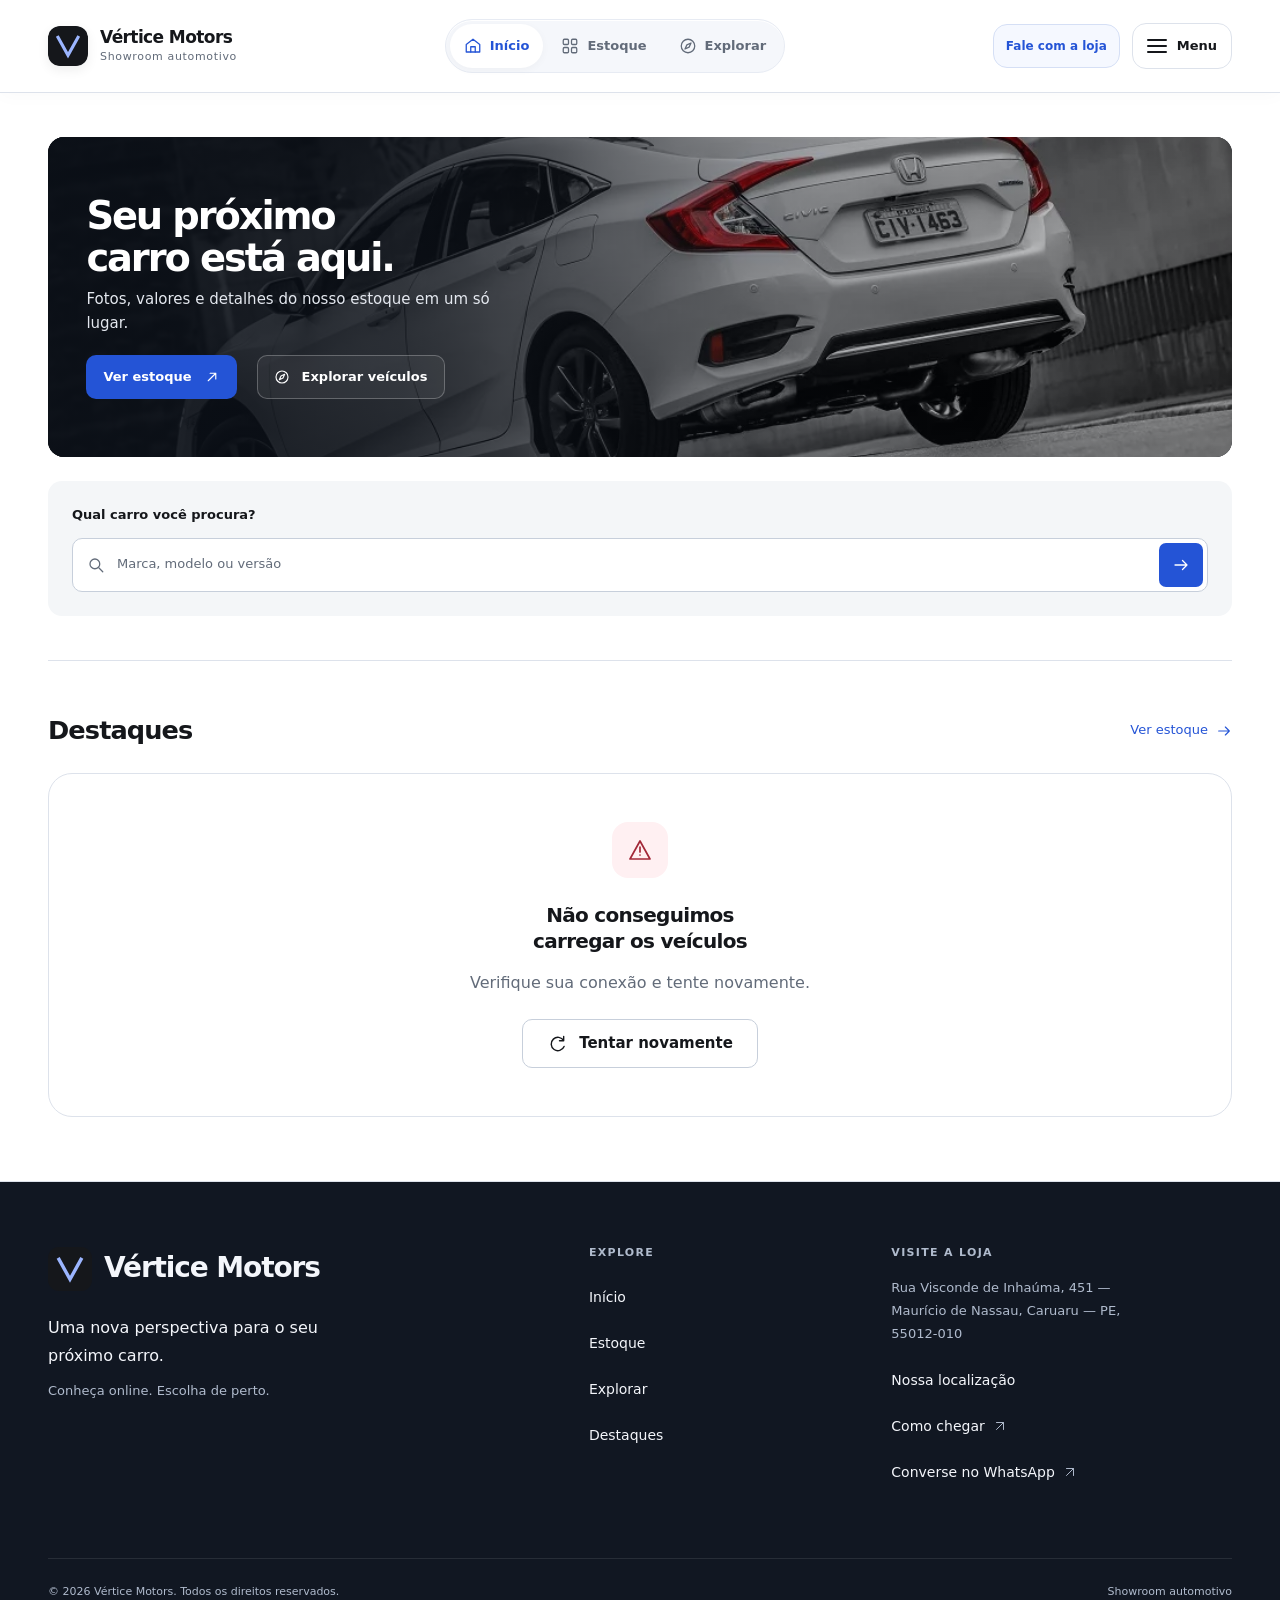
<file: index.html>
<!doctype html>
<html lang="pt-BR">
  <head>
    <meta charset="UTF-8">
    <meta name="viewport" content="width=device-width, initial-scale=1">
    <meta name="description" content="Vértice Motors. Uma nova perspectiva para conhecer e escolher seu próximo carro.">
    <meta name="theme-color" content="#f6f7f9">
    <title>Início | Vértice Motors</title>
    <link rel="icon" href="./assets/icons/favicon.svg" type="image/svg+xml">
    <link rel="stylesheet" href="./css/global.css">
    <link rel="stylesheet" href="./css/components.css">
    <link rel="stylesheet" href="./css/pages/home.css">
    <script type="module" src="./js/pages/home.js"></script>
  </head>
  <body class="home-page">
    <a class="skip-link" href="#conteudo">Pular para o conteúdo</a>
    <header class="site-header">
      <div class="container header-inner">
        <a class="brand" href="./index.html" data-brand-link aria-label="Vértice Motors — início">
          <img src="./assets/images/marca.svg" width="40" height="40" alt="" data-brand-logo>
          <span class="brand-copy"><span class="brand-name" data-brand-name>Vértice Motors</span><span class="brand-caption">Showroom automotivo</span></span>
        </a>
        <nav class="main-nav" aria-label="Navegação principal">
          <a href="./index.html" aria-current="page"><svg class="icon" viewBox="0 0 24 24" aria-hidden="true" focusable="false"><use href="./assets/icons/sprite.svg#home"></use></svg><span>Início</span></a>
          <a href="./estoque.html"><svg class="icon" viewBox="0 0 24 24" aria-hidden="true" focusable="false"><use href="./assets/icons/sprite.svg#grid"></use></svg><span>Estoque</span></a>
          <a href="./explorar.html"><svg class="icon" viewBox="0 0 24 24" aria-hidden="true" focusable="false"><use href="./assets/icons/sprite.svg#compass"></use></svg><span>Explorar</span></a>
        </nav>
        <div class="header-actions"><div class="header-contact">
          <button class="button button-small button-outline" type="button" disabled data-contact-placeholder>Contato em breve</button>
          <a class="button button-small button-outline" data-contact-link hidden target="_blank" rel="noopener noreferrer">Fale com a loja</a>
        </div><button class="menu-toggle" type="button" data-menu-toggle hidden aria-label="Abrir menu"><span class="menu-toggle-lines" aria-hidden="true"><span></span><span></span><span></span></span></button></div>
      </div>
    </header>

    <main class="container home-main" id="conteudo" tabindex="-1">
      <section class="home-intro" aria-labelledby="titulo">
        <div class="home-hero">
          <div class="home-intro-copy">
            <h1 id="titulo">Seu próximo carro está aqui.</h1>
            <p class="home-intro-description">Fotos, valores e detalhes do nosso estoque em um só lugar.</p>
            <div class="home-intro-links">
              <a class="button button-primary home-stock-link" href="./estoque.html">Ver estoque <svg class="icon" viewBox="0 0 24 24" aria-hidden="true" focusable="false"><use href="./assets/icons/sprite.svg#arrow-right"></use></svg></a>
              <a class="button home-explore-link" href="./explorar.html"><svg class="icon" viewBox="0 0 24 24" aria-hidden="true" focusable="false"><use href="./assets/icons/sprite.svg#compass"></use></svg>Explorar veículos</a>
            </div>
          </div>
          <div class="home-intro-media">
            <img src="./assets/images/hero-civic.webp" width="1024" height="682" alt="Honda Civic branco visto de três quartos pela traseira" fetchpriority="high" decoding="async">
          </div>
        </div>
        <form class="home-search" action="./estoque.html" method="get" role="search" aria-label="Buscar no estoque">
          <label for="home-search">Qual carro você procura?</label>
          <div class="home-search-field">
            <svg class="icon" viewBox="0 0 24 24" aria-hidden="true" focusable="false"><use href="./assets/icons/sprite.svg#search"></use></svg>
            <input id="home-search" name="busca" type="search" required pattern=".*\S.*" title="Digite uma marca, modelo ou versão." maxlength="100" placeholder="Marca, modelo ou versão" autocomplete="off">
            <button class="button button-primary" type="submit" aria-label="Buscar veículos"><svg class="icon" viewBox="0 0 24 24" aria-hidden="true" focusable="false"><use href="./assets/icons/sprite.svg#arrow-right"></use></svg></button>
          </div>
        </form>
      </section>

      <section class="home-selection" aria-labelledby="destaques-titulo"><div class="selection-heading"><h2 id="destaques-titulo" tabindex="-1">Destaques</h2><a class="text-link" href="./estoque.html">Ver estoque <svg class="icon" viewBox="0 0 24 24" aria-hidden="true" focusable="false"><use href="./assets/icons/sprite.svg#arrow-right"></use></svg></a></div><div id="destaques"></div></section>

      <noscript><p class="notice">Ative o JavaScript para usar o showroom completo. Você pode continuar navegando pelas páginas.</p></noscript>
    </main>

    <footer class="site-footer">
      <div class="container footer-inner" data-institutional-footer>
        <div><p class="footer-brand" data-brand-name>Vértice Motors</p><p class="footer-description" data-brand-description>Uma nova perspectiva para o seu próximo carro.</p></div>
        <div class="footer-location"><a class="text-link" href="./localizacao.html">Nossa localização</a><a class="text-link" data-instagram-link hidden target="_blank" rel="noopener noreferrer">Instagram</a></div>
        <p class="copyright">© <span data-current-year>2026</span> <span data-brand-name>Vértice Motors</span></p>
      </div>
    </footer>
  </body>
</html>
</file>
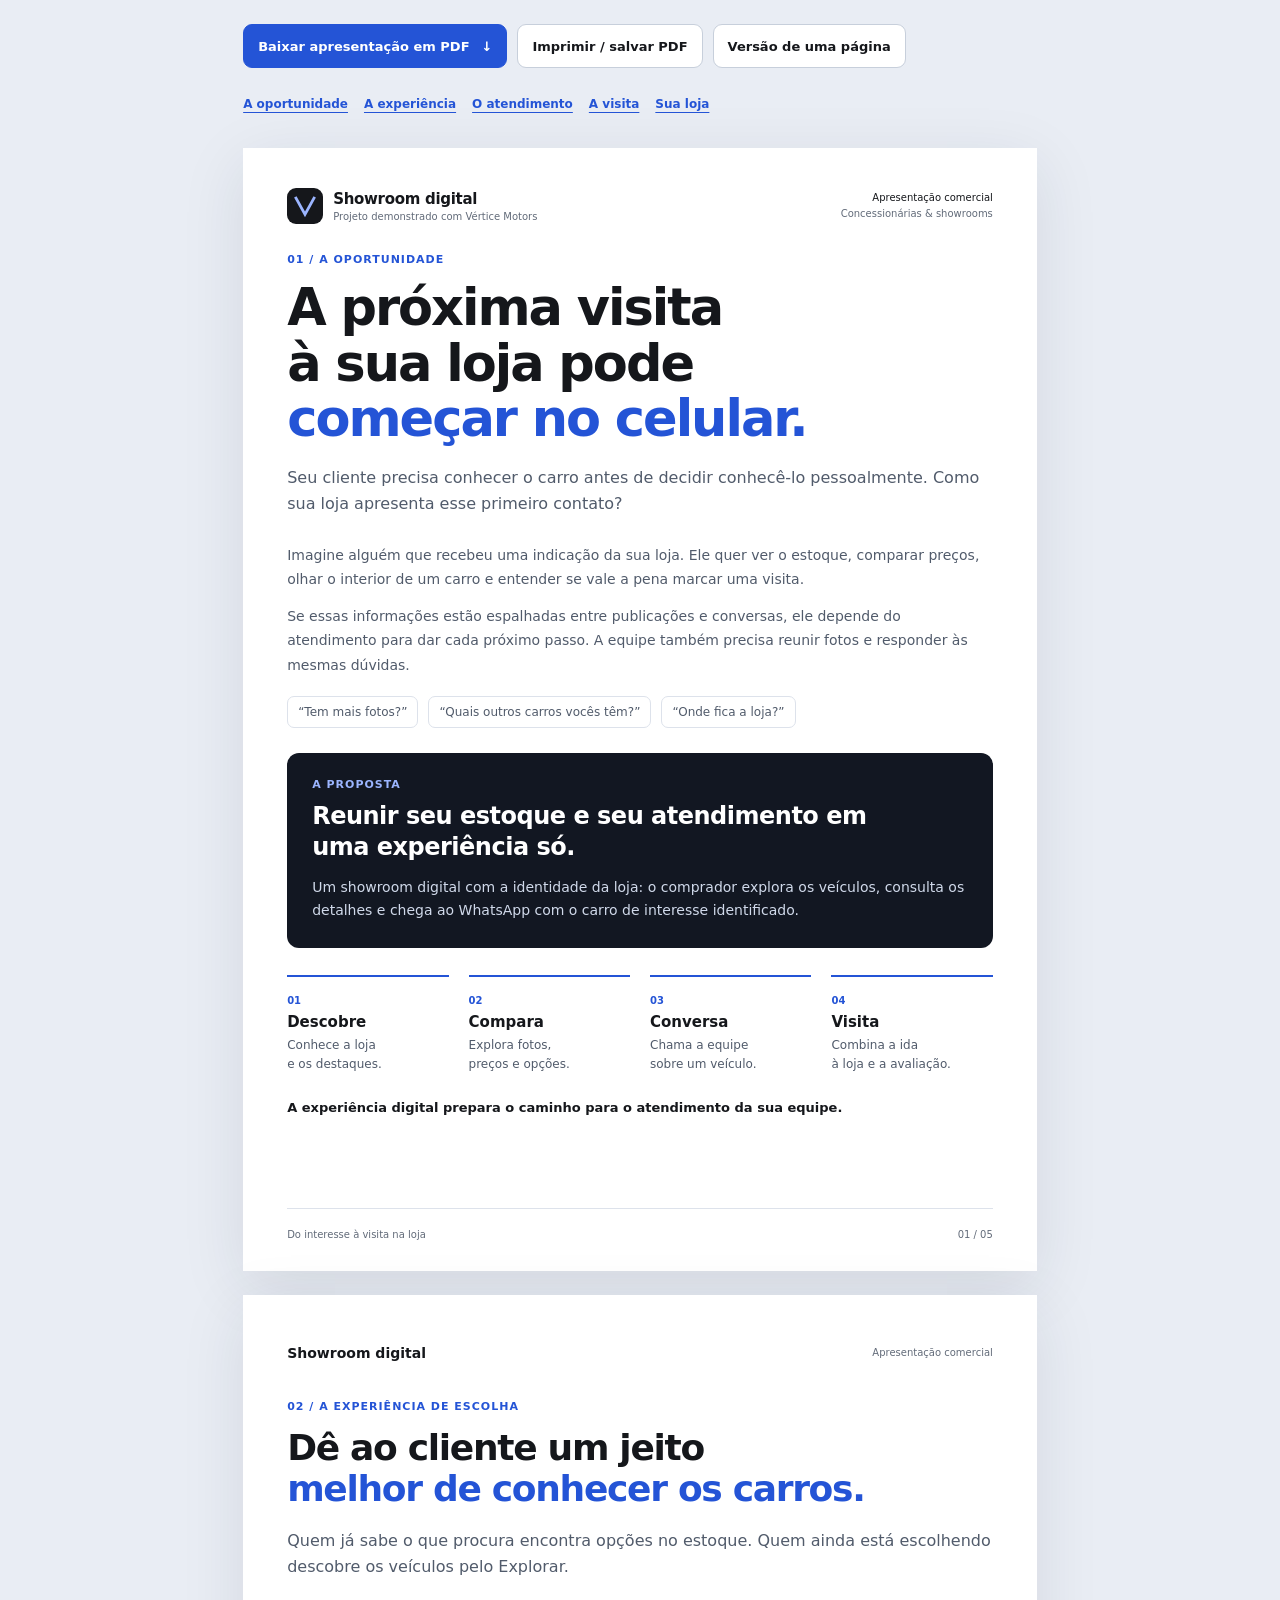
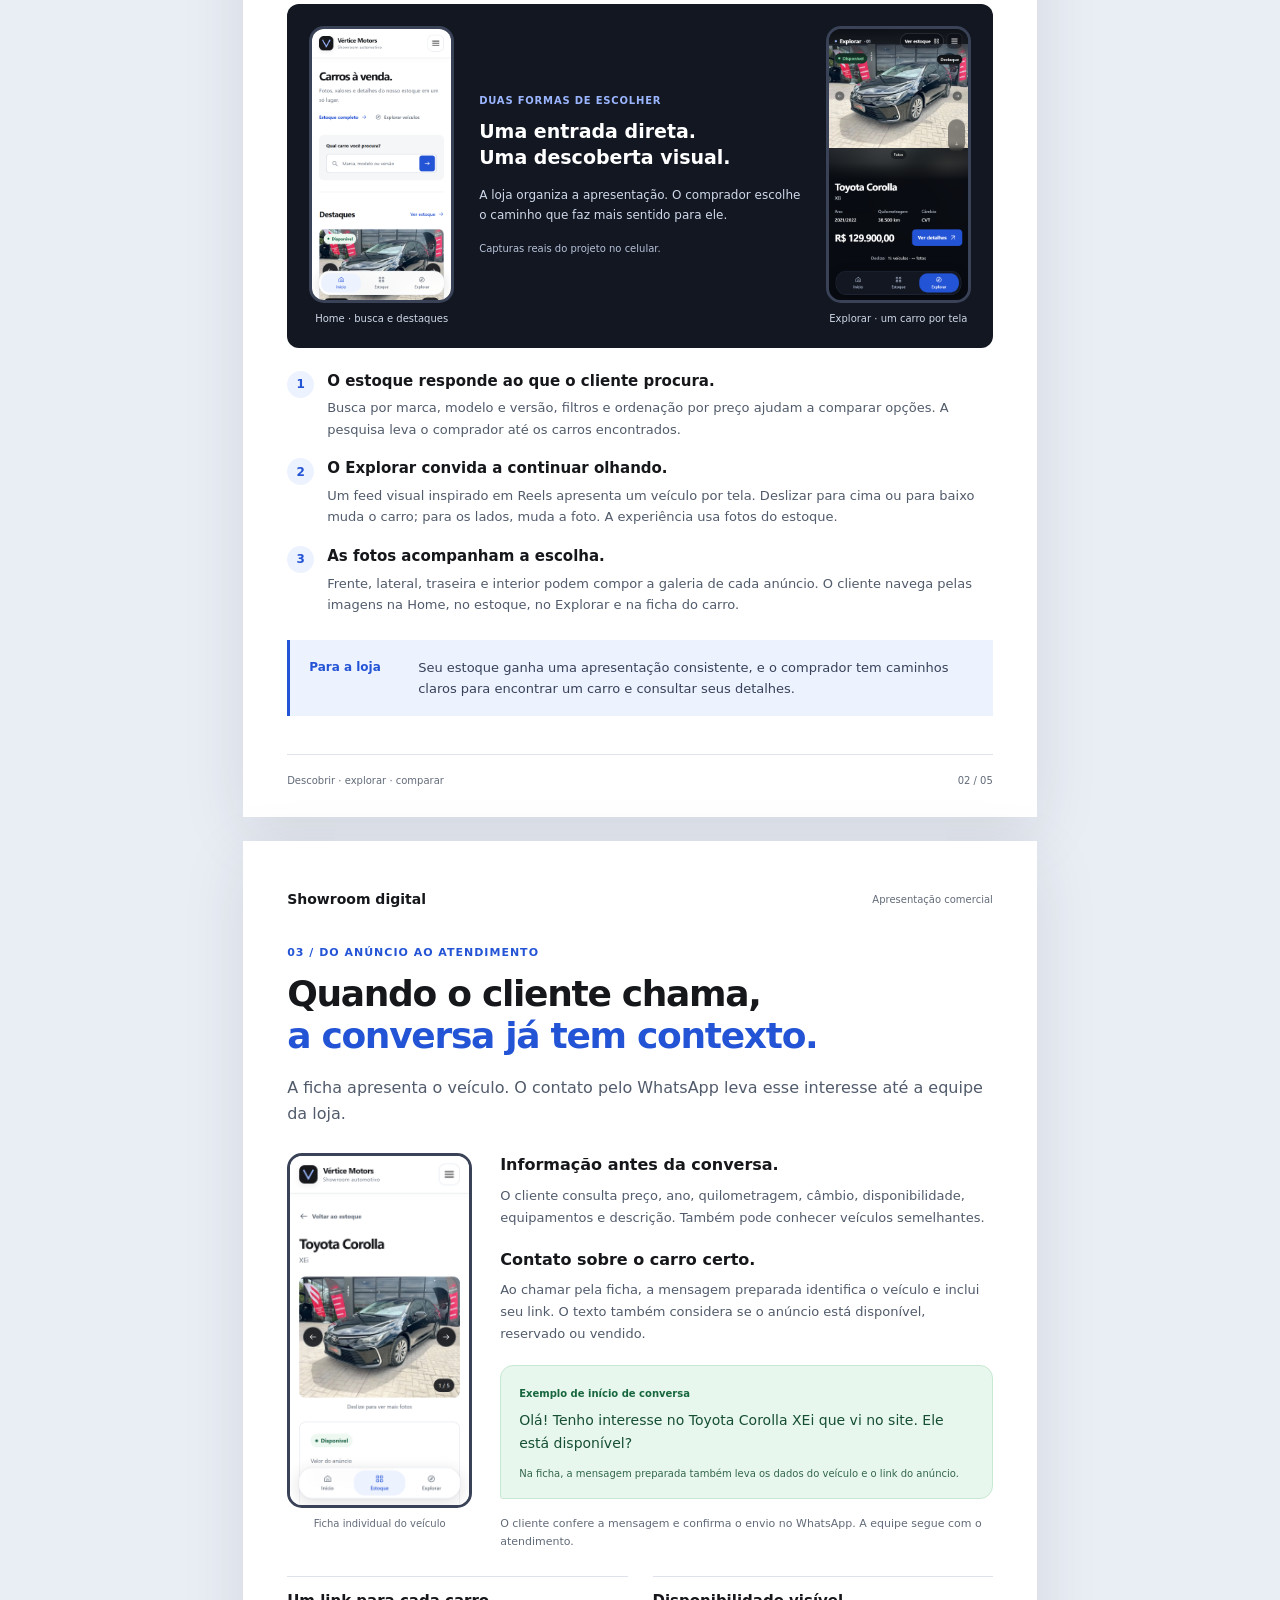
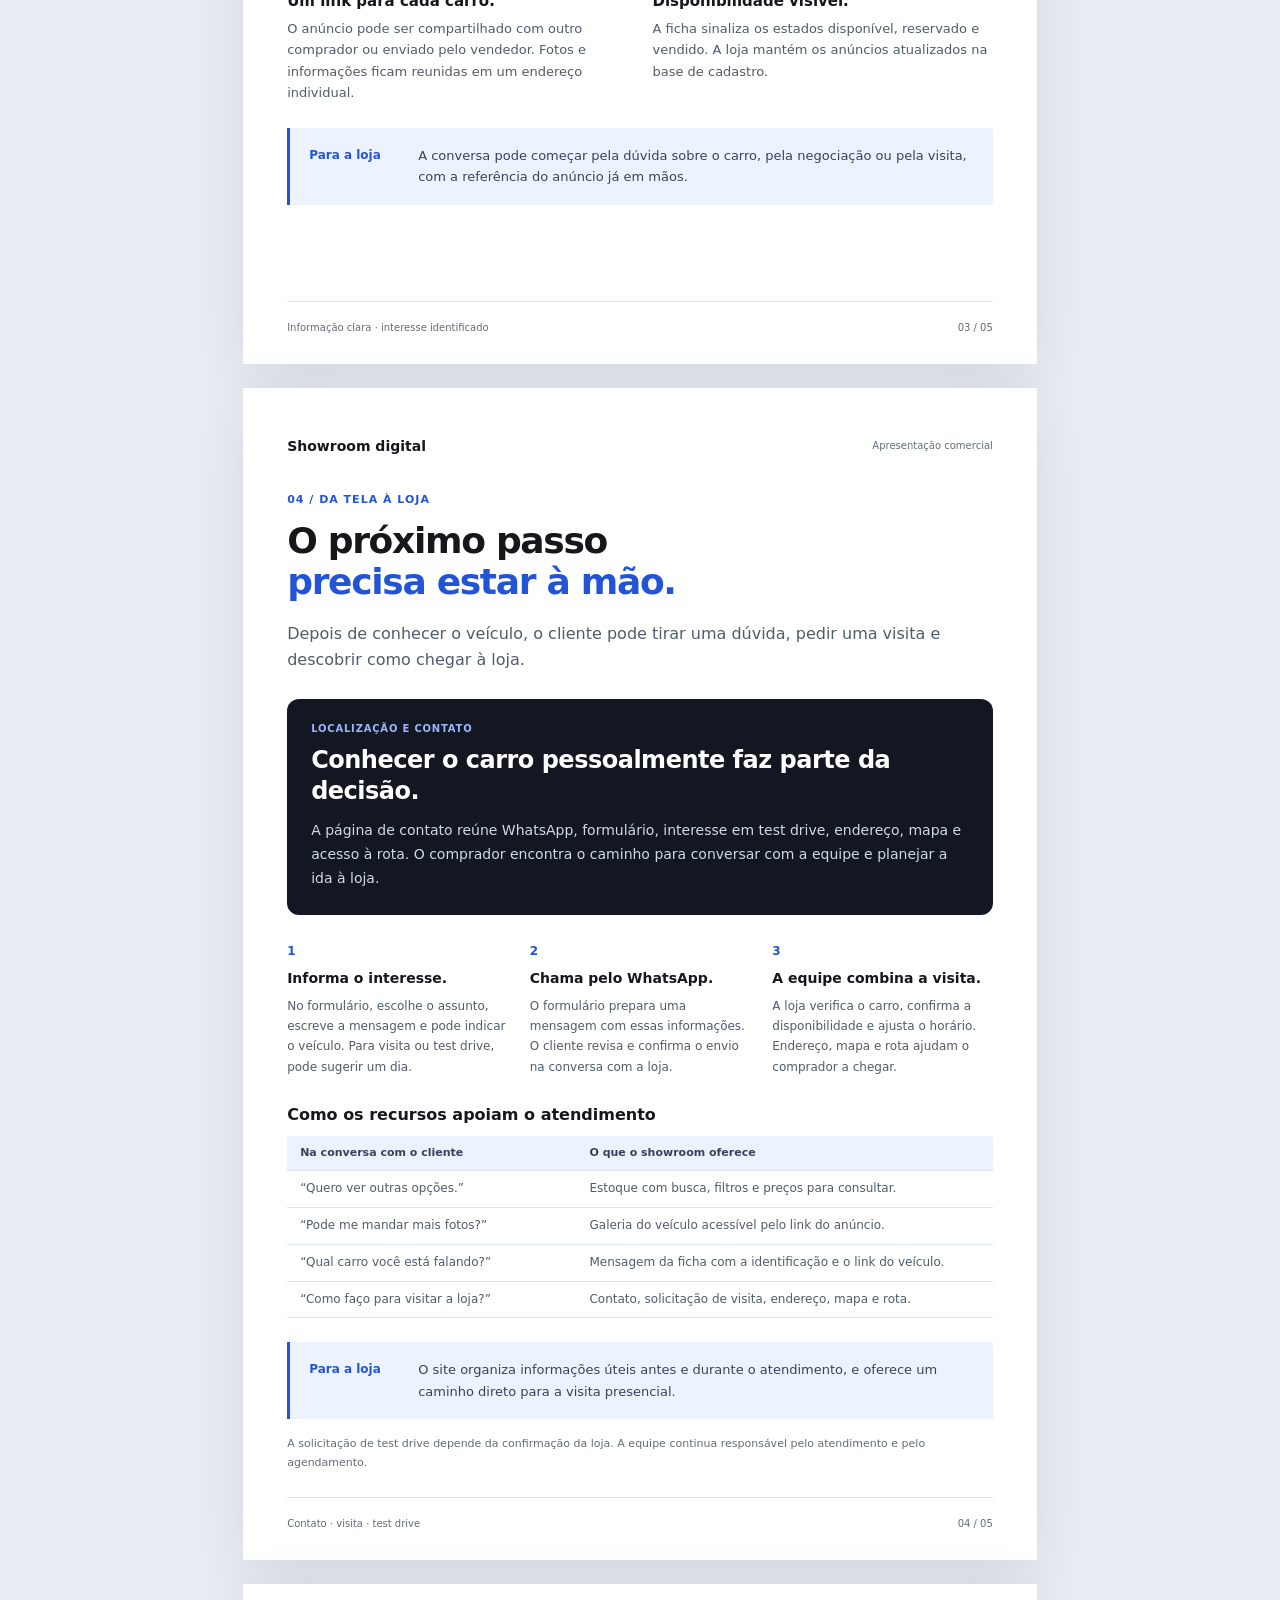
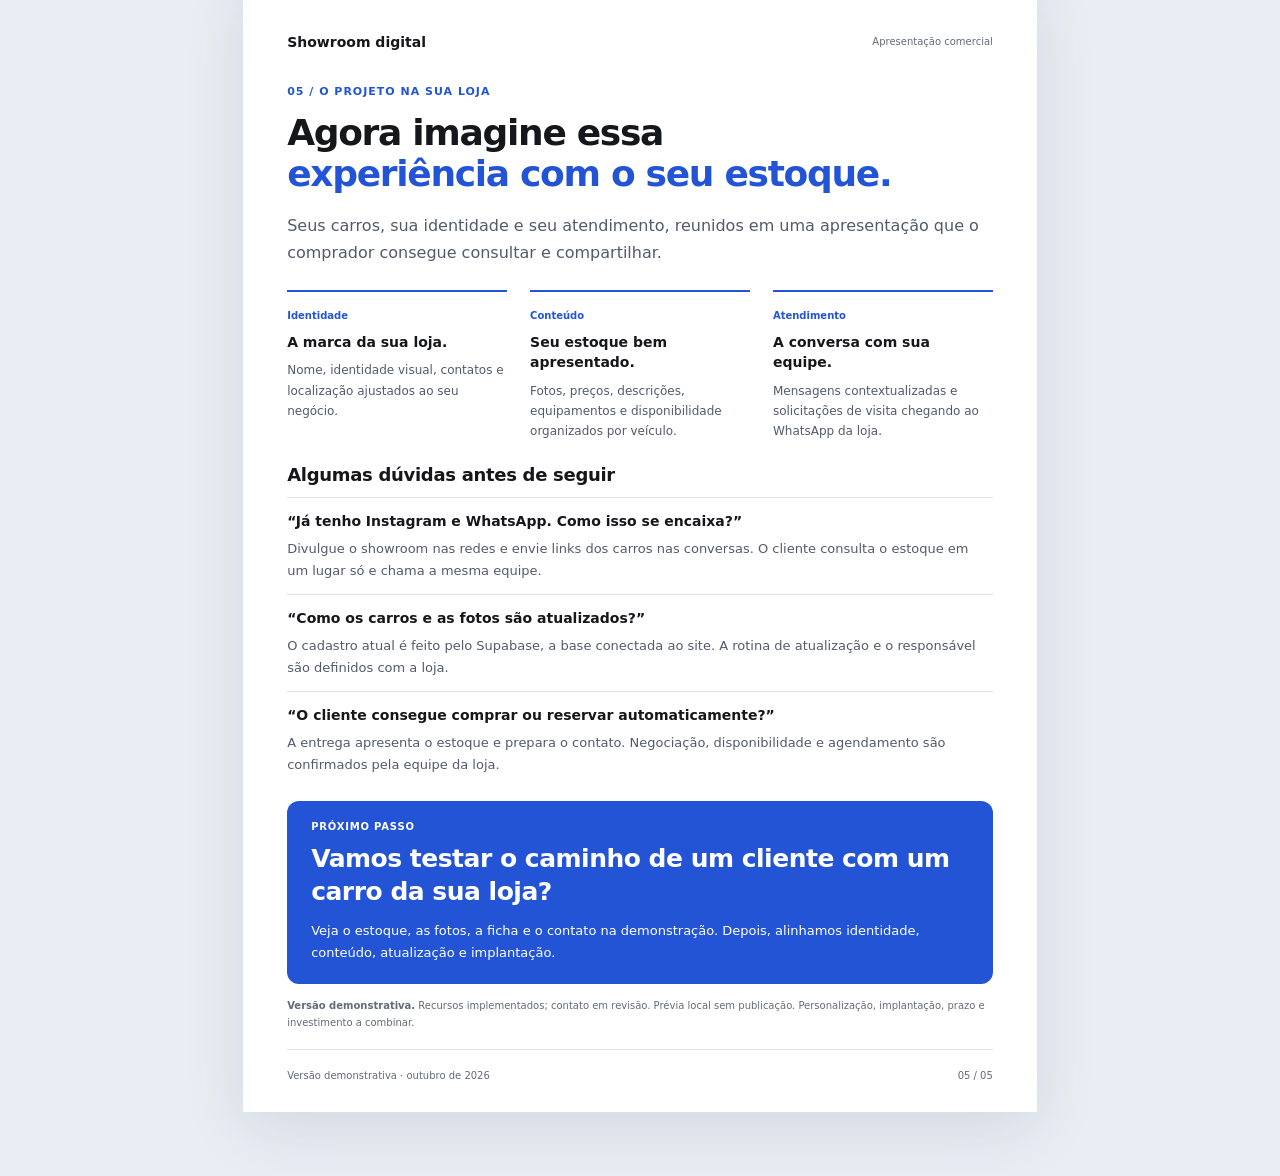
<file: apresentacao/index.html>
<!doctype html>
<html lang="pt-BR">
<head>
  <meta charset="UTF-8">
  <meta name="viewport" content="width=device-width, initial-scale=1">
  <meta name="description" content="Uma apresentação comercial do showroom digital, do primeiro interesse no carro ao atendimento e à visita à loja.">
  <meta name="theme-color" content="#121722">
  <title>Showroom digital — uma nova experiência para sua loja</title>
  <link rel="icon" href="../assets/icons/favicon.svg" type="image/svg+xml">
  <link rel="stylesheet" href="./apresentacao.css">
  <script src="./apresentacao.js" defer></script>
</head>
<body>
  <div class="presentation-tools" aria-label="Opções da apresentação">
    <a class="download" href="./showroom-digital.pdf" download>Baixar apresentação em PDF <span aria-hidden="true">↓</span></a>
    <button type="button" id="print-presentation" hidden>Imprimir / salvar PDF</button>
    <a href="./resumida.html">Versão de uma página</a>
  </div>
  <nav class="chapter-nav" aria-label="Partes da apresentação">
    <a href="#oportunidade">A oportunidade</a><a href="#experiencia">A experiência</a><a href="#atendimento">O atendimento</a><a href="#visita">A visita</a><a href="#sua-loja">Sua loja</a>
  </nav>

  <main class="presentation">
    <section class="sheet cover" id="oportunidade" aria-labelledby="title">
      <header class="document-header">
        <div class="brand"><img src="../assets/images/marca.svg" width="36" height="36" alt=""><div><strong>Showroom digital</strong><span>Projeto demonstrado com Vértice Motors</span></div></div>
        <p class="document-type">Apresentação comercial<span>Concessionárias &amp; showrooms</span></p>
      </header>
      <div class="page-content">
        <p class="eyebrow">01 / A oportunidade</p>
        <h1 id="title">A próxima visita<br>à sua loja pode<br><span>começar no celular.</span></h1>
        <p class="lead">Seu cliente precisa conhecer o carro antes de decidir conhecê-lo pessoalmente. Como sua loja apresenta esse primeiro contato?</p>
        <div class="opening-copy"><p>Imagine alguém que recebeu uma indicação da sua loja. Ele quer ver o estoque, comparar preços, olhar o interior de um carro e entender se vale a pena marcar uma visita.</p><p>Se essas informações estão espalhadas entre publicações e conversas, ele depende do atendimento para dar cada próximo passo. A equipe também precisa reunir fotos e responder às mesmas dúvidas.</p></div>
        <div class="question-strip" aria-label="Exemplos de dúvidas do cliente"><span>“Tem mais fotos?”</span><span>“Quais outros carros vocês têm?”</span><span>“Onde fica a loja?”</span></div>
        <aside class="value-box"><p class="eyebrow">A proposta</p><h2>Reunir seu estoque e seu atendimento em uma experiência só.</h2><p>Um showroom digital com a identidade da loja: o comprador explora os veículos, consulta os detalhes e chega ao WhatsApp com o carro de interesse identificado.</p></aside>
        <div class="journey" aria-label="Caminho do cliente"><div><span>01</span><strong>Descobre</strong><p>Conhece a loja<br>e os destaques.</p></div><div><span>02</span><strong>Compara</strong><p>Explora fotos,<br>preços e opções.</p></div><div><span>03</span><strong>Conversa</strong><p>Chama a equipe<br>sobre um veículo.</p></div><div><span>04</span><strong>Visita</strong><p>Combina a ida<br>à loja e a avaliação.</p></div></div>
        <p class="closing-line">A experiência digital prepara o caminho para o atendimento da sua equipe.</p>
      </div>
      <footer class="document-footer"><span>Do interesse à visita na loja</span><span>01 / 05</span></footer>
    </section>

    <section class="sheet" id="experiencia" aria-labelledby="experience-title">
      <header class="document-header"><span class="running-brand">Showroom digital</span><span class="running-label">Apresentação comercial</span></header>
      <div class="page-content">
        <p class="eyebrow">02 / A experiência de escolha</p>
        <h2 class="page-title" id="experience-title">Dê ao cliente um jeito<br><span>melhor de conhecer os carros.</span></h2>
        <p class="lead">Quem já sabe o que procura encontra opções no estoque. Quem ainda está escolhendo descobre os veículos pelo Explorar.</p>
        <div class="dual-preview">
          <figure><img src="./assets/home.png" width="780" height="1520" alt="Página inicial real do projeto, com busca e veículos em destaque."><figcaption>Home · busca e destaques</figcaption></figure>
          <div class="preview-caption"><span class="mini-label">Duas formas de escolher</span><h3>Uma entrada direta.<br>Uma descoberta visual.</h3><p>A loja organiza a apresentação. O comprador escolhe o caminho que faz mais sentido para ele.</p><p class="image-note">Capturas reais do projeto no celular.</p></div>
          <figure><img src="./assets/explorar.png" width="780" height="1520" alt="Explorar real, com um carro por tela, preço, informações e navegação entre veículos e fotos."><figcaption>Explorar · um carro por tela</figcaption></figure>
        </div>
        <div class="explanation-list">
          <div><span class="item-number">1</span><div><h3>O estoque responde ao que o cliente procura.</h3><p>Busca por marca, modelo e versão, filtros e ordenação por preço ajudam a comparar opções. A pesquisa leva o comprador até os carros encontrados.</p></div></div>
          <div><span class="item-number">2</span><div><h3>O Explorar convida a continuar olhando.</h3><p>Um feed visual inspirado em Reels apresenta um veículo por tela. Deslizar para cima ou para baixo muda o carro; para os lados, muda a foto. A experiência usa fotos do estoque.</p></div></div>
          <div><span class="item-number">3</span><div><h3>As fotos acompanham a escolha.</h3><p>Frente, lateral, traseira e interior podem compor a galeria de cada anúncio. O cliente navega pelas imagens na Home, no estoque, no Explorar e na ficha do carro.</p></div></div>
        </div>
        <aside class="takeaway"><strong>Para a loja</strong><p>Seu estoque ganha uma apresentação consistente, e o comprador tem caminhos claros para encontrar um carro e consultar seus detalhes.</p></aside>
      </div>
      <footer class="document-footer"><span>Descobrir · explorar · comparar</span><span>02 / 05</span></footer>
    </section>

    <section class="sheet" id="atendimento" aria-labelledby="contact-title">
      <header class="document-header"><span class="running-brand">Showroom digital</span><span class="running-label">Apresentação comercial</span></header>
      <div class="page-content">
        <p class="eyebrow">03 / Do anúncio ao atendimento</p>
        <h2 class="page-title" id="contact-title">Quando o cliente chama,<br><span>a conversa já tem contexto.</span></h2>
        <p class="lead">A ficha apresenta o veículo. O contato pelo WhatsApp leva esse interesse até a equipe da loja.</p>
        <div class="detail-story">
          <figure class="detail-preview"><img src="./assets/veiculo.png" width="780" height="1520" alt="Ficha real do Toyota Corolla, com galeria e informações do anúncio."><figcaption>Ficha individual do veículo</figcaption></figure>
          <div class="detail-copy">
            <h3>Informação antes da conversa.</h3><p>O cliente consulta preço, ano, quilometragem, câmbio, disponibilidade, equipamentos e descrição. Também pode conhecer veículos semelhantes.</p>
            <h3>Contato sobre o carro certo.</h3><p>Ao chamar pela ficha, a mensagem preparada identifica o veículo e inclui seu link. O texto também considera se o anúncio está disponível, reservado ou vendido.</p>
            <div class="message-example"><span>Exemplo de início de conversa</span><p>Olá! Tenho interesse no Toyota Corolla XEi que vi no site. Ele está disponível?</p><small>Na ficha, a mensagem preparada também leva os dados do veículo e o link do anúncio.</small></div>
            <p class="confirmation-note">O cliente confere a mensagem e confirma o envio no WhatsApp. A equipe segue com o atendimento.</p>
          </div>
        </div>
        <div class="two-benefits"><div><h3>Um link para cada carro.</h3><p>O anúncio pode ser compartilhado com outro comprador ou enviado pelo vendedor. Fotos e informações ficam reunidas em um endereço individual.</p></div><div><h3>Disponibilidade visível.</h3><p>A ficha sinaliza os estados disponível, reservado e vendido. A loja mantém os anúncios atualizados na base de cadastro.</p></div></div>
        <aside class="takeaway"><strong>Para a loja</strong><p>A conversa pode começar pela dúvida sobre o carro, pela negociação ou pela visita, com a referência do anúncio já em mãos.</p></aside>
      </div>
      <footer class="document-footer"><span>Informação clara · interesse identificado</span><span>03 / 05</span></footer>
    </section>

    <section class="sheet" id="visita" aria-labelledby="visit-title">
      <header class="document-header"><span class="running-brand">Showroom digital</span><span class="running-label">Apresentação comercial</span></header>
      <div class="page-content">
        <p class="eyebrow">04 / Da tela à loja</p>
        <h2 class="page-title" id="visit-title">O próximo passo<br><span>precisa estar à mão.</span></h2>
        <p class="lead">Depois de conhecer o veículo, o cliente pode tirar uma dúvida, pedir uma visita e descobrir como chegar à loja.</p>
        <div class="visit-panel"><span class="mini-label">Localização e contato</span><h3>Conhecer o carro pessoalmente faz parte da decisão.</h3><p>A página de contato reúne WhatsApp, formulário, interesse em test drive, endereço, mapa e acesso à rota. O comprador encontra o caminho para conversar com a equipe e planejar a ida à loja.</p></div>
        <div class="visit-steps"><div><span>1</span><h3>Informa o interesse.</h3><p>No formulário, escolhe o assunto, escreve a mensagem e pode indicar o veículo. Para visita ou test drive, pode sugerir um dia.</p></div><div><span>2</span><h3>Chama pelo WhatsApp.</h3><p>O formulário prepara uma mensagem com essas informações. O cliente revisa e confirma o envio na conversa com a loja.</p></div><div><span>3</span><h3>A equipe combina a visita.</h3><p>A loja verifica o carro, confirma a disponibilidade e ajusta o horário. Endereço, mapa e rota ajudam o comprador a chegar.</p></div></div>
        <h3 class="table-title">Como os recursos apoiam o atendimento</h3>
        <table class="benefit-table"><caption class="sr-only">Situações de atendimento e como o showroom ajuda</caption><thead><tr><th scope="col">Na conversa com o cliente</th><th scope="col">O que o showroom oferece</th></tr></thead><tbody><tr><td>“Quero ver outras opções.”</td><td>Estoque com busca, filtros e preços para consultar.</td></tr><tr><td>“Pode me mandar mais fotos?”</td><td>Galeria do veículo acessível pelo link do anúncio.</td></tr><tr><td>“Qual carro você está falando?”</td><td>Mensagem da ficha com a identificação e o link do veículo.</td></tr><tr><td>“Como faço para visitar a loja?”</td><td>Contato, solicitação de visita, endereço, mapa e rota.</td></tr></tbody></table>
        <aside class="takeaway"><strong>Para a loja</strong><p>O site organiza informações úteis antes e durante o atendimento, e oferece um caminho direto para a visita presencial.</p></aside>
        <p class="confirmation-note">A solicitação de test drive depende da confirmação da loja. A equipe continua responsável pelo atendimento e pelo agendamento.</p>
      </div>
      <footer class="document-footer"><span>Contato · visita · test drive</span><span>04 / 05</span></footer>
    </section>

    <section class="sheet final-page" id="sua-loja" aria-labelledby="store-title">
      <header class="document-header"><span class="running-brand">Showroom digital</span><span class="running-label">Apresentação comercial</span></header>
      <div class="page-content">
        <p class="eyebrow">05 / O projeto na sua loja</p>
        <h2 class="page-title" id="store-title">Agora imagine essa<br><span>experiência com o seu estoque.</span></h2>
        <p class="lead">Seus carros, sua identidade e seu atendimento, reunidos em uma apresentação que o comprador consegue consultar e compartilhar.</p>
        <div class="setup-grid"><div><span>Identidade</span><h3>A marca da sua loja.</h3><p>Nome, identidade visual, contatos e localização ajustados ao seu negócio.</p></div><div><span>Conteúdo</span><h3>Seu estoque bem apresentado.</h3><p>Fotos, preços, descrições, equipamentos e disponibilidade organizados por veículo.</p></div><div><span>Atendimento</span><h3>A conversa com sua equipe.</h3><p>Mensagens contextualizadas e solicitações de visita chegando ao WhatsApp da loja.</p></div></div>
        <div class="decision-questions" aria-labelledby="questions-title"><h3 id="questions-title">Algumas dúvidas antes de seguir</h3><div><h4>“Já tenho Instagram e WhatsApp. Como isso se encaixa?”</h4><p>Divulgue o showroom nas redes e envie links dos carros nas conversas. O cliente consulta o estoque em um lugar só e chama a mesma equipe.</p></div><div><h4>“Como os carros e as fotos são atualizados?”</h4><p>O cadastro atual é feito pelo Supabase, a base conectada ao site. A rotina de atualização e o responsável são definidos com a loja.</p></div><div><h4>“O cliente consegue comprar ou reservar automaticamente?”</h4><p>A entrega apresenta o estoque e prepara o contato. Negociação, disponibilidade e agendamento são confirmados pela equipe da loja.</p></div></div>
        <aside class="proposal-close"><p class="mini-label">Próximo passo</p><h3>Vamos testar o caminho de um cliente com um carro da sua loja?</h3><p>Veja o estoque, as fotos, a ficha e o contato na demonstração. Depois, alinhamos identidade, conteúdo, atualização e implantação.</p></aside>
        <div class="project-status"><p><strong>Versão demonstrativa.</strong> Recursos implementados; contato em revisão. Prévia local sem publicação. Personalização, implantação, prazo e investimento a combinar.</p></div>
      </div>
      <footer class="document-footer"><span>Versão demonstrativa · outubro de 2026</span><span>05 / 05</span></footer>
    </section>
  </main>
</body>
</html>
</file>
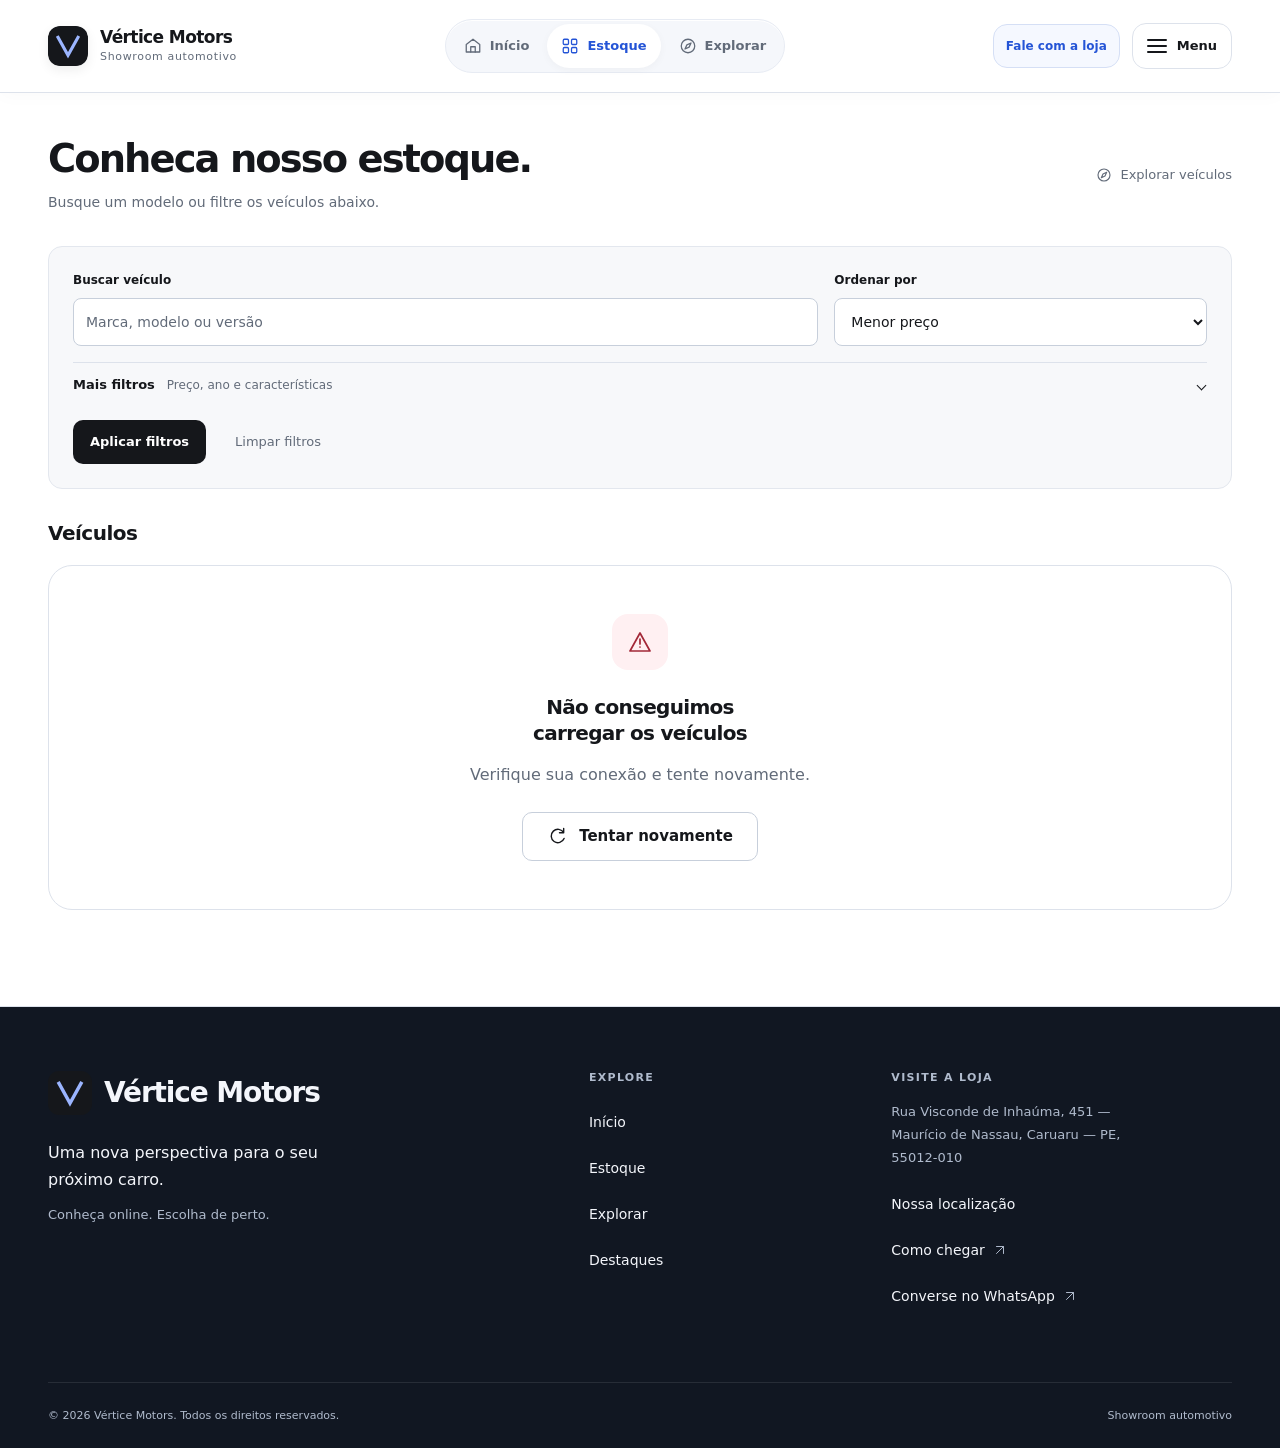
<file: estoque.html>
<!doctype html>
<html lang="pt-BR">
  <head>
    <meta charset="UTF-8">
    <meta name="viewport" content="width=device-width, initial-scale=1">
    <meta name="description" content="Conheça o estoque da Vértice Motors e encontre o carro que combina com você.">
    <meta name="theme-color" content="#f6f7f9">
    <title>Estoque | Vértice Motors</title>
    <link rel="icon" href="./assets/icons/favicon.svg" type="image/svg+xml">
    <link rel="stylesheet" href="./css/global.css">
    <link rel="stylesheet" href="./css/components.css">
    <link rel="stylesheet" href="./css/pages/estoque.css">
    <script type="module" src="./js/pages/estoque.js"></script>
  </head>
  <body class="stock-page">
    <a class="skip-link" href="#conteudo">Pular para o conteúdo</a>
    <header class="site-header">
      <div class="container header-inner">
        <a class="brand" href="./index.html" data-brand-link aria-label="Vértice Motors — início">
          <img src="./assets/images/marca.svg" width="40" height="40" alt="" data-brand-logo>
          <span class="brand-copy"><span class="brand-name" data-brand-name>Vértice Motors</span><span class="brand-caption">Showroom automotivo</span></span>
        </a>
        <nav class="main-nav" aria-label="Navegação principal">
          <a href="./index.html"><svg class="icon" viewBox="0 0 24 24" aria-hidden="true" focusable="false"><use href="./assets/icons/sprite.svg#home"></use></svg><span>Início</span></a>
          <a href="./estoque.html" aria-current="page"><svg class="icon" viewBox="0 0 24 24" aria-hidden="true" focusable="false"><use href="./assets/icons/sprite.svg#grid"></use></svg><span>Estoque</span></a>
          <a href="./explorar.html"><svg class="icon" viewBox="0 0 24 24" aria-hidden="true" focusable="false"><use href="./assets/icons/sprite.svg#compass"></use></svg><span>Explorar</span></a>
        </nav>
        <div class="header-actions"><div class="header-contact">
          <button class="button button-small button-outline" type="button" disabled data-contact-placeholder>Contato em breve</button>
          <a class="button button-small button-outline" data-contact-link hidden target="_blank" rel="noopener noreferrer">Fale com a loja</a>
        </div><button class="menu-toggle" type="button" data-menu-toggle hidden aria-label="Abrir menu"><span class="menu-toggle-lines" aria-hidden="true"><span></span><span></span><span></span></span></button></div>
      </div>
    </header>

    <main class="container page-main stock-main" id="conteudo" tabindex="-1">
      <div class="stock-heading">
        <div><h1>Conheca nosso estoque.</h1><p>Busque um modelo ou filtre os veículos abaixo.</p></div>
        <a class="text-link stock-explore-link" href="./explorar.html"><svg class="icon" viewBox="0 0 24 24" aria-hidden="true" focusable="false"><use href="./assets/icons/sprite.svg#compass"></use></svg>Explorar veículos</a>
      </div>
      <form id="stock-filters" class="stock-filters surface" hidden>
        <div class="stock-toolbar">
          <label class="field search-field" for="busca">Buscar veículo<input id="busca" name="busca" type="search" maxlength="100" placeholder="Marca, modelo ou versão" autocomplete="off"></label>
          <label class="field" for="ordenacao">Ordenar por<select id="ordenacao" name="ordenacao"><option value="menor_preco">Menor preço</option><option value="maior_preco">Maior preço</option><option value="recentes">Recém-adicionados</option></select></label>
        </div>
        <details id="filter-details"><summary><span>Mais filtros</span><span class="filter-summary-note">Preço, ano e características</span></summary><div class="filter-grid"><label class="field" for="precoMin">Preço mínimo (R$)<input id="precoMin" name="precoMin" type="number" min="0" max="9007199254740991" step="0.01" inputmode="decimal" placeholder="Sem limite"></label>
<label class="field" for="precoMax">Preço máximo (R$)<input id="precoMax" name="precoMax" type="number" min="0" max="9007199254740991" step="0.01" inputmode="decimal" placeholder="Sem limite"></label>
<label class="field" for="anoMin">Ano-modelo mínimo<input id="anoMin" name="anoMin" type="number" min="1900" max="2100" step="1" inputmode="numeric" placeholder="Sem limite"></label>
<label class="field" for="anoMax">Ano-modelo máximo<input id="anoMax" name="anoMax" type="number" min="1900" max="2100" step="1" inputmode="numeric" placeholder="Sem limite"></label>
<label class="field" for="kmMax">Quilometragem máxima (km)<input id="kmMax" name="kmMax" type="number" min="0" max="9007199254740991" step="1" inputmode="numeric" placeholder="Sem limite"></label>
<label class="field" for="cambio">Câmbio<select id="cambio" name="cambio"><option value="">Todas as opções</option><option value="manual">Manual</option><option value="automatico">Automático</option><option value="automatizado">Automatizado</option><option value="cvt">CVT</option></select></label>
<label class="field" for="categoria">Categoria<select id="categoria" name="categoria"><option value="">Todas as opções</option><option value="hatch">Hatch</option><option value="sedan">Sedan</option><option value="suv">SUV</option><option value="picape">Picape</option><option value="coupe">Cupê</option><option value="conversivel">Conversível</option><option value="perua">Perua</option><option value="minivan">Minivan</option><option value="van">Van</option></select></label></div></details>
        <div class="filter-actions"><button class="button button-primary" type="submit">Aplicar filtros</button><button class="button button-outline" type="button" id="clear-filters">Limpar filtros</button></div>
        <p id="filter-feedback" class="filter-feedback" role="status"></p>
      </form>
      <section class="stock-results" aria-labelledby="estoque-titulo">
        <div class="results-heading"><h2 id="estoque-titulo" tabindex="-1">Veículos</h2><p id="result-count" role="status"></p></div>
        <div id="stock-results"></div><div id="pagination-feedback"></div>
        <div class="load-more"><button id="load-more" class="button button-outline" type="button" hidden>Carregar mais</button></div>
      </section>
      <noscript><p class="notice">Ative o JavaScript para usar o showroom completo. Você pode continuar navegando pelas páginas.</p></noscript>
    </main>

    <footer class="site-footer">
      <div class="container footer-inner" data-institutional-footer>
        <div><p class="footer-brand" data-brand-name>Vértice Motors</p><p class="footer-description" data-brand-description>Uma nova perspectiva para o seu próximo carro.</p></div>
        <div class="footer-location"><p data-store-address>Localização em breve.</p><a class="text-link" href="./localizacao.html">Nossa localização</a><a class="text-link" data-maps-link hidden target="_blank" rel="noopener noreferrer">Como chegar</a><a class="text-link" data-instagram-link hidden target="_blank" rel="noopener noreferrer">Instagram</a></div>
        <p class="copyright">© <span data-current-year>2026</span> <span data-brand-name>Vértice Motors</span></p>
      </div>
    </footer>
  </body>
</html>
</file>
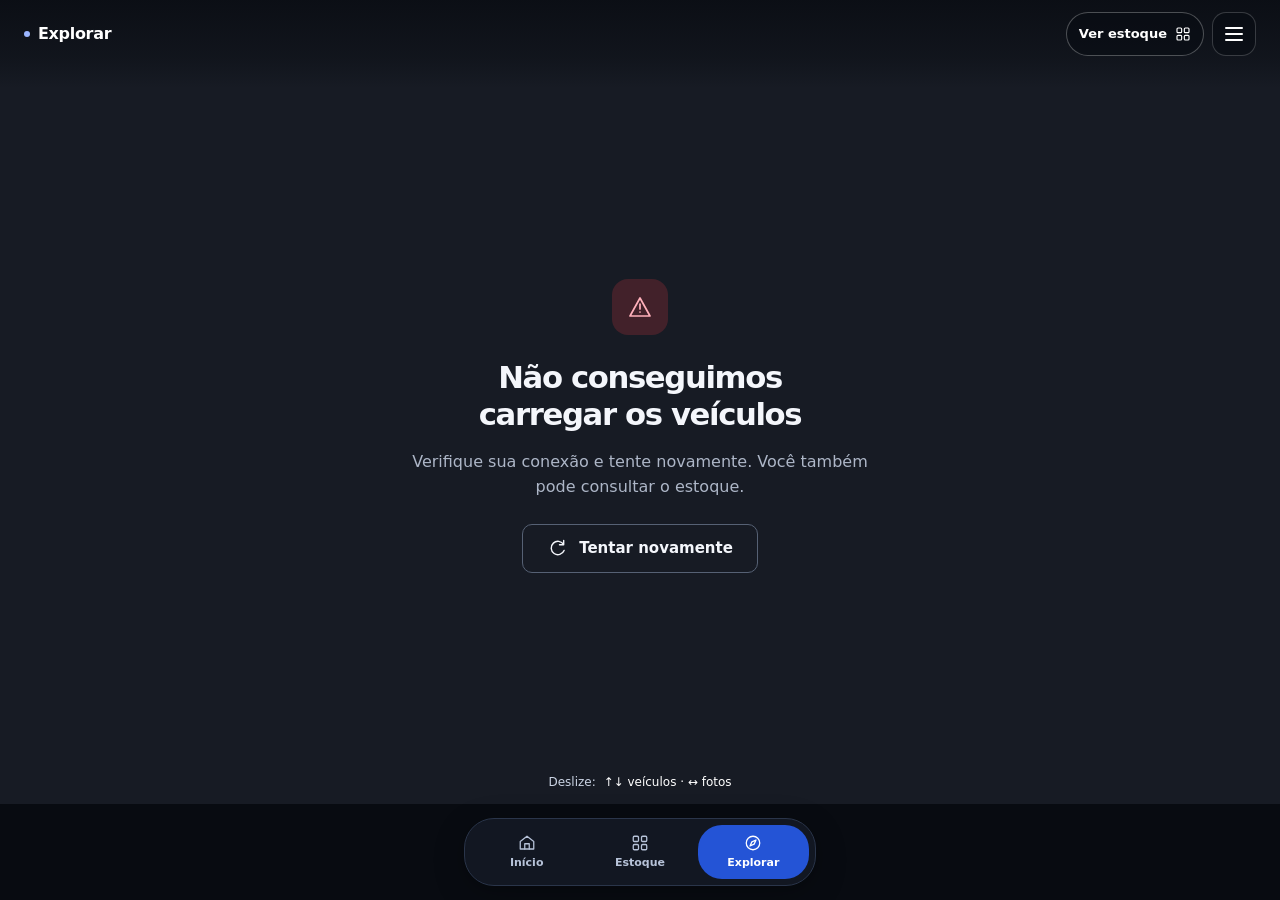
<file: explorar.html>
<!doctype html>
<html lang="pt-BR">
  <head>
    <meta charset="UTF-8">
    <meta name="viewport" content="width=device-width, initial-scale=1">
    <meta name="description" content="Uma nova forma de descobrir seu próximo carro no showroom da Vértice Motors.">
    <meta name="theme-color" content="#0e1117">
    <title>Explorar | Vértice Motors</title>
    <link rel="icon" href="./assets/icons/favicon.svg" type="image/svg+xml">
    <link rel="stylesheet" href="./css/global.css">
    <link rel="stylesheet" href="./css/components.css">
    <link rel="stylesheet" href="./css/pages/explorar.css">
    <script type="module" src="./js/pages/explorar.js"></script>
  </head>
  <body class="theme-dark explore-feed-page">
    <a class="skip-link" href="#conteudo">Pular para o conteúdo</a>
    <nav class="main-nav" aria-label="Navegação principal">
          <a href="./index.html"><svg class="icon" viewBox="0 0 24 24" aria-hidden="true" focusable="false"><use href="./assets/icons/sprite.svg#home"></use></svg><span>Início</span></a>
          <a href="./estoque.html"><svg class="icon" viewBox="0 0 24 24" aria-hidden="true" focusable="false"><use href="./assets/icons/sprite.svg#grid"></use></svg><span>Estoque</span></a>
          <a href="./explorar.html" aria-current="page"><svg class="icon" viewBox="0 0 24 24" aria-hidden="true" focusable="false"><use href="./assets/icons/sprite.svg#compass"></use></svg><span>Explorar</span></a>
    </nav>

    <main class="explore-main" id="conteudo" tabindex="-1">
      <div class="explore-heading sr-only">
        <h1 id="titulo">Uma descoberta de cada vez.</h1>
        <p id="explore-instructions">Deslize para cima para o próximo veículo e para baixo para voltar. Deslize para os lados para trocar as fotos. Use também os botões ou as setas do teclado.</p>
      </div>
      <section id="explore-stage" class="explore-stage" aria-label="Seleção de veículos" aria-roledescription="carrossel" aria-describedby="explore-instructions" tabindex="0">
        <div class="feed-topbar"><p class="feed-label"><span class="accent-dot" aria-hidden="true"></span>Explorar <span id="feed-counter" aria-hidden="true"></span></p><div class="feed-topbar-actions"><a class="text-link feed-stock-link" href="./estoque.html">Ver estoque <svg class="icon" viewBox="0 0 24 24" aria-hidden="true" focusable="false"><use href="./assets/icons/sprite.svg#grid"></use></svg></a><button class="menu-toggle feed-menu-toggle" type="button" data-menu-toggle hidden aria-label="Abrir menu"><span class="menu-toggle-lines" aria-hidden="true"><span></span><span></span><span></span></span></button></div></div>
        <p id="explore-position" class="sr-only" role="status" aria-live="polite" aria-atomic="true"></p>
        <div id="explore-vehicle"><noscript><p class="notice">Ative o JavaScript para explorar os veículos. O menu e o estoque continuam acessíveis.</p></noscript></div>
        <div id="explore-feedback"></div>
        <div id="explore-controls" class="explore-controls" hidden>
          <button id="explore-previous" class="button button-outline" type="button"><svg class="icon" viewBox="0 0 24 24" aria-hidden="true" focusable="false"><use href="./assets/icons/sprite.svg#arrow-left"></use></svg><span class="sr-only">Anterior</span></button>
          <button id="explore-next" class="button button-outline" type="button"><span class="sr-only">Próximo</span><svg class="icon" viewBox="0 0 24 24" aria-hidden="true" focusable="false"><use href="./assets/icons/sprite.svg#arrow-right"></use></svg></button>
        </div>
        <p id="feed-hint" class="feed-hint" aria-hidden="true">Deslize: <span>↑↓ veículos · ↔ fotos</span></p>
      </section>
    </main>

    <footer class="site-footer">
      <div class="container footer-inner">
        <div><p class="footer-brand" data-brand-name>Vértice Motors</p><p class="footer-description" data-brand-description>Uma nova perspectiva para o seu próximo carro.</p></div>
        <div class="footer-location"><p data-store-address>Localização em breve.</p><a class="text-link" data-maps-link hidden target="_blank" rel="noopener noreferrer">Como chegar</a><a class="text-link" data-instagram-link hidden target="_blank" rel="noopener noreferrer">Instagram</a></div>
        <p class="copyright">© <span data-current-year>2026</span> <span data-brand-name>Vértice Motors</span></p>
      </div>
    </footer>
  </body>
</html>
</file>
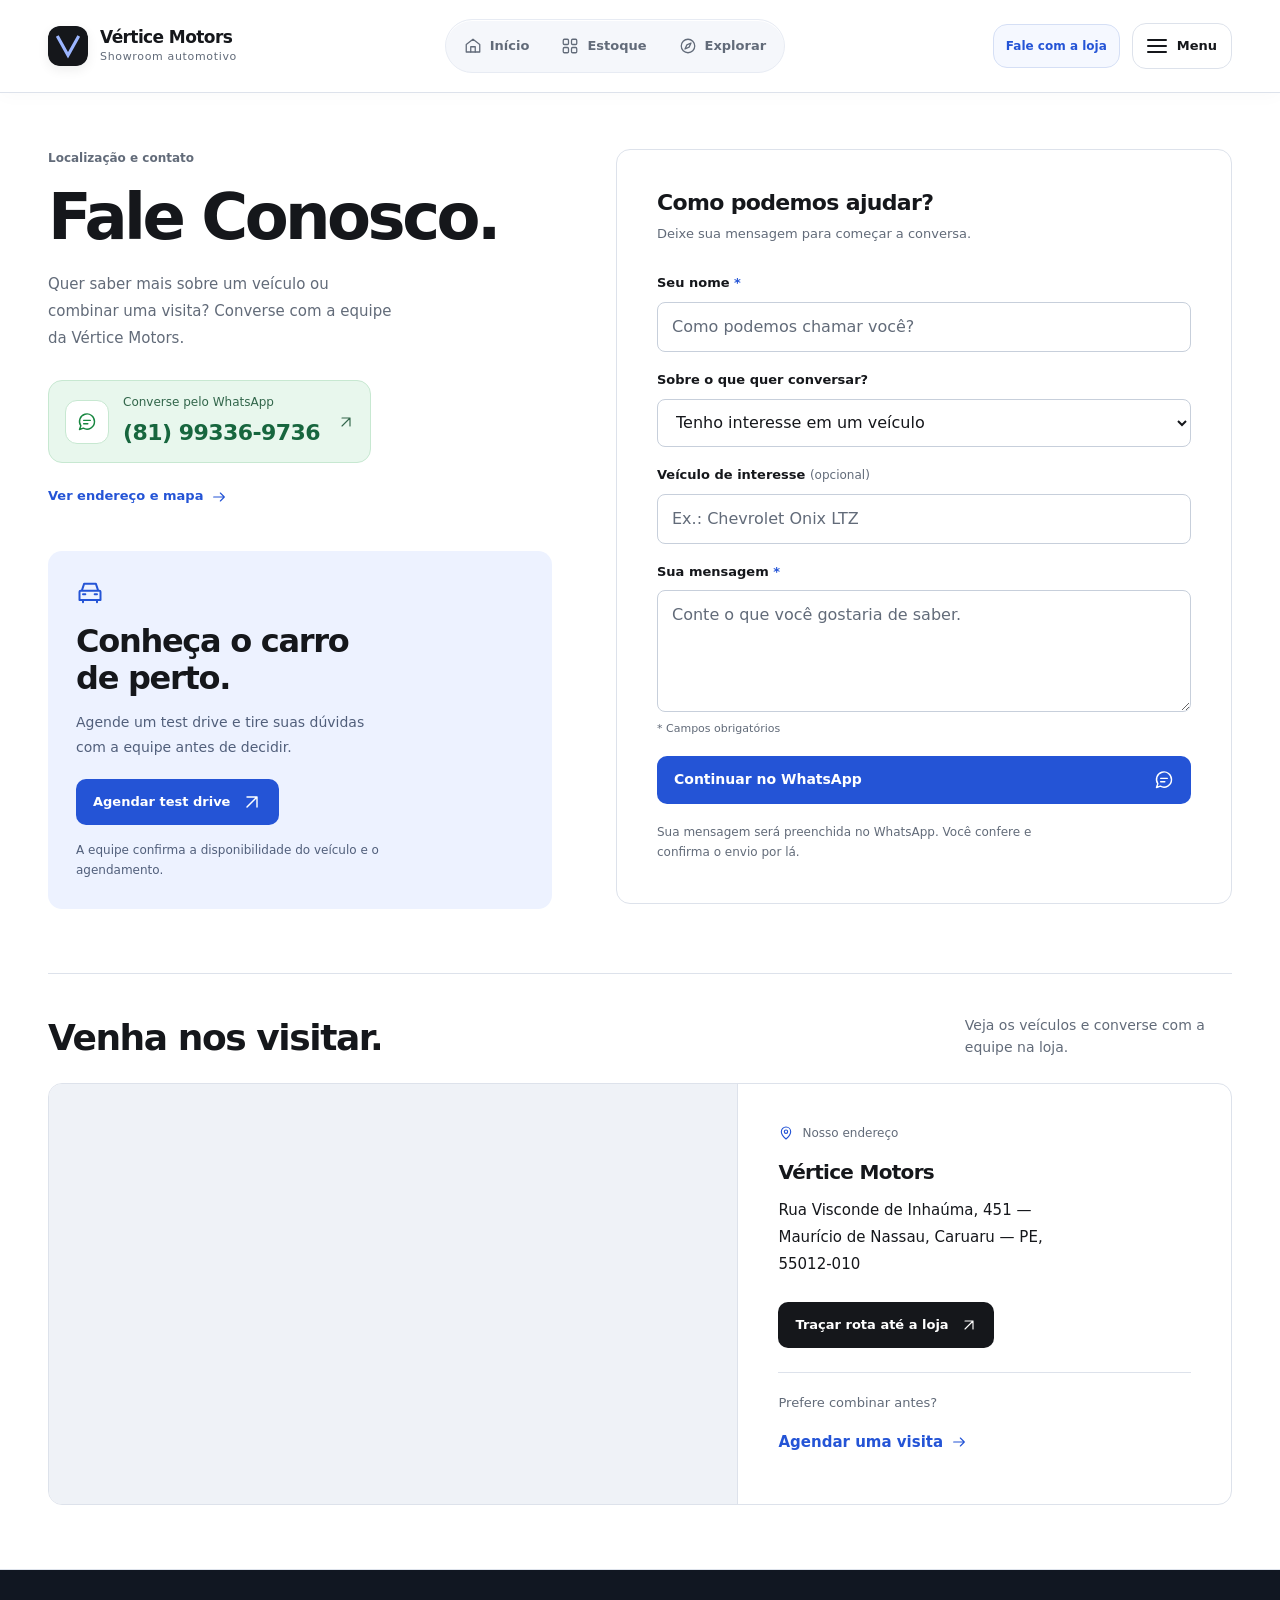
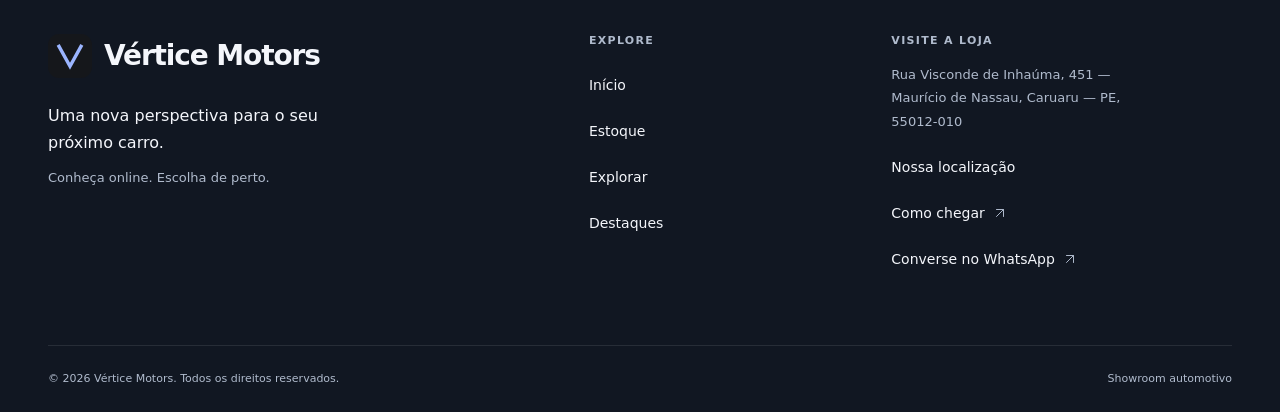
<file: localizacao.html>
<!doctype html>
<html lang="pt-BR">
  <head>
    <meta charset="UTF-8">
    <meta name="viewport" content="width=device-width, initial-scale=1">
    <meta name="description" content="Fale com a Vértice Motors, agende um test drive e encontre nossa loja em Caruaru. Prepare sua mensagem e continue o atendimento pelo WhatsApp.">
    <meta name="theme-color" content="#f6f7f9">
    <title>Localização e contato | Vértice Motors</title>
    <link rel="icon" href="./assets/icons/favicon.svg" type="image/svg+xml">
    <link rel="stylesheet" href="./css/global.css">
    <link rel="stylesheet" href="./css/components.css">
    <link rel="stylesheet" href="./css/pages/localizacao.css">
    <script type="module" src="./js/pages/localizacao.js"></script>
  </head>
  <body class="location-page">
    <a class="skip-link" href="#conteudo">Pular para o conteúdo</a>
    <header class="site-header">
      <div class="container header-inner">
        <a class="brand" href="./index.html" data-brand-link aria-label="Vértice Motors — início">
          <img src="./assets/images/marca.svg" width="40" height="40" alt="" data-brand-logo>
          <span class="brand-copy"><span class="brand-name" data-brand-name>Vértice Motors</span><span class="brand-caption">Showroom automotivo</span></span>
        </a>
        <nav class="main-nav" aria-label="Navegação principal">
          <a href="./index.html"><svg class="icon" viewBox="0 0 24 24" aria-hidden="true" focusable="false"><use href="./assets/icons/sprite.svg#home"></use></svg><span>Início</span></a>
          <a href="./estoque.html"><svg class="icon" viewBox="0 0 24 24" aria-hidden="true" focusable="false"><use href="./assets/icons/sprite.svg#grid"></use></svg><span>Estoque</span></a>
          <a href="./explorar.html"><svg class="icon" viewBox="0 0 24 24" aria-hidden="true" focusable="false"><use href="./assets/icons/sprite.svg#compass"></use></svg><span>Explorar</span></a>
        </nav>
        <div class="header-actions">
          <div class="header-contact">
            <button class="button button-small button-outline" type="button" disabled data-contact-placeholder>Contato em breve</button>
            <a class="button button-small button-outline" data-contact-link hidden target="_blank" rel="noopener noreferrer">Fale com a loja</a>
          </div>
          <button class="menu-toggle" type="button" data-menu-toggle hidden aria-label="Abrir menu"><span class="menu-toggle-lines" aria-hidden="true"><span></span><span></span><span></span></span></button>
        </div>
      </div>
    </header>

    <main class="container page-main location-main" id="conteudo" tabindex="-1">
      <div class="location-contact-grid">
        <div class="location-intro">
          <p class="location-kicker">Localização e contato</p>
          <h1 id="localizacao-titulo" tabindex="-1">Fale Conosco.</h1>
          <p class="location-lead">Quer saber mais sobre um veículo ou combinar uma visita? Converse com a equipe da <span data-brand-name>Vértice Motors</span>.</p>
          <a class="location-direct-contact" data-location-contact hidden target="_blank" rel="noopener noreferrer">
            <span class="location-contact-symbol"><svg class="icon" viewBox="0 0 24 24" aria-hidden="true" focusable="false"><use href="./assets/icons/sprite.svg#message"></use></svg></span>
            <span><span class="location-contact-label">Converse pelo WhatsApp</span><strong data-location-phone></strong></span>
            <svg class="icon" viewBox="0 0 24 24" aria-hidden="true" focusable="false"><use href="./assets/icons/sprite.svg#arrow-up-right"></use></svg>
          </a>
          <a class="location-map-shortcut text-link" href="#endereco-titulo">Ver endereço e mapa <svg class="icon" viewBox="0 0 24 24" aria-hidden="true" focusable="false"><use href="./assets/icons/sprite.svg#arrow-right"></use></svg></a>
          <section class="location-test-drive" aria-labelledby="test-drive-titulo">
            <svg class="icon" viewBox="0 0 24 24" aria-hidden="true" focusable="false"><use href="./assets/icons/sprite.svg#car"></use></svg>
            <h2 id="test-drive-titulo">Conheça o carro <br>de perto.</h2>
            <p>Agende um test drive e tire suas dúvidas com a equipe antes de decidir.</p>
            <a class="button button-primary" href="#contato-titulo" data-test-drive-cta>Agendar test drive <svg class="icon" viewBox="0 0 24 24" aria-hidden="true" focusable="false"><use href="./assets/icons/sprite.svg#arrow-up-right"></use></svg></a>
            <span class="location-test-drive-note">A equipe confirma a disponibilidade do veículo e o agendamento.</span>
          </section>
        </div>

        <section class="location-contact-panel" aria-labelledby="contato-titulo">
          <div class="location-form-heading">
            <h2 id="contato-titulo" tabindex="-1">Como podemos ajudar?</h2>
            <p>Deixe sua mensagem para começar a conversa.</p>
          </div>
          <form id="location-contact-form" class="location-contact-form" method="get" target="_blank" rel="noopener noreferrer" aria-describedby="contact-form-note" hidden>
            <input type="hidden" name="text" id="contact-prepared-message" disabled>
            <div class="location-form-field">
              <label for="contact-name">Seu nome <span aria-hidden="true">*</span></label>
              <input id="contact-name" type="text" autocomplete="name" placeholder="Como podemos chamar você?" required minlength="2" maxlength="80">
            </div>
            <div class="location-form-field">
              <label for="contact-subject">Sobre o que quer conversar?</label>
              <select id="contact-subject">
                <option value="vehicle">Tenho interesse em um veículo</option>
                <option value="test-drive">Quero agendar um test drive</option>
                <option value="visit">Quero visitar a loja</option>
                <option value="other">Tenho outra dúvida</option>
              </select>
            </div>
            <div class="location-form-field">
              <label for="contact-vehicle">Veículo de interesse <span class="location-field-optional">(opcional)</span></label>
              <input id="contact-vehicle" type="text" maxlength="100" placeholder="Ex.: Chevrolet Onix LTZ">
            </div>
            <div class="location-form-field" id="contact-date-field" hidden>
              <label for="contact-date">Dia de preferência <span class="location-field-optional">(opcional)</span></label>
              <input id="contact-date" type="date" aria-describedby="contact-date-note">
              <p id="contact-date-note" class="location-field-note">A data será combinada com a equipe. Isso ainda não é uma reserva.</p>
            </div>
            <div class="location-form-field">
              <label for="contact-message">Sua mensagem <span aria-hidden="true">*</span></label>
              <textarea id="contact-message" rows="4" required minlength="10" maxlength="1000" placeholder="Conte o que você gostaria de saber."></textarea>
              <span class="location-field-note">* Campos obrigatórios</span>
            </div>
            <p class="location-form-feedback" id="contact-form-feedback" role="status" hidden></p>
            <button class="button button-primary location-form-submit" type="submit">Continuar no WhatsApp <svg class="icon" viewBox="0 0 24 24" aria-hidden="true" focusable="false"><use href="./assets/icons/sprite.svg#message"></use></svg></button>
            <p class="location-form-note" id="contact-form-note">Sua mensagem será preenchida no WhatsApp. Você confere e confirma o envio por lá.</p>
          </form>
          <p class="location-form-unavailable" id="contact-form-unavailable">Use o contato direto para conversar com a loja.</p>
          <noscript><a class="button button-primary" href="https://wa.me/5581993369736?text=Ol%C3%A1%21%20Gostaria%20de%20tirar%20uma%20d%C3%BAvida%20com%20a%20equipe%20da%20loja." target="_blank" rel="noopener noreferrer">Conversar no WhatsApp</a></noscript>
        </section>
      </div>

      <section class="location-visit-section" aria-labelledby="endereco-titulo">
        <div class="location-visit-heading"><h2 id="endereco-titulo" tabindex="-1">Venha nos visitar.</h2><p>Veja os veículos e converse com a equipe na loja.</p></div>
        <div class="location-grid">
          <div class="location-card">
            <p class="location-label"><svg class="icon" viewBox="0 0 24 24" aria-hidden="true" focusable="false"><use href="./assets/icons/sprite.svg#pin"></use></svg>Nosso endereço</p>
            <h3 data-brand-name>Vértice Motors</h3>
            <address class="location-address" data-store-address>Rua Visconde de Inhaúma, 451 — Maurício de Nassau, Caruaru — PE, 55012-010</address>
            <a class="button button-secondary location-route" data-maps-link href="https://share.google/Xnrqm8YwgTy9JIsH1" target="_blank" rel="noopener noreferrer">Traçar rota até a loja <svg class="icon" viewBox="0 0 24 24" aria-hidden="true" focusable="false"><use href="./assets/icons/sprite.svg#arrow-up-right"></use></svg></a>
            <div class="location-visit-note"><p>Prefere combinar antes?</p><a class="text-link" data-visit-link hidden target="_blank" rel="noopener noreferrer">Agendar uma visita <svg class="icon" viewBox="0 0 24 24" aria-hidden="true" focusable="false"><use href="./assets/icons/sprite.svg#arrow-right"></use></svg></a></div>
          </div>
          <div class="location-map">
            <iframe data-store-map hidden title="Mapa da localização da concessionária" width="800" height="480" loading="lazy" referrerpolicy="strict-origin-when-cross-origin" allowfullscreen></iframe>
            <div class="location-map-placeholder" data-store-map-placeholder>
              <svg class="icon" viewBox="0 0 24 24" aria-hidden="true" focusable="false"><use href="./assets/icons/sprite.svg#pin"></use></svg>
              <p>Consulte a localização da loja.</p>
              <a class="text-link" data-maps-link href="https://share.google/Xnrqm8YwgTy9JIsH1" target="_blank" rel="noopener noreferrer">Abrir no Google Maps</a>
            </div>
          </div>
        </div>
      </section>
    </main>

    <footer class="site-footer">
      <div class="container footer-inner" data-institutional-footer>
        <div><p class="footer-brand" data-brand-name>Vértice Motors</p><p class="footer-description" data-brand-description>Uma nova perspectiva para o seu próximo carro.</p></div>
        <div class="footer-location"><a class="text-link" href="./localizacao.html">Nossa localização</a><a class="text-link" data-instagram-link hidden target="_blank" rel="noopener noreferrer">Instagram</a></div>
        <p class="copyright">© <span data-current-year>2026</span> <span data-brand-name>Vértice Motors</span></p>
      </div>
    </footer>
  </body>
</html>
</file>
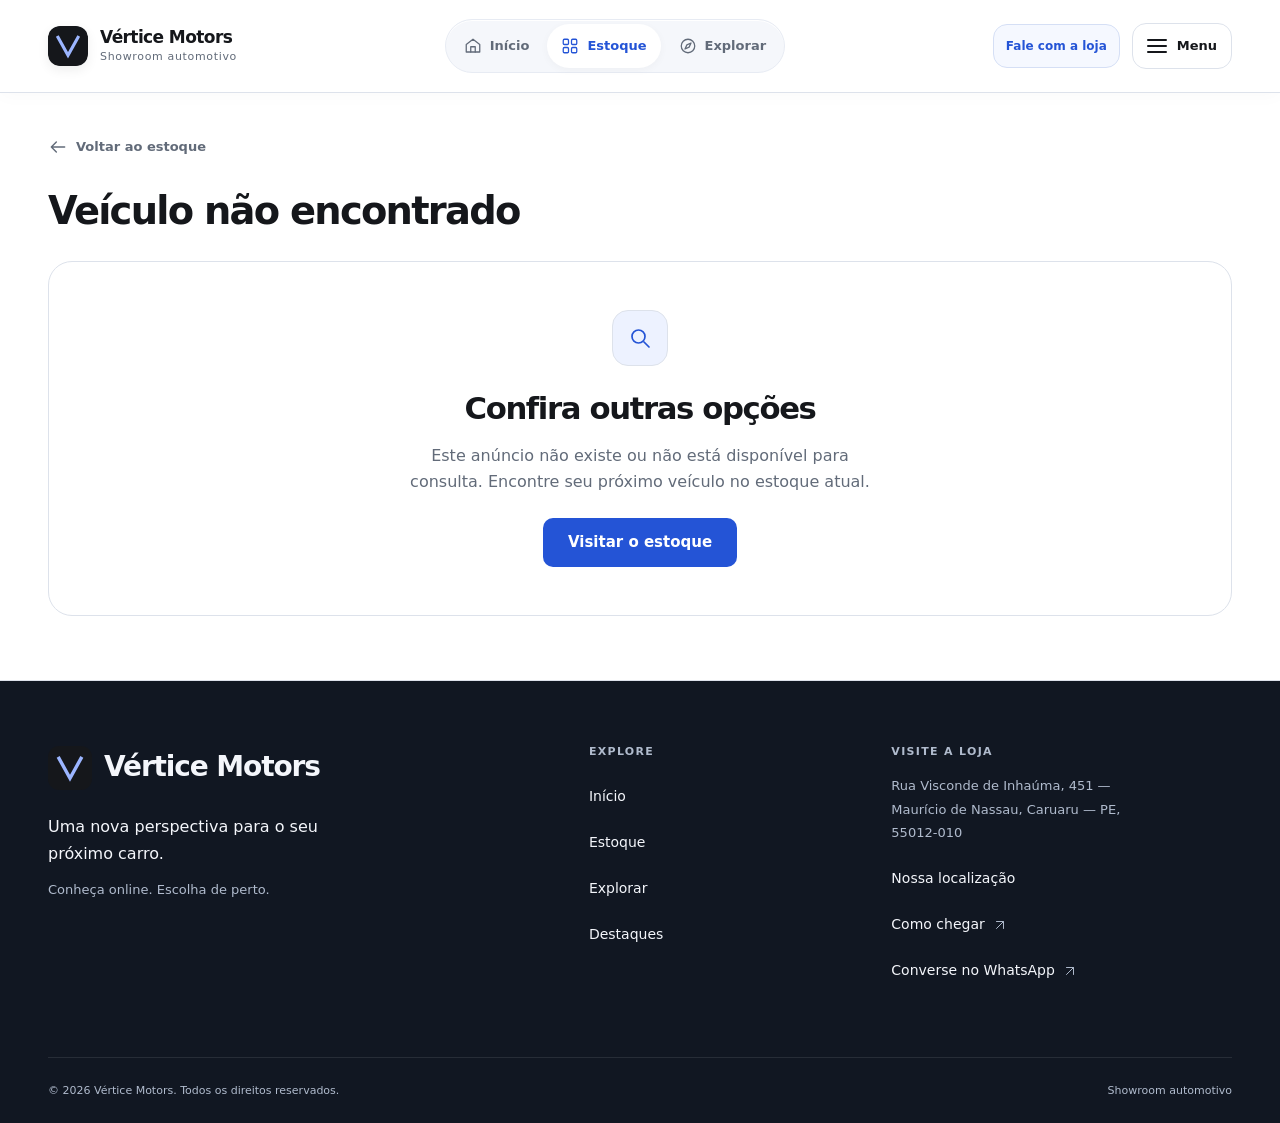
<file: veiculo.html>
<!doctype html>
<html lang="pt-BR">
  <head>
    <meta charset="UTF-8">
    <meta name="viewport" content="width=device-width, initial-scale=1">
    <meta name="description" content="Conheça cada detalhe do seu próximo carro na Vértice Motors.">
    <meta name="theme-color" content="#f6f7f9">
    <title>Detalhes do veículo | Vértice Motors</title>
    <link rel="icon" href="./assets/icons/favicon.svg" type="image/svg+xml">
    <link rel="stylesheet" href="./css/global.css">
    <link rel="stylesheet" href="./css/components.css">
    <link rel="stylesheet" href="./css/pages/veiculo.css">
    <script type="module" src="./js/pages/veiculo.js"></script>
  </head>
  <body class="vehicle-page">
    <a class="skip-link" href="#conteudo">Pular para o conteúdo</a>
    <header class="site-header">
      <div class="container header-inner">
        <a class="brand" href="./index.html" data-brand-link aria-label="Vértice Motors — início">
          <img src="./assets/images/marca.svg" width="40" height="40" alt="" data-brand-logo>
          <span class="brand-copy"><span class="brand-name" data-brand-name>Vértice Motors</span><span class="brand-caption">Showroom automotivo</span></span>
        </a>
        <nav class="main-nav" aria-label="Navegação principal">
          <a href="./index.html"><svg class="icon" viewBox="0 0 24 24" aria-hidden="true" focusable="false"><use href="./assets/icons/sprite.svg#home"></use></svg><span>Início</span></a>
          <a href="./estoque.html" aria-current="true" class="is-active"><svg class="icon" viewBox="0 0 24 24" aria-hidden="true" focusable="false"><use href="./assets/icons/sprite.svg#grid"></use></svg><span>Estoque</span></a>
          <a href="./explorar.html"><svg class="icon" viewBox="0 0 24 24" aria-hidden="true" focusable="false"><use href="./assets/icons/sprite.svg#compass"></use></svg><span>Explorar</span></a>
        </nav>
        <div class="header-actions"><div class="header-contact">
          <button class="button button-small button-outline" type="button" disabled data-contact-placeholder>Contato em breve</button>
          <a class="button button-small button-outline" data-contact-link hidden target="_blank" rel="noopener noreferrer">Fale com a loja</a>
        </div><button class="menu-toggle" type="button" data-menu-toggle hidden aria-label="Abrir menu"><span class="menu-toggle-lines" aria-hidden="true"><span></span><span></span><span></span></span></button></div>
      </div>
    </header>

    <main class="container page-main vehicle-main" id="conteudo" tabindex="-1">
      <a class="back-link" href="./estoque.html"><svg class="icon" viewBox="0 0 24 24" aria-hidden="true" focusable="false"><use href="./assets/icons/sprite.svg#arrow-left"></use></svg> Voltar ao estoque</a>
      <div class="page-heading vehicle-heading">
        <h1 id="veiculo-titulo" tabindex="-1">Detalhes do veículo</h1>
        <p id="vehicle-version" class="page-lead" hidden></p>
      </div>
      <div id="vehicle-content">
        <div class="state-panel surface vehicle-placeholder">
          <p>Selecione um veículo no estoque para conhecer suas fotos e informações.</p>
          <a class="button button-primary" href="./estoque.html">Visitar o estoque</a>
        </div>
      </div>
      <section id="vehicle-similar" class="vehicle-similar" aria-labelledby="vehicle-similar-title" hidden>
        <div class="vehicle-section-heading">
          <div><h2 id="vehicle-similar-title" tabindex="-1">Veja também</h2></div>
          <a class="text-link" href="./estoque.html">Ver todo o estoque <span aria-hidden="true">→</span></a>
        </div>
        <p class="vehicle-similar-lead">Outras opções da mesma categoria para você comparar.</p>
        <div id="similar-results"></div>
      </section>
      <noscript><p class="notice">Ative o JavaScript para usar o showroom completo. Você pode continuar navegando pelas páginas.</p></noscript>
    </main>

    <footer class="site-footer">
      <div class="container footer-inner" data-institutional-footer>
        <div><p class="footer-brand" data-brand-name>Vértice Motors</p><p class="footer-description" data-brand-description>Uma nova perspectiva para o seu próximo carro.</p></div>
        <div class="footer-location"><p data-store-address>Localização em breve.</p><a class="text-link" href="./localizacao.html">Nossa localização</a><a class="text-link" data-maps-link hidden target="_blank" rel="noopener noreferrer">Como chegar</a><a class="text-link" data-instagram-link hidden target="_blank" rel="noopener noreferrer">Instagram</a></div>
        <p class="copyright">© <span data-current-year>2026</span> <span data-brand-name>Vértice Motors</span></p>
      </div>
    </footer>
  </body>
</html>
</file>
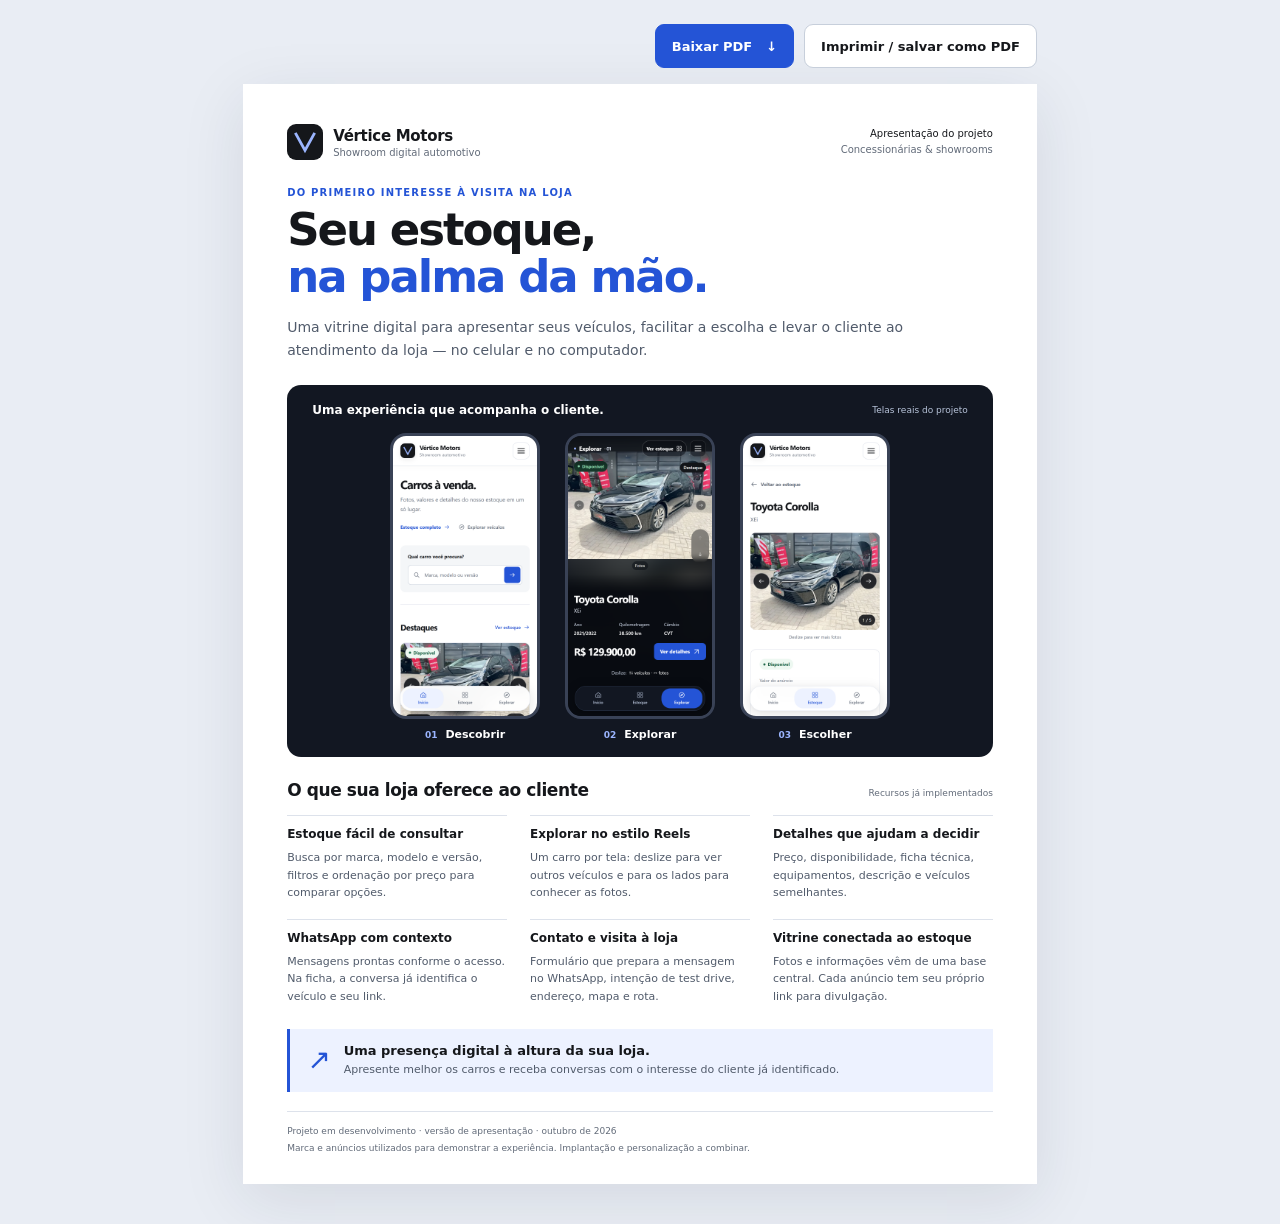
<file: apresentacao/resumida.html>
<!doctype html>
<html lang="pt-BR">
  <head>
    <meta charset="UTF-8">
    <meta name="viewport" content="width=device-width, initial-scale=1">
    <meta name="description" content="Apresentação do showroom digital: estoque, experiência visual e atendimento pelo WhatsApp para concessionárias e showrooms.">
    <meta name="theme-color" content="#121722">
    <title>Showroom digital — apresentação comercial</title>
    <link rel="icon" href="../assets/icons/favicon.svg" type="image/svg+xml">
    <link rel="stylesheet" href="./resumida.css">
    <script src="./apresentacao.js" defer></script>
  </head>
  <body>
    <div class="presentation-tools" aria-label="Opções da apresentação">
      <a href="./showroom-digital-resumido.pdf" download>Baixar PDF <span aria-hidden="true">↓</span></a>
      <button type="button" id="print-presentation" hidden>Imprimir / salvar como PDF</button>
    </div>

    <main class="sheet">
      <header class="document-header">
        <div class="brand">
          <img src="../assets/images/marca.svg" width="36" height="36" alt="">
          <div><strong>Vértice Motors</strong><span>Showroom digital automotivo</span></div>
        </div>
        <p class="document-type">Apresentação do projeto<br><span>Concessionárias &amp; showrooms</span></p>
      </header>

      <section class="introduction" aria-labelledby="title">
        <p class="eyebrow">Do primeiro interesse à visita na loja</p>
        <h1 id="title">Seu estoque,<br><span>na palma da mão.</span></h1>
        <p class="lead">Uma vitrine digital para apresentar seus veículos, facilitar a escolha e levar o cliente ao atendimento da loja — no celular e no computador.</p>
      </section>

      <section class="product-preview" aria-label="Telas reais do projeto no celular">
        <div class="preview-heading"><p>Uma experiência que acompanha o cliente.</p><span>Telas reais do projeto</span></div>
        <div class="screens">
          <figure>
            <img class="phone-screen" src="./assets/home.png" width="780" height="1520" alt="Página inicial com busca por veículo, destaques do estoque e navegação flutuante.">
            <figcaption><span class="screen-number">01</span>Descobrir</figcaption>
          </figure>
          <figure>
            <img class="phone-screen" src="./assets/explorar.png" width="780" height="1520" alt="Explorar com um Toyota Corolla em tela cheia, informações do anúncio e navegação entre fotos e carros.">
            <figcaption><span class="screen-number">02</span>Explorar</figcaption>
          </figure>
          <figure>
            <img class="phone-screen" src="./assets/veiculo.png" width="780" height="1520" alt="Ficha individual do veículo com galeria de fotos, preço e informações do anúncio.">
            <figcaption><span class="screen-number">03</span>Escolher</figcaption>
          </figure>
        </div>
      </section>

      <section class="features" aria-labelledby="features-title">
        <div class="section-heading"><h2 id="features-title">O que sua loja oferece ao cliente</h2><span>Recursos já implementados</span></div>
        <div class="feature-grid">
          <div class="feature"><h3>Estoque fácil de consultar</h3><p>Busca por marca, modelo e versão, filtros e ordenação por preço para comparar opções.</p></div>
          <div class="feature"><h3>Explorar no estilo Reels</h3><p>Um carro por tela: deslize para ver outros veículos e para os lados para conhecer as fotos.</p></div>
          <div class="feature"><h3>Detalhes que ajudam a decidir</h3><p>Preço, disponibilidade, ficha técnica, equipamentos, descrição e veículos semelhantes.</p></div>
          <div class="feature"><h3>WhatsApp com contexto</h3><p>Mensagens prontas conforme o acesso. Na ficha, a conversa já identifica o veículo e seu link.</p></div>
          <div class="feature"><h3>Contato e visita à loja</h3><p>Formulário que prepara a mensagem no WhatsApp, intenção de test drive, endereço, mapa e rota.</p></div>
          <div class="feature"><h3>Vitrine conectada ao estoque</h3><p>Fotos e informações vêm de uma base central. Cada anúncio tem seu próprio link para divulgação.</p></div>
        </div>
      </section>

      <aside class="business-value" aria-label="Proposta para a loja">
        <div class="value-mark" aria-hidden="true">↗</div>
        <div><h2>Uma presença digital à altura da sua loja.</h2><p>Apresente melhor os carros e receba conversas com o interesse do cliente já identificado.</p></div>
      </aside>

      <footer class="document-footer">
        <p>Projeto em desenvolvimento · versão de apresentação · outubro de 2026</p>
        <p>Marca e anúncios utilizados para demonstrar a experiência. Implantação e personalização a combinar.</p>
      </footer>
    </main>
  </body>
</html>
</file>
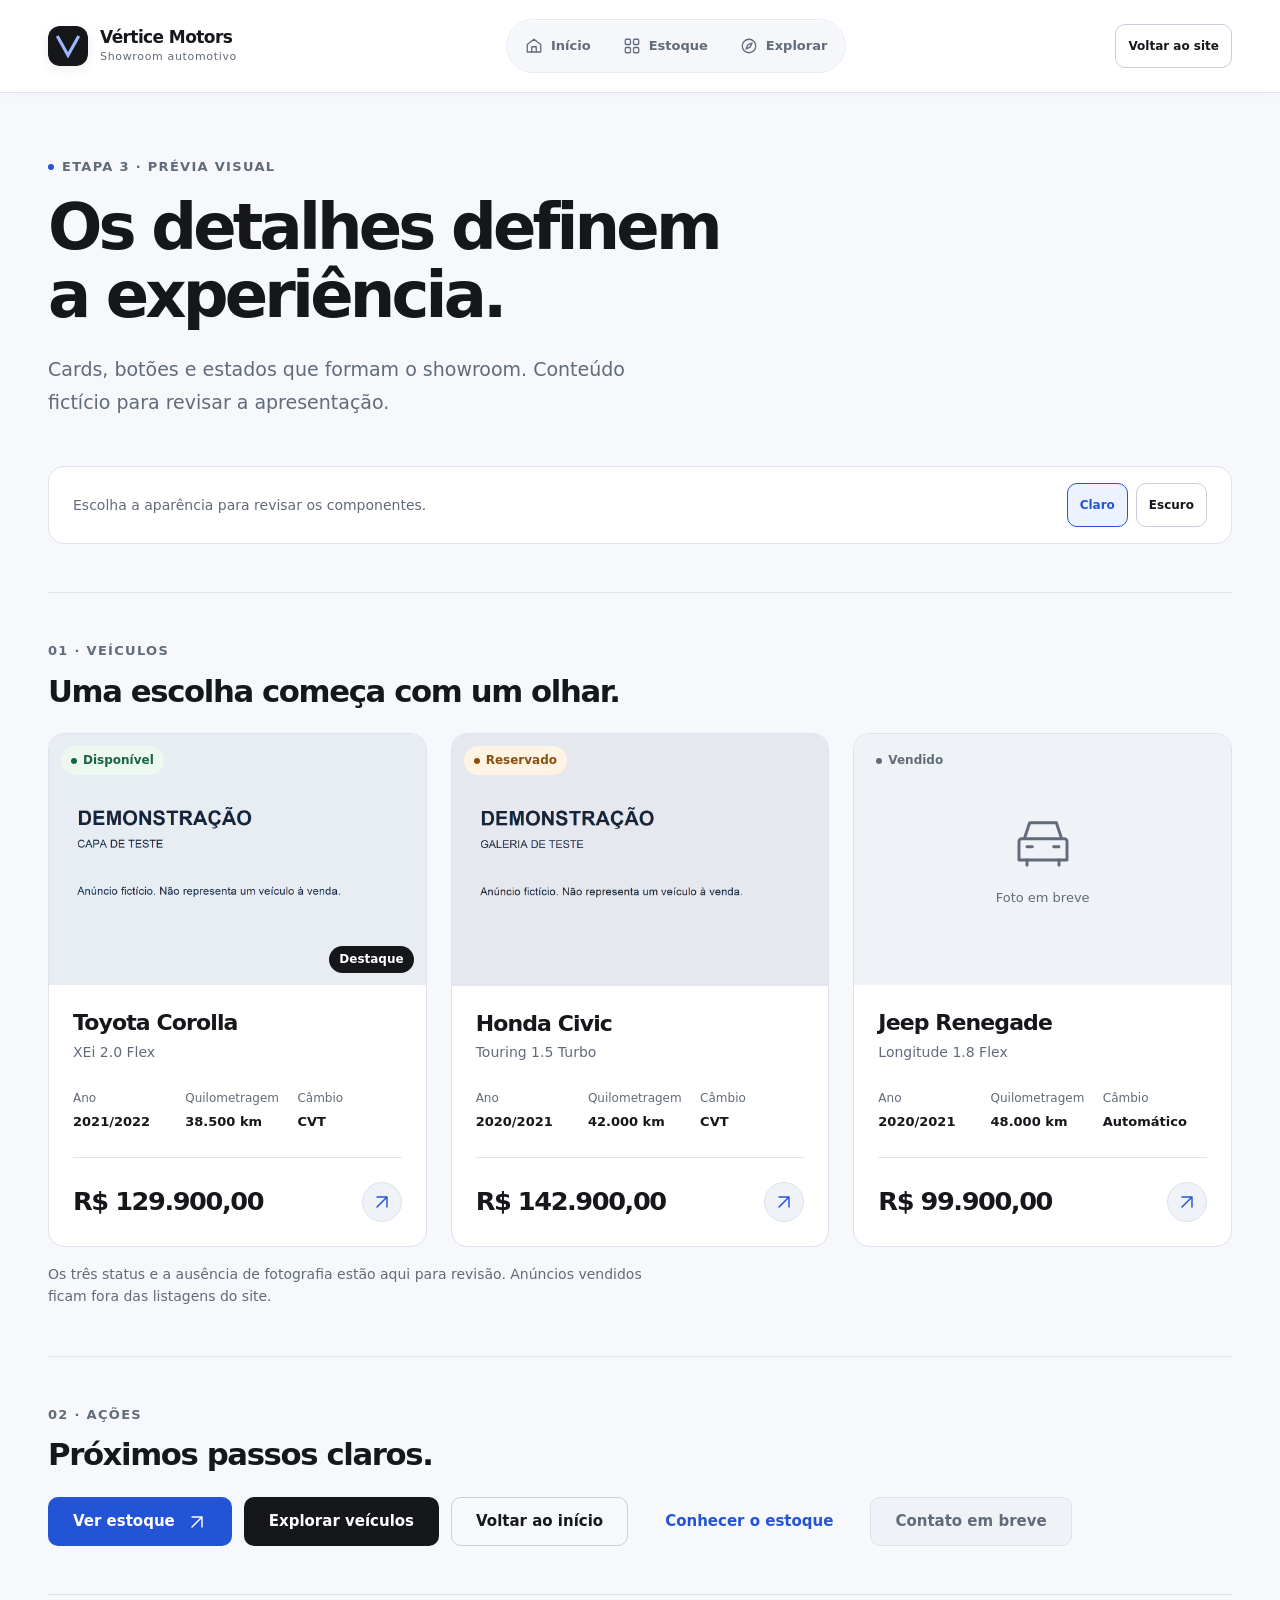
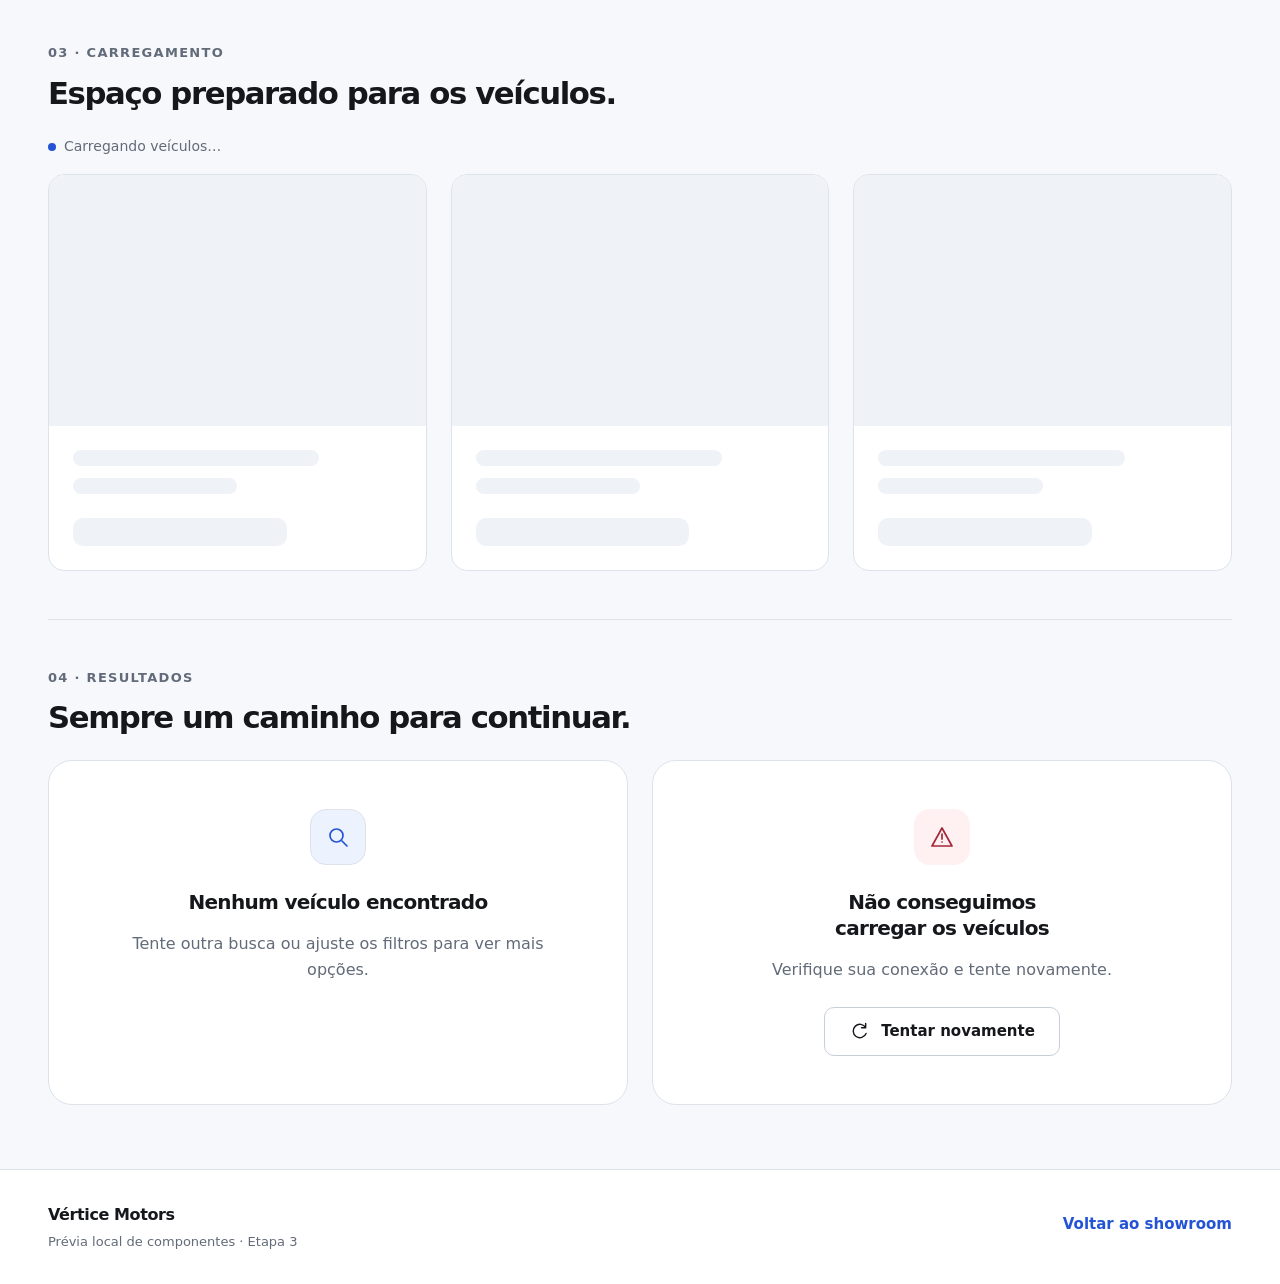
<file: tests/componentes.html>
<!doctype html>
<html lang="pt-BR">
  <head>
    <meta charset="UTF-8">
    <meta name="viewport" content="width=device-width, initial-scale=1">
    <meta name="robots" content="noindex, nofollow">
    <meta name="theme-color" content="#f7f8fb">
    <title>Componentes | Vértice Motors</title>
    <link rel="icon" href="../assets/icons/favicon.svg" type="image/svg+xml">
    <link rel="stylesheet" href="../css/global.css">
    <link rel="stylesheet" href="../css/components.css">
    <link rel="stylesheet" href="./componentes.css">
    <script type="module" src="./componentes.js"></script>
  </head>
  <body>
    <a class="skip-link" href="#conteudo">Pular para o conteúdo</a>
    <header class="site-header">
      <div class="container header-inner">
        <a class="brand" href="../index.html" data-brand-link aria-label="Vértice Motors — início">
          <img src="../assets/images/marca.svg" width="40" height="40" alt="" data-brand-logo>
          <span class="brand-copy"><span class="brand-name" data-brand-name>Vértice Motors</span><span class="brand-caption">Showroom automotivo</span></span>
        </a>
        <nav class="main-nav" aria-label="Navegação principal">
          <a href="../index.html"><svg class="icon" viewBox="0 0 24 24" aria-hidden="true" focusable="false"><use href="../assets/icons/sprite.svg#home"></use></svg><span>Início</span></a>
          <a href="../estoque.html"><svg class="icon" viewBox="0 0 24 24" aria-hidden="true" focusable="false"><use href="../assets/icons/sprite.svg#grid"></use></svg><span>Estoque</span></a>
          <a href="../explorar.html"><svg class="icon" viewBox="0 0 24 24" aria-hidden="true" focusable="false"><use href="../assets/icons/sprite.svg#compass"></use></svg><span>Explorar</span></a>
        </nav>
        <a class="button button-small button-outline" href="../index.html">Voltar ao site</a>
      </div>
    </header>
    <main class="container page-main preview-main" id="conteudo" tabindex="-1">
      <div class="page-heading">
        <p class="eyebrow"><span class="accent-dot" aria-hidden="true"></span>Etapa 3 · Prévia visual</p>
        <h1>Os detalhes definem a experiência.</h1>
        <p class="page-lead">Cards, botões e estados que formam o showroom. Conteúdo fictício para revisar a apresentação.</p>
      </div>
      <div class="preview-toolbar">
        <p class="preview-note">Escolha a aparência para revisar os componentes.</p>
        <div class="preview-theme-controls" role="group" aria-label="Aparência da prévia">
          <button class="button button-small button-outline" type="button" aria-pressed="true" data-preview-theme="light">Claro</button>
          <button class="button button-small button-outline" type="button" aria-pressed="false" data-preview-theme="dark">Escuro</button>
        </div>
      </div>
      <section class="preview-section" aria-labelledby="cards-titulo">
        <div class="preview-section-heading"><p class="eyebrow">01 · Veículos</p><h2 id="cards-titulo">Uma escolha começa com um olhar.</h2></div>
        <div class="vehicle-grid" id="preview-cards"></div>
        <p class="preview-note preview-caption">Os três status e a ausência de fotografia estão aqui para revisão. Anúncios vendidos ficam fora das listagens do site.</p>
      </section>
      <section class="preview-section" aria-labelledby="botoes-titulo">
        <div class="preview-section-heading"><p class="eyebrow">02 · Ações</p><h2 id="botoes-titulo">Próximos passos claros.</h2></div>
        <div class="button-group preview-buttons">
          <a class="button button-primary" href="../estoque.html">Ver estoque <svg class="icon" viewBox="0 0 24 24" aria-hidden="true" focusable="false"><use href="../assets/icons/sprite.svg#arrow-up-right"></use></svg></a>
          <a class="button button-secondary" href="../explorar.html">Explorar veículos</a>
          <a class="button button-outline" href="../index.html">Voltar ao início</a>
          <a class="button button-ghost" href="../estoque.html">Conhecer o estoque</a>
          <button class="button button-outline" type="button" disabled>Contato em breve</button>
        </div>
      </section>
      <section class="preview-section" aria-labelledby="carregamento-titulo">
        <div class="preview-section-heading"><p class="eyebrow">03 · Carregamento</p><h2 id="carregamento-titulo">Espaço preparado para os veículos.</h2></div>
        <div id="preview-loading"></div>
      </section>
      <section class="preview-section" aria-labelledby="estados-titulo">
        <div class="preview-section-heading"><p class="eyebrow">04 · Resultados</p><h2 id="estados-titulo">Sempre um caminho para continuar.</h2></div>
        <div class="preview-states" id="preview-states"></div>
        <p class="notice" id="preview-retry-feedback" role="status" hidden></p>
      </section>
      <noscript><p class="notice">Ative o JavaScript para revisar os cards e estados. Os botões e a navegação continuam disponíveis.</p></noscript>
    </main>
    <footer class="site-footer"><div class="container footer-inner"><div><p class="footer-brand" data-brand-name>Vértice Motors</p><p class="footer-description">Prévia local de componentes · Etapa 3</p></div><a class="text-link" href="../index.html">Voltar ao showroom</a></div></footer>
  </body>
</html>
</file>
<file: css/global.css>
:root {
  color-scheme: light;
  --color-background: #f7f8fb;
  --color-surface: #ffffff;
  --color-surface-soft: #eff2f7;
  --color-text: #15171b;
  --color-muted: #626b79;
  --color-border: #dde2eb;
  --color-border-strong: #c7cfdb;
  --color-accent: #2454d6;
  --color-accent-hover: #1b42b0;
  --color-accent-soft: #edf2ff;
  --color-link: #2454d6;
  --color-focus: #2454d6;
  --color-success: #1a6446;
  --color-success-soft: #edf8f1;
  --color-warning: #88500f;
  --color-warning-soft: #fff4e3;
  --color-danger: #a32838;
  --color-danger-soft: #fff0f2;
  --font-family: "Segoe UI", system-ui, -apple-system, BlinkMacSystemFont, sans-serif;
  --font-size-small: 0.8125rem;
  --font-size-body: 1rem;
  --font-size-lead: clamp(1.0625rem, 1.5vw, 1.1875rem);
  --space-1: 0.25rem;
  --space-2: 0.5rem;
  --space-3: 0.75rem;
  --space-4: 1rem;
  --space-5: 1.5rem;
  --space-6: 2rem;
  --space-7: 3rem;
  --space-8: 4rem;
  --radius-small: 0.625rem;
  --radius-medium: 1rem;
  --radius-large: 1.5rem;
  --radius-pill: 999px;
  --border-width: 1px;
  --shadow-card: 0 12px 32px rgb(25 35 55 / 7%);
  --container-width: 74rem;
  --page-gutter: clamp(1.25rem, 4vw, 3rem);
  --mobile-nav-height: 4.5rem;
  --transition-fast: 180ms cubic-bezier(0.2, 0.8, 0.2, 1);
}

.theme-dark {
  color-scheme: dark;
  --color-background: #0e1117;
  --color-surface: #171b24;
  --color-surface-soft: #202633;
  --color-text: #f4f6fb;
  --color-muted: #adb6c7;
  --color-border: #343d4c;
  --color-border-strong: #566174;
  --color-accent-soft: #202e50;
  --color-link: #9bb5ff;
  --color-focus: #9bb5ff;
  --color-success: #96e0b8;
  --color-success-soft: #16382a;
  --color-warning: #f5ce97;
  --color-warning-soft: #3b2c18;
  --color-danger: #ffb0ba;
  --color-danger-soft: #42212a;
  --shadow-card: 0 12px 32px rgb(0 0 0 / 18%);
}

*, *::before, *::after { box-sizing: border-box; }
html { min-width: 20rem; scroll-padding-top: 7rem; scroll-behavior: smooth; }
body {
  min-height: 100vh;
  min-height: 100svh;
  margin: 0;
  display: flex;
  flex-direction: column;
  padding-bottom: calc(6rem + env(safe-area-inset-bottom, 0px));
  background: var(--color-background);
  color: var(--color-text);
  font-family: var(--font-family);
  font-size: var(--font-size-body);
  line-height: 1.6;
  -webkit-font-smoothing: antialiased;
}
main { flex: 1; min-width: 0; animation: page-arrive 320ms ease-out; }
h1, h2, h3, p, dl, dd { margin: 0; }
h1, h2, h3 { overflow-wrap: anywhere; text-wrap: balance; }
h1 {
  max-width: 19ch;
  font-size: clamp(2.375rem, 5vw, 4.5rem);
  font-weight: 750;
  letter-spacing: -0.06em;
  line-height: 1.07;
}
h2 {
  font-size: clamp(1.5rem, 2.4vw, 2.25rem);
  font-weight: 700;
  letter-spacing: -0.045em;
  line-height: 1.2;
}
h3 { font-size: 1.25rem; letter-spacing: -0.035em; line-height: 1.3; }
a { color: inherit; text-decoration: none; }
button, input, select, textarea { font: inherit; }
button { touch-action: manipulation; }
img { display: block; max-width: 100%; height: auto; }
svg { display: block; }
:focus-visible { outline: 3px solid var(--color-focus); outline-offset: 4px; }
[hidden] { display: none !important; }
::selection { background: var(--color-accent); color: #fff; }
.container { width: min(100% - var(--page-gutter) * 2, var(--container-width)); margin-inline: auto; }
.page-main { padding-block: var(--space-7) var(--space-8); }
.page-heading { margin-bottom: var(--space-7); }
.page-heading h1 { margin-top: var(--space-4); }
.page-lead {
  max-width: 48ch;
  margin-top: var(--space-5);
  color: var(--color-muted);
  font-size: var(--font-size-lead);
  line-height: 1.7;
}
.eyebrow {
  display: flex;
  align-items: center;
  gap: var(--space-2);
  color: var(--color-muted);
  font-size: var(--font-size-small);
  font-weight: 650;
  letter-spacing: 0.1em;
  line-height: 1.5;
  text-transform: uppercase;
}
.accent-dot { width: 0.375rem; height: 0.375rem; flex: 0 0 auto; border-radius: 50%; background: var(--color-link); }
.notice {
  margin-top: var(--space-6);
  padding: var(--space-4);
  border: var(--border-width) solid var(--color-border);
  border-radius: var(--radius-small);
  color: var(--color-muted);
}
.sr-only {
  position: absolute;
  width: 1px;
  height: 1px;
  padding: 0;
  margin: -1px;
  overflow: hidden;
  clip-path: inset(50%);
  white-space: nowrap;
  border: 0;
}
@keyframes page-arrive { from { opacity: 0; } to { opacity: 1; } }
:where(.button, .text-link, .main-nav a, .institutional-link, .menu-toggle, .site-menu-link, .site-menu-shortcut) { transition: color var(--transition-fast), background-color var(--transition-fast), border-color var(--transition-fast), scale var(--transition-fast); }
:where(.button, .text-link, .main-nav a, .institutional-link, .menu-toggle, .site-menu-link, .site-menu-shortcut):active:not(:disabled) { scale: 0.98; }
@media (min-width: 48rem) {
  body { padding-bottom: 0; }
  .page-main { padding-top: var(--space-8); }
}
@media (prefers-reduced-motion: reduce) {
  html { scroll-behavior: auto; }
  *, *::before, *::after { animation: none !important; transition: none !important; scroll-behavior: auto !important; }
}
</file>
<file: css/components.css>
.icon { width: 1.25rem; height: 1.25rem; flex: 0 0 auto; fill: none; stroke: currentColor; stroke-width: 1.7; stroke-linecap: round; stroke-linejoin: round; }
.skip-link {
  position: fixed;
  z-index: 100;
  top: var(--space-3);
  left: var(--space-3);
  padding: var(--space-3) var(--space-4);
  transform: translateY(calc(-100% - 2rem));
  border-radius: var(--radius-small);
  background: var(--color-text);
  color: var(--color-surface);
  font-weight: 650;
}
.skip-link:focus { transform: translateY(0); }
.site-header {
  position: sticky;
  z-index: 20;
  top: 0;
  border-bottom: var(--border-width) solid var(--color-border);
  isolation: isolate;
  background: transparent;
  box-shadow: 0 3px 18px #15171b06;
}
.site-header::before { position: absolute; z-index: -1; inset: 0; background: #fffffff2; backdrop-filter: blur(16px); pointer-events: none; content: ""; }
.header-inner {
  display: flex;
  min-height: 5rem;
  align-items: center;
  justify-content: space-between;
  gap: var(--space-3);
  padding-block: var(--space-4);
}
.brand { display: inline-flex; min-width: 0; align-items: center; gap: var(--space-3); border-radius: var(--radius-small); }
.brand img { width: 2.5rem; height: 2.5rem; flex: 0 0 auto; border-radius: 0.75rem; box-shadow: 0 4px 12px #15171b12; transition: transform var(--transition-fast), box-shadow var(--transition-fast); }
.brand-copy { display: grid; min-width: 0; }
.brand-name { overflow-wrap: anywhere; font-size: 1.0625rem; font-weight: 750; letter-spacing: -0.035em; line-height: 1.3; }
.brand-caption { color: var(--color-muted); font-size: 0.6875rem; letter-spacing: 0.06em; }
.main-nav {
  position: fixed;
  z-index: 30;
  bottom: calc(0.875rem + env(safe-area-inset-bottom, 0px));
  left: 50%;
  display: grid;
  grid-template-columns: repeat(3, minmax(0, 1fr));
  width: min(22rem, calc(100% - 2rem));
  min-height: 4.25rem;
  gap: 0.125rem;
  padding: 0.375rem;
  border: 1px solid #e5e9f1;
  border-radius: 1.875rem;
  background: #fffffff5;
  color: #15171b;
  backdrop-filter: blur(16px);
  box-shadow: 0 8px 32px #15171b20, 0 2px 8px #15171b08;
  transform: translateX(-50%);
}
.main-nav a {
  display: flex;
  min-height: 3.375rem;
  min-width: 0;
  flex-direction: column;
  align-items: center;
  justify-content: center;
  gap: 0.25rem;
  padding: 0.375rem;
  border-radius: 1.5rem;
  color: #626b79;
  font-size: 0.6875rem;
  font-weight: 600;
  line-height: 1.25;
  transition: color var(--transition-fast), background-color var(--transition-fast), scale var(--transition-fast);
}
.main-nav .icon { width: 1.125rem; height: 1.125rem; }
.main-nav a[aria-current="page"], .main-nav a.is-active { background: #edf2ff; color: #2454d6; }
.header-actions { display: flex; flex: 0 0 auto; align-items: center; gap: var(--space-3); }
.header-contact { display: none; flex: 0 0 auto; }
.header-contact .button { border-color: #d5dff5; border-radius: 0.875rem; background: #f5f8ff; color: var(--color-link); }
.menu-toggle { display: flex; width: 2.875rem; height: 2.875rem; flex: 0 0 auto; align-items: center; justify-content: center; gap: 0.625rem; padding: 0; border: 1px solid var(--color-border); border-radius: 0.875rem; background: var(--color-surface); color: var(--color-text); cursor: pointer; transition: background-color var(--transition-fast), border-color var(--transition-fast), scale var(--transition-fast); }
.menu-toggle-lines { display: grid; width: 1.25rem; height: 0.875rem; grid-template-rows: repeat(3, 2px); gap: 4px; }
.menu-toggle-lines span { display: block; width: 100%; height: 2px; border-radius: 1px; background: currentColor; }
html.site-menu-open, html.site-menu-open body { overflow: hidden; }
.institutional-footer { --color-text: #f4f6fb; --color-muted: #b0bbcd; --color-border: #ffffff18; --color-border-strong: #ffffff38; --color-surface: #111722; --color-surface-soft: #1c2533; --color-link: #afc2ff; --color-focus: #afc2ff; }
.site-menu { --color-text: #15171b; --color-muted: #626b79; --color-border: #dde2eb; --color-surface: #fff; --color-surface-soft: #f2f4f8; --color-link: #2454d6; --color-focus: #2454d6; --menu-shift: 100%; --menu-enter: 320ms; --menu-exit: 240ms; position: fixed; inset: 0 0 0 auto; width: min(25rem, calc(100% - 2.5rem)); height: 100%; height: 100dvh; max-width: none; max-height: 100%; max-height: 100dvh; margin: 0; padding: 0; overflow: hidden; border: 0; border-left: 1px solid var(--color-border); border-radius: 1.25rem 0 0 1.25rem; background: var(--color-surface); color: var(--color-text); color-scheme: light; box-shadow: -16px 0 64px #080b1126; }
.site-menu[open] { display: flex; flex-direction: column; animation: menu-arrive var(--menu-enter) cubic-bezier(0.2, 0.8, 0.2, 1) both; }
.site-menu[open][data-closing] { animation: menu-leave var(--menu-exit) cubic-bezier(0.4, 0, 0.8, 0.2) both; pointer-events: none; }
.site-menu::backdrop { background: #080b1150; backdrop-filter: blur(4px); animation: menu-backdrop-arrive var(--menu-enter) ease-out both; }
.site-menu[data-closing]::backdrop { animation: menu-backdrop-leave var(--menu-exit) ease-in both; }
.site-menu-header { display: flex; flex: 0 0 auto; align-items: center; justify-content: space-between; gap: var(--space-3); padding: max(1.25rem, env(safe-area-inset-top, 0px)) 1.25rem 1rem; }
.site-menu-identity { color: var(--color-muted); overflow-wrap: anywhere; font-size: 0.6875rem; font-weight: 600; letter-spacing: 0.025em; }
.site-menu-close { display: grid; width: 2.75rem; height: 2.75rem; flex: 0 0 auto; place-items: center; padding: 0; border: 0; border-radius: 0.875rem; background: var(--color-surface-soft); color: var(--color-muted); cursor: pointer; transition: background-color var(--transition-fast), color var(--transition-fast); }
.site-menu-close-shape { position: relative; width: 1rem; height: 1rem; }
.site-menu-close-shape::before, .site-menu-close-shape::after { position: absolute; top: 50%; left: 0; width: 100%; height: 1.5px; border-radius: 1px; background: currentColor; content: ""; transform: rotate(45deg); }
.site-menu-close-shape::after { transform: rotate(-45deg); }
.site-menu-body { display: flex; flex: 1; flex-direction: column; min-height: 0; padding: 0.25rem 0.75rem max(1.25rem, env(safe-area-inset-bottom, 0px)); overflow-y: auto; overscroll-behavior: contain; }
.site-menu-title { margin-top: 0.25rem; font-size: 1.375rem; letter-spacing: -0.035em; line-height: 1.3; text-align: left; }
.site-menu-nav { display: grid; flex: 0 0 auto; gap: 0.5rem; }
.site-menu-link { display: flex; min-height: 4.25rem; align-items: center; gap: 0.875rem; padding: 0.75rem; border-radius: 1rem; color: var(--color-text); transition: color var(--transition-fast), background-color var(--transition-fast), scale var(--transition-fast); }
.site-menu-symbol { display: grid; width: 2.5rem; height: 2.5rem; flex: 0 0 auto; place-items: center; border-radius: 0.8125rem; background: var(--color-surface-soft); color: var(--color-muted); transition: background-color var(--transition-fast), color var(--transition-fast); }
.site-menu-symbol .icon { width: 1.125rem; height: 1.125rem; }
.site-menu-copy { display: grid; flex: 1; min-width: 0; gap: 0.125rem; }
.site-menu-link-label { font-size: 0.9375rem; font-weight: 650; letter-spacing: -0.015em; overflow-wrap: anywhere; }
.site-menu-description { color: var(--color-muted); font-size: 0.6875rem; overflow-wrap: anywhere; }
.site-menu-link > .icon { width: 0.875rem; height: 0.875rem; color: var(--color-muted); transition: translate var(--transition-fast); }
.site-menu-link[aria-current] { background: #edf2ff; color: var(--color-link); }
.site-menu-link[aria-current] .site-menu-symbol { background: #dfe8ff; color: var(--color-link); }
.site-menu-shortcuts { display: grid; flex: 0 0 auto; grid-template-columns: minmax(0, 1fr); gap: 0.5rem; margin: 0.875rem 0.5rem 1.5rem; }
.site-menu-shortcut { display: flex; min-height: 2.75rem; align-items: center; justify-content: space-between; gap: 0.5rem; padding: 0.625rem 0.875rem; border: 1px solid var(--color-border); border-radius: 0.75rem; font-size: 0.75rem; font-weight: 600; transition: background-color var(--transition-fast), border-color var(--transition-fast); }
.site-menu-shortcut .icon { width: 0.75rem; height: 0.75rem; color: var(--color-muted); }
.site-menu-shortcut[aria-current] { border-color: #2454d6; color: var(--color-link); background: #edf2ff; }
.site-menu-contact { display: flex; flex: 0 0 auto; min-height: 3.25rem; align-items: center; gap: 0.75rem; margin: auto 0.5rem 0; padding: 0.875rem 0.25rem 0.25rem; border-top: 1px solid var(--color-border); color: var(--color-muted); font-size: 0.8125rem; transition: color var(--transition-fast); }
.site-menu-contact span { flex: 1; }
.site-menu-contact .icon { width: 1.125rem; height: 1.125rem; }
.site-menu-contact > .icon:last-child { width: 0.875rem; height: 0.875rem; }
.site-menu-link:focus-visible, .site-menu-shortcut:focus-visible, .site-menu-contact:focus-visible { outline-offset: -3px; }
@keyframes menu-arrive { from { opacity: 0; transform: translateX(var(--menu-shift)); } to { opacity: 1; transform: translateX(0); } }
@keyframes menu-leave { to { opacity: 0; transform: translateX(var(--menu-shift)); } }
@keyframes menu-backdrop-arrive { from { opacity: 0; } to { opacity: 1; } }
@keyframes menu-backdrop-leave { to { opacity: 0; } }
@media (min-width: 48rem) {
  .site-menu { --menu-shift: 0.75rem; --menu-enter: 260ms; --menu-exit: 160ms; inset: 6.5rem max(var(--page-gutter), calc((100% - var(--container-width)) / 2)) auto auto; width: min(25rem, calc(100% - 1.5rem)); height: auto; max-height: calc(100dvh - 7.25rem); border: 1px solid #ffffffb3; border-radius: 1.5rem; box-shadow: 0 16px 64px #080b1126; }
  .site-menu-header { padding: 1.25rem 1.25rem 0.75rem; }
  .site-menu-body { display: block; flex: initial; padding: 0.25rem 0.75rem 0.75rem; }
  .site-menu-nav { gap: 0.25rem; }
  .site-menu-shortcuts { margin: 0.875rem 0.5rem; }
  .site-menu-contact { margin-top: 0.75rem; }
}
@media (min-width: 64rem) { .menu-toggle:not(.feed-menu-toggle) { width: auto; padding-inline: 0.875rem; } .menu-toggle:not(.feed-menu-toggle)::after { content: "Menu"; font-size: 0.8125rem; font-weight: 600; } }
.button {
  display: inline-flex;
  min-height: 3rem;
  max-width: 100%;
  align-items: center;
  justify-content: center;
  gap: var(--space-3);
  padding: 0.8125rem var(--space-5);
  border: var(--border-width) solid transparent;
  border-radius: var(--radius-small);
  cursor: pointer;
  font-size: 0.9375rem;
  font-weight: 650;
  line-height: 1.4;
  text-align: center;
  transition: background-color var(--transition-fast), border-color var(--transition-fast), transform var(--transition-fast), scale var(--transition-fast);
}
.button-primary { background: var(--color-accent); color: #fff; }
.button-secondary { background: var(--color-text); color: var(--color-surface); }
.button-outline { border-color: var(--color-border-strong); background: transparent; color: var(--color-text); }
.button-ghost { background: transparent; color: var(--color-link); }
.button-small { min-height: 2.75rem; padding: 0.6875rem var(--space-3); font-size: 0.75rem; }
.button-icon { min-width: 2.75rem; min-height: 2.75rem; padding: var(--space-3); }
.button:disabled, .button[aria-disabled="true"] { border-color: var(--color-border); background: var(--color-surface-soft); color: var(--color-muted); cursor: not-allowed; }
.button:active:not(:disabled) { transform: translateY(1px); }
.button-group { display: flex; flex-wrap: wrap; gap: var(--space-3); margin-top: var(--space-6); }
.surface { border: var(--border-width) solid var(--color-border); border-radius: var(--radius-large); background: var(--color-surface); }
.text-link, .back-link { display: inline-flex; min-height: 2.75rem; align-items: center; gap: var(--space-2); color: var(--color-link); font-size: 0.9375rem; font-weight: 650; }
.state-panel { display: flex; min-width: 0; flex-direction: column; align-items: center; padding: var(--space-7) var(--space-5); text-align: center; }
.state-panel h2, .state-panel h3 { max-width: 28ch; margin-top: var(--space-3); }
.state-panel > p:not(.eyebrow) { max-width: 46ch; margin-top: var(--space-4); color: var(--color-muted); }
.state-panel .button { margin-top: var(--space-5); }
.state-symbol { display: grid; width: 3.5rem; height: 3.5rem; margin-bottom: var(--space-3); place-items: center; border: 1px solid var(--color-border); border-radius: var(--radius-medium); background: var(--color-surface-soft); color: var(--color-link); }
.state-symbol .icon { width: 1.5rem; height: 1.5rem; }
.state-panel-error .state-symbol { border-color: transparent; background: var(--color-danger-soft); color: var(--color-danger); }
.state-panel-empty .state-symbol { background: var(--color-accent-soft); }
.status-badge {
  display: inline-flex;
  width: fit-content;
  max-width: 100%;
  align-items: center;
  gap: 0.375rem;
  padding: 0.375rem 0.625rem;
  border-radius: var(--radius-pill);
  background: var(--color-surface-soft);
  color: var(--color-muted);
  font-size: 0.75rem;
  font-weight: 650;
  line-height: 1.4;
}
.status-badge::before { width: 0.375rem; height: 0.375rem; flex: 0 0 auto; border-radius: 50%; background: currentColor; content: ""; }
.status-disponivel { background: var(--color-success-soft); color: var(--color-success); }
.status-reservado { background: var(--color-warning-soft); color: var(--color-warning); }
.status-vendido { background: var(--color-surface-soft); color: var(--color-muted); }
.vehicle-grid { display: grid; grid-template-columns: minmax(0, 1fr); gap: var(--space-5); }
.vehicle-card { min-width: 0; overflow: hidden; border: 1px solid var(--color-border); border-radius: var(--radius-medium); background: var(--color-surface); transition: border-color var(--transition-fast), box-shadow var(--transition-fast), transform var(--transition-fast); }
.vehicle-card-link { display: flex; height: 100%; min-width: 0; flex-direction: column; }
.vehicle-card-link:focus-visible { outline-offset: -4px; border-radius: var(--radius-medium); }
.vehicle-card-media { position: relative; aspect-ratio: 3 / 2; overflow: hidden; background: var(--color-surface-soft); }
.vehicle-card-image { position: absolute; inset: 0; width: 100%; height: 100%; object-fit: cover; transition: transform 280ms ease; }
.vehicle-card-image.is-loading { opacity: 0; }
.vehicle-card-status { position: absolute; top: var(--space-3); left: var(--space-3); }
.vehicle-card-featured { position: absolute; right: var(--space-3); bottom: var(--space-3); padding: 0.25rem 0.625rem; border-radius: var(--radius-pill); background: #15171b; color: #fff; font-size: 0.75rem; font-weight: 600; }
.vehicle-card-fallback { display: flex; width: 100%; height: 100%; flex-direction: column; align-items: center; justify-content: center; gap: var(--space-3); color: var(--color-muted); }
.vehicle-card-fallback .icon { width: 4rem; height: 4rem; stroke-width: 1.1; }
.vehicle-card-fallback p { font-size: var(--font-size-small); }
.vehicle-card-body { display: flex; min-width: 0; flex: 1; flex-direction: column; padding: var(--space-5); }
.vehicle-card-title { color: var(--color-text); font-size: 1.375rem; font-weight: 700; line-height: 1.25; letter-spacing: -0.04em; text-wrap: pretty; }
.vehicle-card-version { min-height: 1.5rem; margin-top: var(--space-1); overflow-wrap: anywhere; color: var(--color-muted); font-size: 0.875rem; }
.vehicle-card-specs { display: grid; grid-template-columns: repeat(3, minmax(0, 1fr)); gap: var(--space-2); margin-top: var(--space-5); padding-bottom: var(--space-5); border-bottom: 1px solid var(--color-border); }
.vehicle-card-specs > div { min-width: 0; }
.vehicle-card-specs dt { color: var(--color-muted); font-size: 0.75rem; }
.vehicle-card-specs dd { margin-top: var(--space-1); overflow-wrap: anywhere; font-size: 0.8125rem; font-weight: 600; }
.vehicle-card-footer { display: flex; min-width: 0; align-items: center; justify-content: space-between; gap: var(--space-2); margin-top: auto; padding-top: var(--space-5); }
.vehicle-card-price { overflow-wrap: anywhere; font-size: clamp(1.4rem, 2vw, 1.75rem); font-weight: 750; letter-spacing: -0.055em; line-height: 1.3; font-variant-numeric: tabular-nums; }
.vehicle-card-action { display: grid; width: 2.5rem; height: 2.5rem; flex: 0 0 auto; place-items: center; border: 1px solid var(--color-border); border-radius: 50%; background: var(--color-surface-soft); color: var(--color-link); }
.vehicle-card-has-gallery { display: flex; flex-direction: column; }
.vehicle-card-has-gallery > .vehicle-card-link { height: auto; flex: 1; }
.photo-gallery { flex: 0 0 auto; touch-action: pan-y pinch-zoom; }
.photo-gallery:focus-visible { outline-offset: -4px; }
.photo-viewport { display: block; position: absolute; inset: 0; }
.photo-controls { position: absolute; z-index: 4; inset: 50% var(--space-2) auto; display: flex; justify-content: space-between; transform: translateY(-50%); pointer-events: none; }
.photo-arrow { display: grid; width: 2.75rem; height: 2.75rem; place-items: center; padding: 0; border: 1px solid #ffffff70; border-radius: 50%; background: #080b11d9; color: #fff; cursor: pointer; pointer-events: auto; }
.photo-arrow .icon { width: 1.125rem; height: 1.125rem; }
.photo-arrow:disabled { opacity: 0.55; cursor: wait; }
.photo-count { position: absolute; z-index: 3; right: var(--space-3); bottom: var(--space-3); padding: 0.3rem 0.65rem; border-radius: var(--radius-pill); background: #080b11d9; color: #fff; font-size: 0.75rem; font-variant-numeric: tabular-nums; pointer-events: none; }
.vehicle-card-has-gallery .vehicle-card-featured { right: auto; left: var(--space-3); }
.photo-feedback:not(:empty) { position: absolute; z-index: 5; inset: auto var(--space-3) 3rem; padding: var(--space-3); border-radius: var(--radius-small); background: #080b11f2; color: #fff; font-size: 0.8125rem; }
.photo-retry { min-height: 2.75rem; padding: var(--space-2); border: 1px solid #ffffff70; border-radius: var(--radius-small); background: transparent; color: #fff; cursor: pointer; }
.photo-gallery .vehicle-card-image[data-direction='next']:not(.is-loading) { animation: photo-arrive-next 180ms ease-out; }
.photo-gallery .vehicle-card-image[data-direction='previous']:not(.is-loading) { animation: photo-arrive-previous 180ms ease-out; }
@keyframes photo-arrive-next { from { opacity: 0.5; translate: 6% 0; } to { opacity: 1; translate: 0 0; } }
@keyframes photo-arrive-previous { from { opacity: 0.5; translate: -6% 0; } to { opacity: 1; translate: 0 0; } }
@media (hover: hover) and (pointer: fine) { .photo-arrow:hover:not(:disabled), .photo-retry:hover { background: #2454d6; } }
.skeleton-card { overflow: hidden; border: 1px solid var(--color-border); border-radius: var(--radius-medium); background: var(--color-surface); }
.skeleton-shape { background: var(--color-surface-soft); animation: skeleton-pulse 1.8s ease-in-out infinite alternate; }
.skeleton-media { aspect-ratio: 3 / 2; }
.skeleton-body { padding: var(--space-5); }
.skeleton-line { height: 1rem; margin-top: var(--space-3); border-radius: var(--radius-small); }
.skeleton-line:first-child { width: 75%; margin-top: 0; }
.skeleton-line-short { width: 50%; }
.skeleton-line-price { width: 65%; height: 1.75rem; margin-top: var(--space-5); }
.loading-label { display: flex; align-items: center; gap: var(--space-2); margin-bottom: var(--space-4); color: var(--color-muted); font-size: 0.875rem; }
.loading-dot { width: 0.5rem; height: 0.5rem; border-radius: 50%; background: var(--color-link); animation: skeleton-pulse 1.8s ease-in-out infinite alternate; }
.site-footer { border-top: var(--border-width) solid var(--color-border); background: var(--color-surface); }
.footer-inner { display: grid; gap: var(--space-5); padding-block: var(--space-6); }
.footer-brand { font-weight: 750; letter-spacing: -0.025em; }
.footer-description, .footer-location, .copyright { color: var(--color-muted); font-size: var(--font-size-small); }
.footer-description { max-width: 40ch; margin-top: var(--space-1); }
.footer-location { display: flex; flex-wrap: wrap; align-items: center; gap: var(--space-2) var(--space-4); }
.footer-location p { width: 100%; }
.institutional-footer { background: var(--color-surface); color: var(--color-text); }
.institutional-footer-content { display: grid; grid-template-columns: minmax(0, 1fr); gap: var(--space-7); padding-block: var(--space-7); }
.institutional-identity, .institutional-navigation, .institutional-visit { min-width: 0; }
.institutional-brand { display: inline-flex; min-height: 2.75rem; align-items: center; gap: var(--space-3); font-size: clamp(1.375rem, 2.2vw, 1.75rem); font-weight: 750; letter-spacing: -0.04em; }
.institutional-brand img { width: 2.75rem; height: 2.75rem; flex: 0 0 auto; }
.institutional-brand span { overflow-wrap: anywhere; }
.institutional-description { max-width: 31ch; margin-top: var(--space-4); font-size: 1rem; line-height: 1.7; color: var(--color-text); }
.institutional-caption { margin-top: var(--space-3); font-size: 0.8125rem; color: var(--color-muted); }
.institutional-title { margin-bottom: var(--space-4); color: var(--color-muted); font-size: 0.6875rem; letter-spacing: 0.12em; font-weight: 650; text-transform: uppercase; }
.institutional-links { display: flex; flex-direction: column; align-items: flex-start; gap: 0.125rem; }
.institutional-link { display: inline-flex; min-height: 2.75rem; max-width: 100%; align-items: center; gap: var(--space-2); font-size: 0.875rem; overflow-wrap: anywhere; }
.institutional-link .icon { width: 0.875rem; height: 0.875rem; color: var(--color-muted); }
.institutional-address { max-width: 31ch; margin-bottom: var(--space-3); color: var(--color-muted); font-size: 0.8125rem; font-style: normal; line-height: 1.8; overflow-wrap: anywhere; }
.institutional-footer-bottom { display: flex; flex-wrap: wrap; align-items: center; justify-content: space-between; gap: var(--space-3); padding-block: var(--space-5); border-top: 1px solid var(--color-border); color: var(--color-muted); font-size: 0.6875rem; }
@media (min-width: 30rem) { .institutional-footer-content { grid-template-columns: repeat(2, minmax(0, 1fr)); } .institutional-identity { grid-column: 1 / -1; } }
@media (min-width: 64rem) { .header-contact { display: block; } .institutional-footer-content { grid-template-columns: minmax(0, 1.4fr) minmax(0, 0.7fr) minmax(0, 1fr); gap: var(--space-8); padding-block: var(--space-8); } .institutional-identity { grid-column: auto; } }
@media (prefers-reduced-motion: reduce) { .site-menu[open] { animation: none; } .menu-toggle, .menu-toggle-lines span, .site-menu-link { transition: none; } }
@keyframes skeleton-pulse { from { opacity: 0.55; } to { opacity: 1; } }
@media (hover: hover) and (pointer: fine) {
  .brand:hover img { transform: translateY(-2px) rotate(-4deg); box-shadow: 0 6px 16px #2454d624; }
  .header-contact .button:hover { background: var(--color-accent-soft); border-color: #afc2ff; }
  .main-nav a:hover { background: var(--color-surface-soft); color: var(--color-text); }
  .menu-toggle:hover { background: var(--color-accent-soft); border-color: var(--color-border-strong); }
  .site-menu-close:hover { background: #e8edf5; color: var(--color-text); }
  .site-menu-link:hover { background: var(--color-surface-soft); color: var(--color-link); }
  .site-menu-link:hover > .icon { translate: 0.125rem 0; }
  .site-menu-shortcut:hover { background: #edf2ff; border-color: #afc2ff; }
  .site-menu-contact:hover { color: var(--color-link); }
  .institutional-link:hover { color: var(--color-link); text-decoration: underline; text-underline-offset: 0.25em; }
  .button-primary:hover:not(:disabled) { background: var(--color-accent-hover); }
  .button-secondary:hover:not(:disabled) { opacity: 0.88; }
  .button-outline:hover:not(:disabled) { border-color: var(--color-muted); background: var(--color-surface-soft); }
  .button-ghost:hover:not(:disabled) { background: var(--color-accent-soft); }
  .text-link:hover, .back-link:hover { text-decoration: underline; text-underline-offset: 0.25em; }
  .vehicle-card:has(a):hover { transform: translateY(-3px); border-color: var(--color-border-strong); box-shadow: var(--shadow-card); }
  .vehicle-card:has(a):hover .vehicle-card-image { transform: scale(1.025); }
}
@media (max-width: 22rem) { .brand-caption { display: none; } .brand-name { font-size: 0.9375rem; } }
@media (min-width: 48rem) {
  .header-inner { min-height: 5.75rem; gap: var(--space-5); }
  .site-header .main-nav { border: 1px solid #e7ebf3; border-radius: 2rem; background: #f5f7fb; box-shadow: inset 0 1px 0 #fff; }
  .site-header .main-nav a { border-radius: 1.5rem; }
  .site-header .main-nav a[aria-current="page"], .site-header .main-nav a.is-active { background: #fff; box-shadow: 0 2px 8px #15171b09; }
  .site-header .main-nav { position: static; display: flex; width: auto; min-height: 0; gap: var(--space-1); padding: 0.25rem; transform: none; backdrop-filter: none; }
  .main-nav a { min-height: 2.75rem; flex-direction: row; gap: var(--space-2); padding: 0.625rem 0.875rem; font-size: 0.8125rem; }
  .main-nav .icon { width: 1.125rem; height: 1.125rem; }
  .vehicle-grid { grid-template-columns: repeat(2, minmax(0, 1fr)); }
  .footer-inner { grid-template-columns: 1fr auto; align-items: start; }
  .footer-location { justify-content: flex-end; text-align: right; }
  .copyright { grid-column: 1 / -1; }
}
@media (min-width: 64rem) { .vehicle-grid { grid-template-columns: repeat(3, minmax(0, 1fr)); } }
</file>
<file: css/pages/home.css>
﻿.home-page { background: #fff; }
.home-main { display: grid; gap: 2.5rem; padding-block: 2rem 4rem; }
.home-intro { display: grid; gap: 1.5rem; padding-bottom: 2rem; border-bottom: 1px solid var(--color-border); }
.home-hero { position: relative; display: grid; min-height: 14.5rem; overflow: hidden; isolation: isolate; border-radius: 1rem; background: #171b24; color: #fff; }
.home-hero::after { position: absolute; z-index: -1; inset: 0; background: linear-gradient(90deg, #0b1018eb 0%, #0b1018b3 55%, #0b101866 100%); content: ""; pointer-events: none; }
.home-intro-copy { min-width: 0; align-self: center; padding: 1rem; }
.home-intro h1 { max-width: 16ch; margin: 0; font-size: clamp(1.5rem, 4vw, 2rem); line-height: 1.1; letter-spacing: -0.055em; }
.home-intro-description { max-width: 43ch; margin-top: 0.5rem; color: #e4e8ef; font-size: 0.8125rem; line-height: 1.6; }
.home-intro-links { display: flex; flex-wrap: wrap; align-items: center; gap: 0.5rem 0.75rem; margin-top: 0.875rem; }
.home-stock-link, .home-explore-link { min-height: 2.75rem; padding: .625rem .75rem; font-size: .75rem; }
.home-stock-link .icon { transform: rotate(-45deg); }
.home-explore-link { border-color: #ffffff40; background: #ffffff0e; color: #fff; }
@media (hover: hover) and (pointer: fine) { .home-explore-link:hover { border-color: #ffffff66; background: #ffffff2e; } }
.home-intro-media { position: absolute; z-index: -2; inset: 0; min-width: 0; }
.home-intro-media img { width: 100%; height: 100%; object-fit: cover; object-position: 55% center; }
.home-hero :focus-visible { outline-color: #fff; }
.home-intro-links .icon { width: 1rem; height: 1rem; }
.home-search { min-width: 0; padding: 1.25rem; border-radius: 0.875rem; background: #f4f6f8; }
.home-search label { display: block; margin-bottom: 0.75rem; font-size: 0.8125rem; font-weight: 650; }
.home-search-field { display: flex; min-width: 0; align-items: center; gap: 0.75rem; padding: 0.25rem 0.25rem 0.25rem 0.875rem; border: 1px solid var(--color-border-strong); border-radius: 0.625rem; background: #fff; transition: border-color var(--transition-fast), box-shadow var(--transition-fast); }
.home-search-field:focus-within { border-color: var(--color-focus); box-shadow: 0 0 0 2px var(--color-accent-soft); }
.home-search-field > .icon { width: 1.125rem; height: 1.125rem; flex: 0 0 auto; color: var(--color-muted); }
.home-search input { width: 100%; min-width: 0; min-height: 2.75rem; padding: 0.5rem 0; border: 0; background: transparent; color: var(--color-text); font-size: 0.8125rem; }
.home-search input:focus-visible { outline: 0; }
.home-search input::placeholder { color: var(--color-muted); opacity: 1; }
.home-search .button { min-width: 2.75rem; min-height: 2.75rem; flex: 0 0 auto; padding: 0.625rem; border-radius: 0.4375rem; }
.home-search .button .icon { width: 1.125rem; height: 1.125rem; }
.selection-heading { display: flex; flex-wrap: wrap; align-items: center; justify-content: space-between; gap: 0.75rem; margin-bottom: 1.25rem; }
.selection-heading h2 { margin: 0; font-size: clamp(1.375rem, 2vw, 1.75rem); letter-spacing: -0.035em; }
.selection-heading .text-link { font-size: 0.8125rem; font-weight: 500; }
.selection-heading .icon { width: 1rem; height: 1rem; }
.home-page .vehicle-card { border-radius: 0.875rem; }
@media (min-width: 48rem) {
  .home-main { gap: 3rem; padding-block: 2.75rem 4rem; }
  .home-intro { padding-bottom: 2.75rem; }
  .home-hero { min-height: clamp(17rem, 25vw, 20rem); }
  .home-hero::after { background: linear-gradient(90deg, #0b1018eb 0%, #0b1018c9 30%, #0b10185c 60%, #0b10181a 100%); }
  .home-intro-copy { width: min(100%, 34rem); padding: clamp(1.5rem, 3vw, 2.5rem); }
  .home-intro h1 { font-size: clamp(2rem, 3vw, 2.75rem); }
  .home-intro-description { font-size: .9375rem; }
  .home-intro-links { gap: .5rem 1.25rem; margin-top: 1.25rem; }
  .home-stock-link, .home-explore-link { padding: .6875rem 1rem; font-size: .8125rem; }
  .home-intro-media img { object-position: center 58%; }
  .home-search { padding: 1.5rem; }
}
</file>
<file: apresentacao/apresentacao.css>
:root { color-scheme: light; font-family: "Segoe UI", system-ui, -apple-system, BlinkMacSystemFont, sans-serif; color: #15171b; background: #e9edf4; font-synthesis: none; -webkit-print-color-adjust: exact; print-color-adjust: exact; }
* { box-sizing: border-box; }
html { scroll-behavior: smooth; scroll-padding-top: 20px; }
body { margin: 0; padding: 24px 16px 40px; }
p, h1, h2, h3, h4, figure { margin: 0; }
a, button { font: inherit; }
a { color: #2454d6; }
:focus-visible { outline: 3px solid #2454d6; outline-offset: 4px; }
[hidden] { display: none !important; }
.presentation-tools, .chapter-nav { width: min(100%, 210mm); margin: 0 auto 14px; display: flex; gap: 10px; flex-wrap: wrap; }
.presentation-tools a, .presentation-tools button { display: inline-flex; align-items: center; justify-content: center; gap: 12px; min-height: 44px; padding: 10px 14px; border: 1px solid #c7cfdb; border-radius: 9px; background: #fff; color: #15171b; font-size: 13px; font-weight: 600; text-decoration: none; cursor: pointer; }
.presentation-tools .download { background: #2454d6; border-color: #2454d6; color: #fff; }
.presentation-tools .download:hover { background: #1b42b0; }
.presentation-tools button:hover, .presentation-tools a:not(.download):hover { background: #f5f7fb; }
.chapter-nav { gap: 3px 16px; margin-bottom: 22px; }
.chapter-nav a { min-height: 44px; display: inline-flex; align-items: center; text-underline-offset: 4px; font-size: 12px; font-weight: 600; }
.sheet { width: min(100%, 210mm); min-height: 297mm; margin: 0 auto 24px; padding: 40px 44px 28px; background: #fff; box-shadow: 0 16px 60px rgb(25 35 55 / 10%); display: flex; flex-direction: column; }
.document-header { min-height: 36px; display: flex; justify-content: space-between; align-items: center; gap: 18px; }
.brand { display: flex; align-items: center; gap: 10px; }
.brand img { flex: 0 0 36px; }
.brand strong { display: block; font-size: 15px; letter-spacing: -.3px; }
.brand span { display: block; color: #626b79; font-size: 10px; margin-top: 3px; }
.document-type { text-align: right; font-size: 10px; line-height: 1.6; }
.document-type span { display: block; color: #626b79; }
.running-brand { font-size: 14px; font-weight: 700; }
.running-label { font-size: 10px; color: #626b79; }
.page-content { padding-top: 29px; }
.eyebrow { margin-bottom: 14px; color: #2454d6; font-size: 11px; letter-spacing: 1px; text-transform: uppercase; font-weight: 700; }
h1 { font-size: 51px; line-height: 1.09; letter-spacing: -2px; font-weight: 750; }
h1 span, .page-title span { color: #2454d6; }
.page-title { font-size: 36px; line-height: 1.16; letter-spacing: -1.3px; font-weight: 750; }
.lead { margin-top: 18px; color: #515b6b; font-size: 16px; line-height: 1.65; }
.opening-copy { margin-top: 25px; font-size: 14px; line-height: 1.75; color: #515b6b; }
.opening-copy p + p { margin-top: 12px; }
.question-strip { display: flex; gap: 10px; flex-wrap: wrap; margin-top: 19px; }
.question-strip span { border: 1px solid #dde2eb; padding: 8px 10px; border-radius: 7px; color: #515b6b; font-size: 12px; }
.value-box { margin-top: 25px; padding: 25px; background: #121722; color: #fff; border-radius: 12px; }
.value-box .eyebrow { color: #9bb5ff; margin-bottom: 10px; }
.value-box h2 { font-size: 24px; line-height: 1.3; letter-spacing: -.5px; max-width: 590px; }
.value-box > p:last-child { margin-top: 13px; color: #d0d9ea; font-size: 14px; line-height: 1.65; }
.journey { display: grid; grid-template-columns: repeat(4, minmax(0, 1fr)); margin-top: 27px; gap: 20px; }
.journey div { border-top: 2px solid #2454d6; padding-top: 12px; }
.journey span { color: #2454d6; font-size: 10px; font-weight: 700; }
.journey strong { display: block; font-size: 15px; margin-top: 5px; }
.journey p { margin-top: 5px; color: #515b6b; font-size: 12px; line-height: 1.6; }
.closing-line { margin-top: 24px; font-size: 13px; line-height: 1.6; font-weight: 600; }
.document-footer { margin-top: auto; padding-top: 18px; border-top: 1px solid #dde2eb; display: flex; justify-content: space-between; gap: 16px; color: #626b79; font-size: 10px; line-height: 1.6; }
.page-content + .document-footer { margin-top: auto; }
.page-content { margin-bottom: 25px; }
.dual-preview { display: grid; grid-template-columns: 145px minmax(0, 1fr) 145px; gap: 25px; align-items: center; margin-top: 23px; padding: 22px; background: #121722; color: #fff; border-radius: 12px; }
.dual-preview img, .detail-preview img { width: 100%; height: auto; display: block; border: 3px solid #394256; border-radius: 15px; }
figcaption { margin-top: 8px; font-size: 10px; color: #626b79; text-align: center; line-height: 1.5; }
.dual-preview figcaption { color: #d0d9ea; }
.mini-label { display: block; color: #2454d6; font-size: 10px; font-weight: 700; letter-spacing: .8px; text-transform: uppercase; }
.preview-caption .mini-label { color: #9bb5ff; }
.preview-caption h3 { margin-top: 12px; font-size: 19px; line-height: 1.4; }
.preview-caption p { margin-top: 14px; color: #d0d9ea; font-size: 12px; line-height: 1.7; }
.preview-caption .image-note { font-size: 10px; color: #b7c3d9; }
.explanation-list { margin-top: 23px; display: grid; gap: 18px; }
.explanation-list > div { display: flex; gap: 13px; }
.item-number { flex: 0 0 27px; height: 27px; border-radius: 50%; background: #edf2ff; color: #2454d6; display: grid; place-items: center; font-size: 12px; font-weight: 700; }
.explanation-list h3, .two-benefits h3 { font-size: 15px; line-height: 1.45; }
.explanation-list p, .two-benefits p { margin-top: 5px; color: #515b6b; font-size: 13px; line-height: 1.65; }
.takeaway { margin-top: 24px; display: grid; grid-template-columns: 95px minmax(0, 1fr); gap: 14px; padding: 17px 19px; background: #edf2ff; border-left: 3px solid #2454d6; }
.takeaway strong { color: #2454d6; font-size: 12px; line-height: 1.7; }
.takeaway p { color: #374259; font-size: 13px; line-height: 1.65; }
.detail-story { display: grid; grid-template-columns: 185px minmax(0, 1fr); gap: 28px; margin-top: 26px; align-items: start; }
.detail-copy h3 { font-size: 16px; line-height: 1.45; }
.detail-copy > p { margin-top: 8px; color: #515b6b; font-size: 13px; line-height: 1.7; }
.detail-copy > h3:not(:first-child) { margin-top: 19px; }
.message-example { background: #e8f7ed; border: 1px solid #c7e8d1; border-radius: 13px 13px 13px 3px; padding: 16px 18px; margin-top: 20px; }
.message-example span { color: #17663e; font-size: 10px; font-weight: 700; }
.message-example p { margin-top: 8px; font-size: 14px; line-height: 1.6; color: #164f33; }
.message-example small { display: block; margin-top: 12px; color: #32664b; font-size: 10px; line-height: 1.6; }
.confirmation-note, .detail-copy > .confirmation-note { margin-top: 16px; color: #626b79; font-size: 11px; line-height: 1.65; }
.two-benefits { display: grid; grid-template-columns: 1fr 1fr; gap: 25px; margin-top: 25px; }
.two-benefits > div { border-top: 1px solid #dde2eb; padding-top: 14px; }
.visit-panel { margin-top: 25px; padding: 24px; border-radius: 12px; background: #121722; color: #fff; }
.visit-panel .mini-label { color: #9bb5ff; }
.visit-panel h3 { font-size: 24px; line-height: 1.3; letter-spacing: -.5px; margin-top: 11px; }
.visit-panel > p { margin-top: 12px; font-size: 14px; line-height: 1.7; color: #d0d9ea; }
.visit-steps { display: grid; grid-template-columns: repeat(3, minmax(0, 1fr)); gap: 22px; margin-top: 25px; }
.visit-steps span { font-size: 12px; color: #2454d6; font-weight: 700; }
.visit-steps h3 { margin-top: 9px; font-size: 14px; line-height: 1.5; }
.visit-steps p { margin-top: 7px; color: #515b6b; font-size: 12px; line-height: 1.7; }
.table-title { font-size: 16px; margin-top: 28px; }
.benefit-table { width: 100%; border-collapse: collapse; margin-top: 12px; font-size: 12px; line-height: 1.65; }
.benefit-table th { background: #edf2ff; color: #374259; font-size: 11px; font-weight: 700; }
.benefit-table th, .benefit-table td { padding: 8px 13px; text-align: left; vertical-align: top; border-bottom: 1px solid #dde2eb; }
.benefit-table td { color: #515b6b; }
.benefit-table th:first-child { width: 41%; }
.sr-only { position: absolute; width: 1px; height: 1px; padding: 0; margin: -1px; overflow: hidden; clip-path: inset(50%); white-space: nowrap; border: 0; }
.setup-grid { display: grid; grid-template-columns: repeat(3, minmax(0, 1fr)); gap: 23px; margin-top: 28px; }
.setup-grid > div { padding-top: 12px; border-top: 2px solid #2454d6; }
.setup-grid span { color: #2454d6; font-size: 10px; font-weight: 700; }
.setup-grid h3 { margin-top: 9px; font-size: 14px; line-height: 1.45; }
.setup-grid p { color: #515b6b; margin-top: 8px; font-size: 12px; line-height: 1.7; }
.decision-questions { margin-top: 29px; }
.decision-questions > h3 { font-size: 18px; letter-spacing: -.3px; margin-bottom: 13px; }
.decision-questions > div { border-top: 1px solid #dde2eb; padding-top: 13px; margin-top: 15px; }
.decision-questions h4 { font-size: 14px; line-height: 1.5; }
.decision-questions p { color: #515b6b; margin-top: 6px; font-size: 13px; line-height: 1.7; }
.proposal-close { margin-top: 25px; background: #2454d6; color: #fff; padding: 24px; border-radius: 12px; }
.proposal-close .mini-label { color: #fff; }
.proposal-close h3 { font-size: 25px; line-height: 1.3; letter-spacing: -.5px; margin-top: 11px; }
.proposal-close > p:last-child { margin-top: 12px; font-size: 13px; line-height: 1.7; color: #fff; }
.project-status { margin-top: 18px; color: #626b79; }
.project-status strong { font-size: 10px; }
.project-status p { margin-top: 5px; font-size: 10px; line-height: 1.65; }
.final-page .setup-grid { margin-top: 24px; }
.final-page .page-content { padding-top: 25px; margin-bottom: 18px; }
.final-page .decision-questions { margin-top: 22px; }
.final-page .decision-questions > h3 { margin-bottom: 10px; }
.final-page .decision-questions > div { margin-top: 12px; }
.final-page .proposal-close { padding: 20px 24px; }
.final-page .project-status { margin-top: 14px; }
@media screen and (max-width: 650px) {
  body { padding: 16px 12px 24px; }
  .sheet { min-height: 0; padding: 25px 22px 22px; margin-bottom: 18px; }
  .document-header { align-items: flex-start; }
  .brand { gap: 8px; }
  .brand strong { font-size: 13px; }
  .brand span { font-size: 9px; }
  .document-type { font-size: 9px; }
  h1 { font-size: clamp(33px, 8.8vw, 51px); letter-spacing: -1.4px; }
  .page-title { font-size: 29px; letter-spacing: -1px; }
  .page-title br { display: none; }
  .lead { font-size: 15px; }
  .eyebrow { font-size: 10px; }
  .value-box { padding: 20px; }
  .value-box h2, .visit-panel h3 { font-size: 22px; }
  .journey { grid-template-columns: 1fr 1fr; gap: 18px; }
  .document-footer { font-size: 9px; }
  .dual-preview { grid-template-columns: 1fr 1fr; gap: 16px; padding: 18px; }
  .preview-caption { grid-column: 1 / -1; grid-row: 1; }
  .preview-caption h3 { font-size: 20px; }
  .preview-caption p { font-size: 13px; }
  .dual-preview figure { max-width: 145px; margin: 0 auto; }
  .explanation-list h3, .two-benefits h3 { font-size: 15px; }
  .explanation-list p, .two-benefits p { font-size: 14px; }
  .takeaway { grid-template-columns: 1fr; gap: 5px; padding: 16px; }
  .takeaway p { font-size: 14px; }
  .detail-story { grid-template-columns: 1fr; gap: 22px; }
  .detail-preview { width: min(100%, 185px); margin-inline: auto; }
  .detail-copy > p { font-size: 14px; }
  .detail-copy > .confirmation-note { font-size: 12px; }
  .two-benefits, .visit-steps, .setup-grid { grid-template-columns: 1fr; gap: 19px; }
  .visit-panel { padding: 20px; }
  .visit-steps h3, .setup-grid h3 { font-size: 16px; }
  .visit-steps p, .setup-grid p { font-size: 14px; }
  .visit-steps > div { padding-top: 12px; border-top: 1px solid #dde2eb; }
  .benefit-table { font-size: 12px; }
  .benefit-table th, .benefit-table td { padding: 10px 8px; }
  .proposal-close { padding: 20px; }
  .proposal-close h3 { font-size: 23px; }
  .decision-questions p, .proposal-close > p:last-child { font-size: 14px; }
  .project-status p, .confirmation-note { font-size: 12px; }
}
@media screen and (max-width: 360px) { .sheet { padding-inline: 16px; } .cover .document-header { flex-direction: column; gap: 12px; } .document-type { text-align: left; } h1 { font-size: 32px; } }
@media (prefers-reduced-motion: reduce) { html { scroll-behavior: auto; } }
@page { size: A4 portrait; margin: 0; }
@media print {
  :root { background: #fff; }
  body { padding: 0; }
  .presentation-tools, .chapter-nav { display: none; }
  .sheet { width: 210mm; min-height: 297mm; margin: 0; padding: 11mm 12mm 8mm; box-shadow: none; break-after: page; }
  .sheet:last-child { break-after: auto; }
  .document-header, .document-footer, .dual-preview, .detail-story, .takeaway, .value-box, .visit-panel, .journey, .visit-steps, .proposal-close, .decision-questions > div { break-inside: avoid; }
}
</file>
<file: css/pages/estoque.css>
﻿.stock-page { background: #fff; }
.stock-main { padding-block: 2rem 4rem; }
.stock-heading { display: flex; flex-wrap: wrap; align-items: center; justify-content: space-between; gap: 0.75rem 1.5rem; margin-bottom: 1.5rem; }
.stock-heading h1 { max-width: none; margin: 0; font-size: clamp(2rem, 3vw, 2.75rem); line-height: 1.15; letter-spacing: -0.05em; }
.stock-heading p { margin-top: 0.625rem; color: var(--color-muted); font-size: 0.875rem; }
.stock-explore-link { gap: 0.5rem; color: var(--color-muted); font-size: 0.8125rem; font-weight: 500; }
.stock-explore-link .icon { width: 1rem; height: 1rem; }
.stock-filters { padding: 1.25rem; margin-bottom: 2rem; border-color: #e3e7ee; border-radius: 0.875rem; background: #f7f8fa; }
.stock-toolbar, .filter-grid { display: grid; grid-template-columns: minmax(0, 1fr); gap: 1rem; }
.field { display: grid; min-width: 0; gap: 0.5rem; font-size: 0.75rem; font-weight: 600; }
.field input, .field select { width: 100%; min-width: 0; min-height: 3rem; padding: 0.75rem; border: 1px solid var(--color-border-strong); border-radius: 0.5rem; background: #fff; color: var(--color-text); font-size: 0.875rem; font-weight: 400; transition: border-color var(--transition-fast), box-shadow var(--transition-fast); }
.field input::placeholder { color: var(--color-muted); opacity: 1; }
.stock-filters details { margin-top: 1rem; border-top: 1px solid var(--color-border); }
.stock-filters summary { display: flex; min-height: 2.75rem; align-items: center; gap: 0.75rem; padding-block: 0.75rem; list-style: none; cursor: pointer; color: var(--color-text); font-size: 0.8125rem; font-weight: 600; }
.stock-filters summary::-webkit-details-marker { display: none; }
.stock-filters summary::after { width: 0.4375rem; height: 0.4375rem; flex: 0 0 auto; margin-left: auto; margin-right: 0.125rem; border-right: 1.5px solid currentColor; border-bottom: 1.5px solid currentColor; content: ''; transform: rotate(45deg); transition: transform var(--transition-fast); }
.stock-filters details[open] summary::after { transform: rotate(225deg); }
.filter-summary-note { display: none; color: var(--color-muted); font-size: 0.75rem; font-weight: 400; }
.filter-grid { margin-top: 0.5rem; padding-bottom: 0.5rem; }
.filter-actions { display: flex; flex-wrap: wrap; gap: 0.75rem; margin-top: 0.75rem; }
.filter-actions .button { min-height: 2.75rem; padding: 0.625rem 1rem; font-size: 0.8125rem; }
.filter-actions .button-primary { background: #15171b; }
.filter-actions .button-outline { border-color: transparent; background: transparent; color: var(--color-muted); font-weight: 500; }
.filter-feedback { margin-top: 0.75rem; color: var(--color-danger); font-size: 0.8125rem; }
.filter-feedback:empty { display: none; }
.results-heading { display: flex; flex-wrap: wrap; align-items: baseline; justify-content: space-between; gap: 0.75rem; margin-bottom: 1.25rem; }
.results-heading h2 { font-size: 1.25rem; letter-spacing: -0.025em; }
.results-heading p { color: var(--color-muted); font-size: 0.75rem; }
.stock-page .vehicle-card { border-radius: 0.875rem; }
.load-more { display: flex; justify-content: center; margin-top: 2rem; }
#pagination-feedback:not(:empty) { margin-top: 1.5rem; }
@media (min-width: 30rem) { .filter-summary-note { display: inline; } }
@media (min-width: 48rem) {
  .stock-main { padding-top: 2.75rem; }
  .stock-heading { margin-bottom: 2rem; }
  .stock-filters { padding: 1.5rem; }
  .stock-toolbar { grid-template-columns: minmax(0, 2fr) minmax(0, 1fr); }
  .filter-grid { grid-template-columns: repeat(2, minmax(0, 1fr)); }
}
@media (min-width: 64rem) { .filter-grid { grid-template-columns: repeat(4, minmax(0, 1fr)); } }
@media (hover: hover) and (pointer: fine) {
  .filter-actions .button-primary:hover { background: #32363e; }
  .filter-actions .button-outline:hover { background: #e9edf3; color: var(--color-text); }
}
</file>
<file: css/pages/explorar.css>
﻿/* Explorar: um veiculo por tela, com controles fora do link do card. */
.explore-feed-page { height: 100svh; height: 100dvh; min-height: 0; overflow: hidden; padding-bottom: calc(6rem + env(safe-area-inset-bottom, 0px)); background: #080b11; }
.explore-feed-page .main-nav { border-color: #2a354a; background: #121722; color: #e5ebf7; box-shadow: 0 8px 32px #00000038, 0 2px 8px #00000020; }
.explore-feed-page .main-nav a { color: #b7c3d9; }
.explore-feed-page .main-nav a[aria-current="page"] { background: #2454d6; color: #fff; }
.explore-feed-page .main-nav a { min-height: 3.375rem; flex-direction: column; gap: 0.25rem; padding: 0.375rem; font-size: 0.6875rem; }
.explore-feed-page .site-footer { display: none; }
.explore-main { width: 100%; min-height: 0; padding: 0; }
.explore-stage { position: relative; width: 100%; height: 100%; margin-inline: auto; overflow: hidden; background: #121722; isolation: isolate; }
#explore-vehicle { height: 100%; }
.feed-topbar { position: absolute; z-index: 5; inset: 0 0 auto; display: flex; align-items: center; justify-content: space-between; gap: var(--space-3); padding: var(--space-3) var(--space-4) var(--space-6); background: linear-gradient(#080b11c9, #080b1166 65%, transparent); color: #fff; pointer-events: none; }
.feed-topbar a { pointer-events: auto; }
.feed-topbar-actions { display: flex; align-items: center; gap: var(--space-2); pointer-events: auto; }
.feed-menu-toggle { width: 2.75rem; height: 2.75rem; border-color: #ffffff30; background: #080b117a; color: #fff; }
.feed-menu-toggle .menu-toggle-lines { width: 1.125rem; }
.feed-label { display: flex; align-items: center; gap: var(--space-2); font-weight: 750; letter-spacing: -0.02em; }
.feed-label .accent-dot { background: #9bb5ff; }
#feed-counter { color: #e5ebf7; font-size: 0.8125rem; font-weight: 500; }
.feed-stock-link { min-height: 2.75rem; padding: var(--space-2) var(--space-3); border: 1px solid #ffffff45; border-radius: var(--radius-pill); background: #080b117a; color: #fff; font-size: 0.8125rem; }
.feed-stock-link .icon { width: 1rem; height: 1rem; }
.explore-card { position: relative; height: 100%; border: 0; border-radius: 0; background: #121722; box-shadow: none; }
.explore-card .vehicle-card-link { position: relative; height: 100%; }
.explore-card.vehicle-card-has-gallery > .vehicle-card-link { position: absolute; z-index: 2; inset: auto 0 0; height: auto; }
.explore-card.vehicle-card-has-gallery .vehicle-card-body { position: relative; inset: auto; max-height: calc(var(--feed-stage-height, 100dvh) * 0.65); }
.explore-card .photo-gallery { touch-action: pinch-zoom; }
.explore-card .photo-controls { top: calc((100% - var(--feed-info-height, 15rem)) / 2); inset-inline: var(--space-2); }
.explore-card .photo-arrow { position: relative; border: 0; background: transparent; color: #fff; }
.explore-card .photo-arrow::before { position: absolute; inset: 50% auto auto 50%; width: 1.625rem; height: 1.625rem; border-radius: 50%; background: #080b1180; backdrop-filter: blur(6px); transform: translate(-50%, -50%); content: ""; }
.explore-card .photo-arrow .icon { position: relative; width: 0.875rem; height: 0.875rem; stroke-width: 1.6; filter: drop-shadow(0 1px 2px #080b1180); }
.explore-card .photo-arrow:focus-visible, .explore-controls .button:focus-visible { outline-width: 2px; outline-offset: 0; }
.explore-card .photo-count { left: 50%; right: auto; bottom: calc(var(--feed-info-height, 15rem) + var(--space-3)); padding: 0.2rem 0.5rem; background: #080b1180; font-size: 0.6875rem; transform: translateX(-50%); }
.explore-card .photo-feedback:not(:empty) { bottom: calc(var(--feed-info-height, 15rem) + 3rem); }
.explore-card .vehicle-card-media { position: absolute; inset: 0; aspect-ratio: auto; background: #121722; touch-action: pan-x pinch-zoom; }
.explore-card .vehicle-card-media.photo-gallery { touch-action: pinch-zoom; }
.feed-image-backdrop { position: absolute; inset: 0; width: 100%; height: 100%; object-fit: cover; filter: blur(28px) brightness(0.4); transform: scale(1.1); pointer-events: none; }
.explore-card .vehicle-card-image { z-index: 1; height: calc(100% - var(--feed-info-height, 15rem)); object-fit: contain; }
.explore-card .vehicle-card-fallback { justify-content: flex-start; padding-top: clamp(6rem, 18vh, 11rem); color: #cbd4e4; }
.explore-card .vehicle-card-fallback .icon { width: 5rem; height: 5rem; }
.explore-card .vehicle-card-status { z-index: 3; top: 4.25rem; left: var(--space-4); }
.explore-card .vehicle-card-featured { z-index: 3; top: 4.5rem; right: var(--space-4); bottom: auto; }
.explore-card.vehicle-card-has-gallery .vehicle-card-featured { left: auto; }
.explore-card .vehicle-card-body { position: absolute; inset: auto 0 0; display: block; max-height: 65%; overflow-y: auto; overscroll-behavior: contain; padding: var(--space-7) var(--space-4) 3.5rem; background: linear-gradient(transparent, #080b11ed 3rem, #080b11 90%); color: #fff; touch-action: pan-x pinch-zoom; }
.explore-card .vehicle-card-title { max-width: calc(100% - 3rem); color: #fff; font-size: clamp(1.75rem, 4vw, 2.75rem); }
.explore-card .vehicle-card-version { min-height: 0; color: #e5ebf7; }
.explore-card .vehicle-card-specs { max-width: 25rem; grid-template-columns: repeat(3, minmax(0, 1fr)); margin-top: var(--space-4); padding-bottom: 0; border: 0; }
.explore-card .vehicle-card-specs dt { color: #cbd4e4; }
.explore-card .vehicle-card-specs dd { color: #fff; font-size: 0.8125rem; }
.explore-card .vehicle-card-footer { flex-wrap: wrap; padding-top: var(--space-4); gap: var(--space-3); }
.explore-card .vehicle-card-price { color: #fff; font-size: clamp(1.75rem, 4vw, 2.5rem); }
.explore-card .explore-details-action { display: inline-flex; width: auto; height: auto; min-height: 2.75rem; gap: var(--space-2); padding: var(--space-3) var(--space-4); border: 0; border-radius: var(--radius-small); background: #2454d6; color: #fff; font-size: 0.875rem; font-weight: 650; }
.explore-card .vehicle-card-link:focus-visible { outline-color: #9bb5ff; outline-offset: -4px; }
.explore-controls { position: absolute; z-index: 10; right: var(--space-2); top: 45%; display: flex; flex-direction: column; gap: 0; padding: 0.125rem; border-radius: var(--radius-pill); background: #080b1170; backdrop-filter: blur(8px); transform: translateY(-50%); }
.explore-controls .button { width: 2.75rem; min-height: 2.75rem; padding: 0; border: 0; border-radius: 50%; background: transparent; color: #fff; }
.explore-controls .button:disabled { border: 0; background: transparent; color: #ffffff40; }
.explore-controls .icon { width: 0.875rem; height: 0.875rem; stroke-width: 1.6; transform: rotate(90deg); }
.feed-hint { position: absolute; z-index: 5; bottom: var(--space-3); left: var(--space-4); right: var(--space-4); color: #cbd4e4; font-size: 0.75rem; text-align: center; pointer-events: none; }
.feed-hint span { display: inline-block; margin-left: var(--space-1); color: #fff; }
#explore-feedback:not(:empty) { position: absolute; z-index: 15; inset: 5rem var(--space-4) auto; max-height: calc(100% - 6rem); overflow-y: auto; border-radius: var(--radius-medium); background: #10151ff2; color: #f4f6fb; padding: var(--space-4); touch-action: pan-y pinch-zoom; }
#explore-feedback .state-panel { max-height: 100%; padding: var(--space-4); border: 0; background: transparent; }
#explore-vehicle > .state-panel { height: 100%; overflow-y: auto; justify-content: center; border-radius: 0; border: 0; padding: 6rem var(--space-5) var(--space-7); touch-action: pan-y pinch-zoom; }
#explore-vehicle > noscript .notice { margin: 6rem var(--space-5) 0; }
.explore-stage .loading-state { height: 100%; }
.explore-stage .loading-label { position: absolute; top: 6rem; left: var(--space-5); z-index: 4; }
.explore-stage .loading-state .vehicle-grid, .explore-stage .skeleton-card { display: block; height: 100%; border: 0; border-radius: 0; }
.explore-stage .skeleton-media { height: 100%; aspect-ratio: auto; }
.explore-stage .skeleton-body { display: none; }
.explore-card[data-direction='next'] { animation: reel-arrive-next 280ms ease-out; }
.explore-card[data-direction='previous'] { animation: reel-arrive-previous 280ms ease-out; }
@keyframes reel-arrive-next { from { opacity: 0.5; transform: translateY(8%); } to { opacity: 1; transform: translateY(0); } }
@keyframes reel-arrive-previous { from { opacity: 0.5; transform: translateY(-8%); } to { opacity: 1; transform: translateY(0); } }
@media (hover: hover) and (pointer: fine) {
  .explore-feed-page .main-nav a:hover { background: #1c2638; color: #fff; }
  .explore-feed-page .main-nav a[aria-current="page"]:hover { background: #1b42b0; }
  .explore-card:has(a):hover { transform: none; border-color: transparent; box-shadow: none; }
  .explore-card:has(a):hover .vehicle-card-image { transform: none; }
  .explore-controls .button:hover:not(:disabled) { background: #ffffff14; }
  .explore-card .photo-arrow:hover:not(:disabled) { background: transparent; }
  .explore-card .photo-arrow:hover:not(:disabled)::before { background: #080b11bd; }
}
@media (min-width: 48rem) {
  .feed-topbar { padding-inline: var(--space-5); }
  .explore-card .vehicle-card-body { padding-inline: var(--space-6); }
  .explore-card .vehicle-card-status { left: var(--space-5); }
  .explore-card .vehicle-card-featured, .explore-controls { right: var(--space-5); }
}
@media (max-height: 36rem) {
  .explore-card.vehicle-card-has-gallery .vehicle-card-body { max-height: calc(var(--feed-stage-height, 100dvh) * 0.75); }
  .explore-card .vehicle-card-body { max-height: 75%; padding-top: var(--space-6); }
  .explore-card .vehicle-card-title { font-size: 1.375rem; }
  .explore-card .vehicle-card-specs { margin-top: var(--space-2); }
  .explore-card .vehicle-card-price { font-size: 1.5rem; }
}
</file>
<file: css/pages/localizacao.css>
.location-page { background: var(--color-surface); }
.location-main { padding-block: 2rem 4rem; }
.location-contact-grid { display: grid; min-width: 0; gap: 2rem; }
.location-intro { min-width: 0; }
.location-kicker { color: var(--color-muted); font-size: .75rem; font-weight: 600; }
.location-intro h1 { max-width: none; margin-top: 1rem; font-size: clamp(2.75rem, 5vw, 4.5rem); line-height: 1.05; letter-spacing: -.055em; }
.location-lead { max-width: 36ch; margin-top: 1.25rem; color: var(--color-muted); font-size: .9375rem; line-height: 1.8; }
.location-direct-contact { display: flex; width: fit-content; max-width: 100%; align-items: center; gap: .875rem; margin-top: 1.75rem; padding: .75rem 1rem; border: 1px solid #c7e8d1; border-radius: .875rem; background: #e8f7ed; color: #17663e; transition: background-color var(--transition-fast), border-color var(--transition-fast); }
.location-contact-symbol { display: grid; width: 2.75rem; height: 2.75rem; flex: 0 0 auto; place-items: center; border: 1px solid #c7e8d1; border-radius: .75rem; background: #fff; color: #16863f; }
.location-direct-contact > span:nth-child(2) { display: grid; min-width: 0; gap: .125rem; }
.location-contact-label { color: #32664b; font-size: .75rem; }
.location-direct-contact strong { font-size: clamp(1.125rem, 2vw, 1.375rem); font-weight: 650; letter-spacing: -.025em; overflow-wrap: anywhere; }
.location-direct-contact > .icon { width: 1rem; height: 1rem; margin-left: .25rem; color: #32664b; }
.location-map-shortcut { margin-top: .75rem; min-height: 2.75rem; font-size: .8125rem; }
.location-map-shortcut .icon { width: 1rem; height: 1rem; }
.location-test-drive { margin-top: 1.5rem; padding: 1.5rem; border-radius: .875rem; background: #edf2ff; }
.location-test-drive > .icon { width: 1.75rem; height: 1.75rem; margin-bottom: 1rem; color: var(--color-link); }
.location-test-drive h2 { font-size: clamp(1.625rem, 2.5vw, 2rem); line-height: 1.15; letter-spacing: -.04em; }
.location-test-drive p { max-width: 34ch; margin-top: .875rem; color: #515f7b; font-size: .875rem; line-height: 1.75; }
.location-test-drive .button { margin-top: 1.25rem; min-height: 2.875rem; padding: .75rem 1rem; border-radius: .625rem; font-size: .8125rem; }
.location-test-drive-note { display: block; max-width: 42ch; margin-top: 1rem; color: #515f7b; font-size: .75rem; line-height: 1.65; }
.location-contact-panel { min-width: 0; align-self: start; padding: 1.5rem; border: 1px solid var(--color-border); border-radius: .875rem; background: var(--color-surface); }
.location-form-heading h2 { font-size: 1.375rem; letter-spacing: -.03em; }
.location-form-heading p { margin-top: .5rem; color: var(--color-muted); font-size: .8125rem; }
.location-contact-form { display: grid; gap: 1.125rem; margin-top: 1.75rem; }
.location-form-field { display: grid; min-width: 0; gap: .5rem; }
.location-form-field label { font-size: .8125rem; font-weight: 600; }
.location-form-field label > span[aria-hidden] { color: var(--color-link); }
.location-field-optional { font-size: .75rem; font-weight: 400; color: var(--color-muted); }
.location-form-field :is(input,select,textarea) { width: 100%; min-width: 0; min-height: 3rem; padding: .75rem .875rem; border: 1px solid var(--color-border-strong); border-radius: .5rem; background: var(--color-surface); color: var(--color-text); font: inherit; font-size: 1rem; line-height: 1.5; transition: border-color var(--transition-fast), box-shadow var(--transition-fast); }
.location-form-field input::placeholder, .location-form-field textarea::placeholder { color: var(--color-muted); opacity: 1; }
.location-form-field textarea { min-height: 7.5rem; resize: vertical; }
.location-form-field :is(input,select,textarea):focus { border-color: var(--color-link); outline: 2px solid var(--color-accent-soft); outline-offset: 1px; box-shadow: 0 0 0 3px var(--color-accent-soft); }
.location-form-field :is(input,select,textarea):focus-visible { outline: 2px solid var(--color-focus); outline-offset: 2px; }
.location-field-note { color: var(--color-muted); font-size: .6875rem; line-height: 1.6; }
.location-form-submit { width: 100%; min-height: 3rem; justify-content: space-between; padding: .8125rem 1rem; border-radius: .625rem; font-size: .875rem; }
.location-form-note { max-width: 50ch; color: var(--color-muted); font-size: .75rem; line-height: 1.7; }
.location-form-feedback { padding: .75rem; border-radius: .5rem; background: var(--color-warning-soft); color: var(--color-warning); font-size: .8125rem; }
.location-form-unavailable { margin-top: 1.25rem; color: var(--color-muted); font-size: .875rem; }
.location-contact-panel noscript .button { margin-top: 1rem; }
.location-visit-section { margin-top: 3rem; padding-top: 2rem; border-top: 1px solid var(--color-border); }
.location-visit-heading { margin-bottom: 1.5rem; }
.location-visit-heading h2 { font-size: clamp(1.75rem, 3vw, 2.25rem); letter-spacing: -.04em; }
.location-visit-heading p { margin-top: .625rem; color: var(--color-muted); font-size: .875rem; }
.location-grid { display: grid; min-width: 0; overflow: hidden; border: 1px solid var(--color-border); border-radius: .875rem; background: var(--color-surface); }
.location-card { min-width: 0; padding: 1.5rem; }
.location-label { display: flex; align-items: center; gap: .5rem; color: var(--color-muted); font-size: .75rem; }
.location-label .icon { width: 1rem; height: 1rem; color: var(--color-link); }
.location-card h3 { margin-top: 1rem; font-size: 1.25rem; }
.location-address { margin-top: .75rem; max-width: 30ch; font-style: normal; font-size: .9375rem; line-height: 1.8; overflow-wrap: anywhere; }
.location-route { margin-top: 1.5rem; min-height: 2.875rem; padding: .75rem 1rem; border-radius: .625rem; font-size: .8125rem; }
.location-route .icon { width: 1rem; height: 1rem; }
.location-visit-note { margin-top: 1.5rem; padding-top: 1.25rem; border-top: 1px solid var(--color-border); font-size: .8125rem; }
.location-visit-note p { color: var(--color-muted); }
.location-visit-note .text-link { margin-top: .375rem; min-height: 2.75rem; }
.location-visit-note .icon { width: 1rem; height: 1rem; }
.location-map { min-width: 0; min-height: 22rem; overflow: hidden; border-top: 1px solid var(--color-border); background: var(--color-surface-soft); }
.location-map iframe { display: block; width: 100%; height: 22rem; border: 0; }
.location-map-placeholder { display: flex; min-height: 22rem; flex-direction: column; align-items: center; justify-content: center; gap: .75rem; padding: 1.5rem; color: var(--color-muted); text-align: center; }
.location-map-placeholder > .icon { width: 2rem; height: 2rem; }
@media (hover: hover) {
  .location-direct-contact:hover { background: #dcf1e3; border-color: #9ed4b0; }
  .location-form-field :is(input,select,textarea):hover { border-color: var(--color-muted); }
}
@media (min-width: 48rem) {
  .location-main { padding-top: 3.5rem; }
  .location-contact-grid { grid-template-columns: minmax(0, .9fr) minmax(0, 1.1fr); gap: clamp(2rem, 5vw, 5rem); align-items: start; }
  .location-contact-panel { padding: 2rem; }
  .location-test-drive { margin-top: 2rem; }
  .location-visit-section { margin-top: 4rem; padding-top: 2.5rem; }
  .location-visit-heading { display: flex; align-items: end; justify-content: space-between; gap: 2rem; }
  .location-visit-heading p { max-width: 30ch; margin-top: 0; }
  .location-grid { grid-template-columns: minmax(0, 1.4fr) minmax(0, 1fr); }
  .location-card { grid-column: 2; grid-row: 1; align-self: center; padding: 2rem; }
  .location-map { grid-column: 1; grid-row: 1; border-top: 0; border-right: 1px solid var(--color-border); }
  .location-map iframe, .location-map-placeholder { height: 100%; min-height: 26rem; }
}
@media (min-width: 64rem) {
  .location-contact-panel { padding: 2.5rem; }
  .location-test-drive { padding: 1.75rem; }
  .location-card { padding: 2.5rem; }
}
</file>
<file: css/pages/veiculo.css>
.vehicle-page { background: var(--color-surface); }
.vehicle-main { padding-top: 1.75rem; }
.vehicle-main .back-link { margin-bottom: 1.25rem; color: var(--color-muted); font-size: .8125rem; }
.vehicle-heading { margin-bottom: 1.5rem; }
.vehicle-heading h1 { max-width: 100%; margin-top: 0; font-size: clamp(1.875rem, 3vw, 2.875rem); line-height: 1.15; letter-spacing: -.045em; }
.vehicle-heading .page-lead { max-width: 100%; margin-top: .375rem; font-size: .9375rem; overflow-wrap: anywhere; }
.vehicle-placeholder { min-height: 20rem; justify-content: center; }
#vehicle-content > .loading-state .vehicle-grid { max-width: 48rem; grid-template-columns: minmax(0, 1fr); }
.vehicle-overview, .vehicle-information, .vehicle-narrative { display: grid; min-width: 0; gap: 1.5rem; }
.vehicle-photo-section { min-width: 0; }
.vehicle-photo-hint { margin-top: .625rem; color: var(--color-muted); font-size: .75rem; text-align: center; }
.vehicle-photo-section .photo-gallery { width: 100%; aspect-ratio: 4 / 3; border: 0; border-radius: .875rem; background: #121722; }
.vehicle-photo-section .vehicle-card-image { object-fit: cover; object-position: center; }
.vehicle-photo-section .vehicle-card-fallback { color: #cbd4e4; }
.vehicle-summary { min-width: 0; align-self: start; padding: 1.5rem; border-radius: .875rem; box-shadow: none; }
.vehicle-price-label { margin-top: 1.25rem; color: var(--color-muted); font-size: .75rem; }
.vehicle-detail-price { margin-top: .25rem; overflow-wrap: anywhere; font-size: clamp(1.875rem, 2.6vw, 2.375rem); font-weight: 750; letter-spacing: -.045em; line-height: 1.25; font-variant-numeric: tabular-nums; }
.vehicle-summary-specs { display: grid; grid-template-columns: repeat(3, minmax(0, 1fr)); gap: .625rem; margin-top: 1.5rem; padding-block: 1rem; border-block: 1px solid var(--color-border); }
.vehicle-summary-specs > div { min-width: 0; }
.vehicle-summary-specs dt { color: var(--color-muted); font-size: .6875rem; }
.vehicle-summary-specs dd { margin-top: .375rem; font-size: .8125rem; font-weight: 650; overflow-wrap: anywhere; }
.vehicle-code { margin-top: .625rem; color: var(--color-muted); font-size: .75rem; overflow-wrap: anywhere; }
.vehicle-status-notice { margin-top: 1.25rem; padding: 1rem; border-radius: .625rem; background: var(--color-surface-soft); }
.vehicle-status-notice h2 { font-size: .9375rem; line-height: 1.4; letter-spacing: -.015em; }
.vehicle-status-notice p { margin-top: .5rem; font-size: .8125rem; }
.vehicle-status-notice.is-reserved { background: var(--color-warning-soft); color: var(--color-warning); }
.vehicle-highlights { display: flex; flex-wrap: wrap; gap: .5rem .875rem; margin: 1.25rem 0 0; padding: 0; list-style: none; }
.vehicle-highlights li { display: flex; max-width: 100%; align-items: baseline; gap: .375rem; color: var(--color-muted); font-size: .75rem; overflow-wrap: anywhere; }
.vehicle-highlights li::before { flex: 0 0 auto; color: var(--color-link); content: "✓"; }
.vehicle-actions { display: grid; gap: .75rem; min-width: 0; margin-top: 1.5rem; }
.vehicle-actions-row { display: flex; align-items: start; gap: .625rem; min-width: 0; }
.vehicle-whatsapp-action { flex: 1; min-width: 0; min-height: 2.875rem; padding: .75rem; border-radius: .625rem; font-size: .8125rem; }
.vehicle-whatsapp-action .icon { width: 1.125rem; height: 1.125rem; }
.vehicle-share-disclosure { position: relative; flex: 0 0 auto; margin-left: auto; }
.vehicle-share-toggle { display: grid; width: 2.875rem; height: 2.875rem; place-items: center; padding: 0; border: 1px solid var(--color-border); border-radius: .625rem; background: var(--color-surface); color: var(--color-text); cursor: pointer; transition: background-color var(--transition-fast), border-color var(--transition-fast); }
.vehicle-share-toggle[aria-expanded="true"] { border-color: var(--color-link); background: var(--color-accent-soft); color: var(--color-link); }
.vehicle-share-dots { display: flex; gap: .1875rem; }
.vehicle-share-dots span { width: .1875rem; height: .1875rem; border-radius: 50%; background: currentColor; }
.vehicle-share-actions { position: absolute; z-index: 10; top: calc(100% + .5rem); right: 0; display: grid; width: 14rem; max-width: calc(100vw - 3rem); padding: .375rem; border: 1px solid var(--color-border); border-radius: .875rem; background: var(--color-surface); box-shadow: 0 10px 32px #15171b1a; animation: vehicle-share-arrive 160ms ease-out; }
.vehicle-share-caption { padding: .625rem .625rem .375rem; color: var(--color-muted); font-size: .6875rem; }
.vehicle-share-actions[data-above] { top: auto; bottom: calc(100% + .5rem); }
.vehicle-share-actions .button { justify-content: start; min-width: 0; min-height: 2.75rem; padding: .625rem; border: 0; border-radius: .5rem; font-size: .8125rem; font-weight: 500; gap: .75rem; }
.vehicle-share-actions .icon { width: 1.125rem; height: 1.125rem; color: var(--color-muted); }
.vehicle-share-actions .button:focus-visible { outline-offset: -3px; }
.vehicle-action-feedback { color: var(--color-muted); font-size: .8125rem; overflow-wrap: anywhere; }
.vehicle-action-feedback:empty { display: none; }
.vehicle-copy-fallback { min-width: 0; }
.vehicle-copy-fallback label { display: block; margin-bottom: .5rem; font-size: .8125rem; font-weight: 600; }
.vehicle-share-link { width: 100%; min-width: 0; min-height: 2.75rem; padding: .75rem; border: 1px solid var(--color-border-strong); border-radius: .625rem; background: var(--color-surface); color: var(--color-text); font: inherit; font-size: 1rem; }
.vehicle-stock-action { margin-top: 1.25rem; font-size: .8125rem; }
.vehicle-information { margin-top: 2.5rem; padding-top: 2rem; border-top: 1px solid var(--color-border); }
.vehicle-information .surface { min-width: 0; padding: 0; border: 0; border-radius: 0; box-shadow: none; }
.vehicle-information h2 { font-size: 1.25rem; letter-spacing: -.025em; }
.vehicle-detail-specs { display: grid; grid-template-columns: repeat(2, minmax(0, 1fr)); gap: 1rem 1.25rem; margin-top: 1.25rem; }
.vehicle-detail-specs > div { min-width: 0; padding-bottom: .75rem; border-bottom: 1px solid var(--color-border); }
.vehicle-detail-specs dt { color: var(--color-muted); font-size: .75rem; }
.vehicle-detail-specs dd { margin-top: .25rem; font-size: .875rem; font-weight: 600; overflow-wrap: anywhere; }
.vehicle-description-text { margin-top: 1rem; color: var(--color-muted); font-size: .9375rem; white-space: pre-line; overflow-wrap: anywhere; }
.vehicle-equipment-list { display: grid; grid-template-columns: repeat(2, minmax(0, 1fr)); gap: .75rem 1rem; margin: 1rem 0 0; padding: 0; list-style: none; font-size: .8125rem; }
.vehicle-equipment-list li { display: flex; align-items: baseline; gap: .5rem; overflow-wrap: anywhere; }
.vehicle-equipment-list li::before { flex: 0 0 auto; color: var(--color-link); content: "✓"; }
.vehicle-empty-field { margin-top: 1rem; color: var(--color-muted); font-size: .875rem; }
.vehicle-similar { margin-top: 3.5rem; padding-top: 2rem; border-top: 1px solid var(--color-border); }
.vehicle-section-heading { display: flex; flex-wrap: wrap; align-items: end; justify-content: space-between; gap: 1rem; }
.vehicle-section-heading h2 { font-size: 1.5rem; }
.vehicle-similar-lead { margin: .625rem 0 1.5rem; color: var(--color-muted); font-size: .875rem; }
@keyframes vehicle-share-arrive { from { opacity: 0; transform: translateY(-.25rem); } to { opacity: 1; transform: translateY(0); } }
@media (hover: hover) {
  .vehicle-share-toggle:hover { background: var(--color-surface-soft); border-color: var(--color-border-strong); }
  .vehicle-share-actions .button:hover { background: var(--color-surface-soft); color: var(--color-text); }
}
@media (prefers-reduced-motion: reduce) { .vehicle-share-actions { animation: none; } }
@media (min-width: 48rem) {
  .vehicle-main { padding-top: 2rem; }
  .vehicle-heading { margin-bottom: 1.75rem; }
  .vehicle-information { grid-template-columns: repeat(2, minmax(0, 1fr)); align-items: start; gap: 3rem; margin-top: 3rem; }
}
@media (min-width: 64rem) {
  .vehicle-overview { grid-template-columns: minmax(0, 1.8fr) minmax(19rem, 1fr); gap: 2rem; align-items: start; }
  .vehicle-summary { padding: 1.75rem; }
  .vehicle-similar .vehicle-grid { grid-template-columns: repeat(4, minmax(0, 1fr)); }
  .vehicle-similar .vehicle-card-title { font-size: 1.25rem; }
  .vehicle-similar .vehicle-card-price { font-size: 1.375rem; }
  .vehicle-similar .vehicle-card-body { padding: 1rem; }
}
</file>
<file: apresentacao/resumida.css>
:root {
  color-scheme: light;
  font-family: "Segoe UI", system-ui, -apple-system, BlinkMacSystemFont, sans-serif;
  color: #15171b;
  background: #e9edf4;
  font-synthesis: none;
  -webkit-print-color-adjust: exact;
  print-color-adjust: exact;
}

* { box-sizing: border-box; }
body { margin: 0; padding: 24px 16px 40px; }
button, a { font: inherit; }
a { color: #2454d6; }
:focus-visible { outline: 3px solid #2454d6; outline-offset: 4px; }
[hidden] { display: none !important; }

.presentation-tools {
  width: min(100%, 210mm);
  margin: 0 auto 16px;
  display: flex;
  justify-content: flex-end;
  gap: 10px;
  flex-wrap: wrap;
}
.presentation-tools a, .presentation-tools button {
  display: inline-flex;
  align-items: center;
  justify-content: center;
  gap: 14px;
  min-height: 44px;
  border: 1px solid #c7cfdb;
  border-radius: 9px;
  padding: 10px 16px;
  background: #fff;
  color: #15171b;
  text-decoration: none;
  font-size: 13px;
  font-weight: 600;
  cursor: pointer;
}
.presentation-tools a { background: #2454d6; border-color: #2454d6; color: #fff; }
.presentation-tools a:hover { background: #1b42b0; }
.presentation-tools button:hover { background: #f5f7fb; }

.sheet {
  width: min(100%, 210mm);
  margin: 0 auto;
  padding: 40px 44px 28px;
  background: #fff;
  box-shadow: 0 16px 60px rgb(25 35 55 / 10%);
}
p, h1, h2, h3, figure { margin: 0; }
.document-header { display: flex; align-items: center; justify-content: space-between; gap: 20px; }
.brand { display: flex; align-items: center; gap: 10px; }
.brand img { flex: 0 0 36px; }
.brand strong { display: block; font-size: 15px; font-weight: 700; letter-spacing: -.3px; }
.brand span { display: block; color: #626b79; font-size: 10px; margin-top: 2px; }
.document-type { color: #15171b; font-size: 10px; line-height: 1.6; text-align: right; }
.document-type span { color: #626b79; }
.introduction { margin: 27px 0 23px; }
.eyebrow { margin-bottom: 9px; color: #2454d6; font-size: 10px; letter-spacing: 1.2px; text-transform: uppercase; font-weight: 700; }
h1 { font-size: 45px; line-height: 1.04; font-weight: 750; letter-spacing: -2px; }
h1 span { color: #2454d6; }
.lead { max-width: 645px; margin-top: 15px; color: #515b6b; font-size: 14px; line-height: 1.65; }

.product-preview { background: #121722; color: #fff; padding: 18px 25px 16px; border-radius: 14px; }
.preview-heading { display: flex; align-items: center; justify-content: space-between; gap: 14px; margin-bottom: 16px; }
.preview-heading p { font-size: 12px; font-weight: 600; }
.preview-heading > span { font-size: 9px; color: #b7c3d9; white-space: nowrap; }
.screens { display: flex; gap: 25px; justify-content: center; }
.screens figure { flex: 0 1 150px; min-width: 0; }
.phone-screen { display: block; width: 100%; height: auto; border: 3px solid #394256; border-radius: 16px; }
figcaption { display: flex; align-items: center; justify-content: center; gap: 8px; margin-top: 9px; font-size: 11px; font-weight: 600; }
.screen-number { color: #9bb5ff; font-size: 9px; }

.features { margin-top: 23px; }
.section-heading { display: flex; align-items: baseline; justify-content: space-between; gap: 12px; margin-bottom: 15px; }
.section-heading h2 { font-size: 17px; letter-spacing: -.4px; font-weight: 700; }
.section-heading > span { color: #626b79; font-size: 9px; white-space: nowrap; }
.feature-grid { display: grid; grid-template-columns: repeat(3, minmax(0, 1fr)); column-gap: 23px; row-gap: 17px; }
.feature { border-top: 1px solid #dde2eb; padding-top: 10px; }
.feature h3 { font-size: 12px; line-height: 1.4; font-weight: 700; }
.feature p { margin-top: 6px; color: #515b6b; font-size: 11px; line-height: 1.6; }

.business-value { display: flex; align-items: center; gap: 13px; margin-top: 23px; padding: 14px 17px; background: #edf2ff; border-left: 3px solid #2454d6; }
.value-mark { color: #2454d6; font-size: 28px; line-height: 1; }
.business-value h2 { font-size: 13px; font-weight: 700; }
.business-value p { margin-top: 4px; color: #515b6b; font-size: 11px; line-height: 1.5; }
.document-footer { margin-top: 19px; padding-top: 12px; border-top: 1px solid #dde2eb; color: #626b79; font-size: 9px; line-height: 1.65; }
.document-footer p + p { margin-top: 2px; }

@media screen and (max-width: 650px) {
  body { padding: 16px 12px 24px; }
  .sheet { padding: 26px 22px 22px; }
  .document-header { align-items: flex-start; gap: 12px; }
  .brand { gap: 8px; }
  .brand strong { font-size: 13px; }
  .brand span { font-size: 9px; }
  .document-type { font-size: 9px; }
  h1 { font-size: clamp(32px, 8vw, 45px); letter-spacing: -1.5px; }
  .eyebrow { font-size: 9px; letter-spacing: .8px; }
  .lead { font-size: 14px; }
  .product-preview { padding: 16px 12px 14px; }
  .preview-heading { display: block; }
  .preview-heading > span { display: block; margin-top: 5px; }
  .screens { gap: 9px; }
  .phone-screen { border-width: 2px; border-radius: 9px; }
  figcaption { font-size: 10px; gap: 4px; }
  .screen-number { font-size: 8px; }
  .section-heading { display: block; }
  .section-heading > span { display: block; margin-top: 5px; }
  .feature-grid { grid-template-columns: repeat(2, minmax(0, 1fr)); gap: 18px 16px; }
  .feature h3 { font-size: 13px; }
  .feature p { font-size: 12px; }
  .business-value { align-items: flex-start; padding: 13px; gap: 10px; }
  .business-value h2 { line-height: 1.5; }
  .business-value p { font-size: 12px; }
}

@media screen and (max-width: 360px) {
  .sheet { padding-inline: 16px; }
  .document-header { flex-direction: column; }
  .document-type { text-align: left; }
}

@page { size: A4 portrait; margin: 0; }
@media print {
  :root { background: #fff; }
  body { padding: 0; }
  .presentation-tools { display: none; }
  .sheet { width: 210mm; margin: 0; padding: 11mm 12mm 8mm; box-shadow: none; }
  .product-preview, .feature, .business-value, .document-footer { break-inside: avoid; }
}
</file>
<file: tests/componentes.css>
.preview-main .page-heading h1 { max-width: 22ch; }
.preview-toolbar { display: flex; flex-wrap: wrap; align-items: center; justify-content: space-between; gap: var(--space-4); padding: var(--space-4) var(--space-5); border: 1px solid var(--color-border); border-radius: var(--radius-medium); background: var(--color-surface); }
.preview-note { color: var(--color-muted); font-size: 0.875rem; }
.preview-theme-controls { display: flex; gap: var(--space-2); }
.preview-theme-controls [aria-pressed="true"] { border-color: var(--color-link); background: var(--color-accent-soft); color: var(--color-link); }
.preview-section { padding-top: var(--space-7); margin-top: var(--space-7); border-top: 1px solid var(--color-border); }
.preview-section-heading { margin-bottom: var(--space-5); }
.preview-section-heading h2 { margin-top: var(--space-3); }
.preview-caption { max-width: 70ch; margin-top: var(--space-4); }
.preview-buttons { margin-top: 0; }
.preview-states { display: grid; gap: var(--space-5); }
@media (min-width: 48rem) { .preview-states { grid-template-columns: repeat(2, minmax(0, 1fr)); } }
</file>
